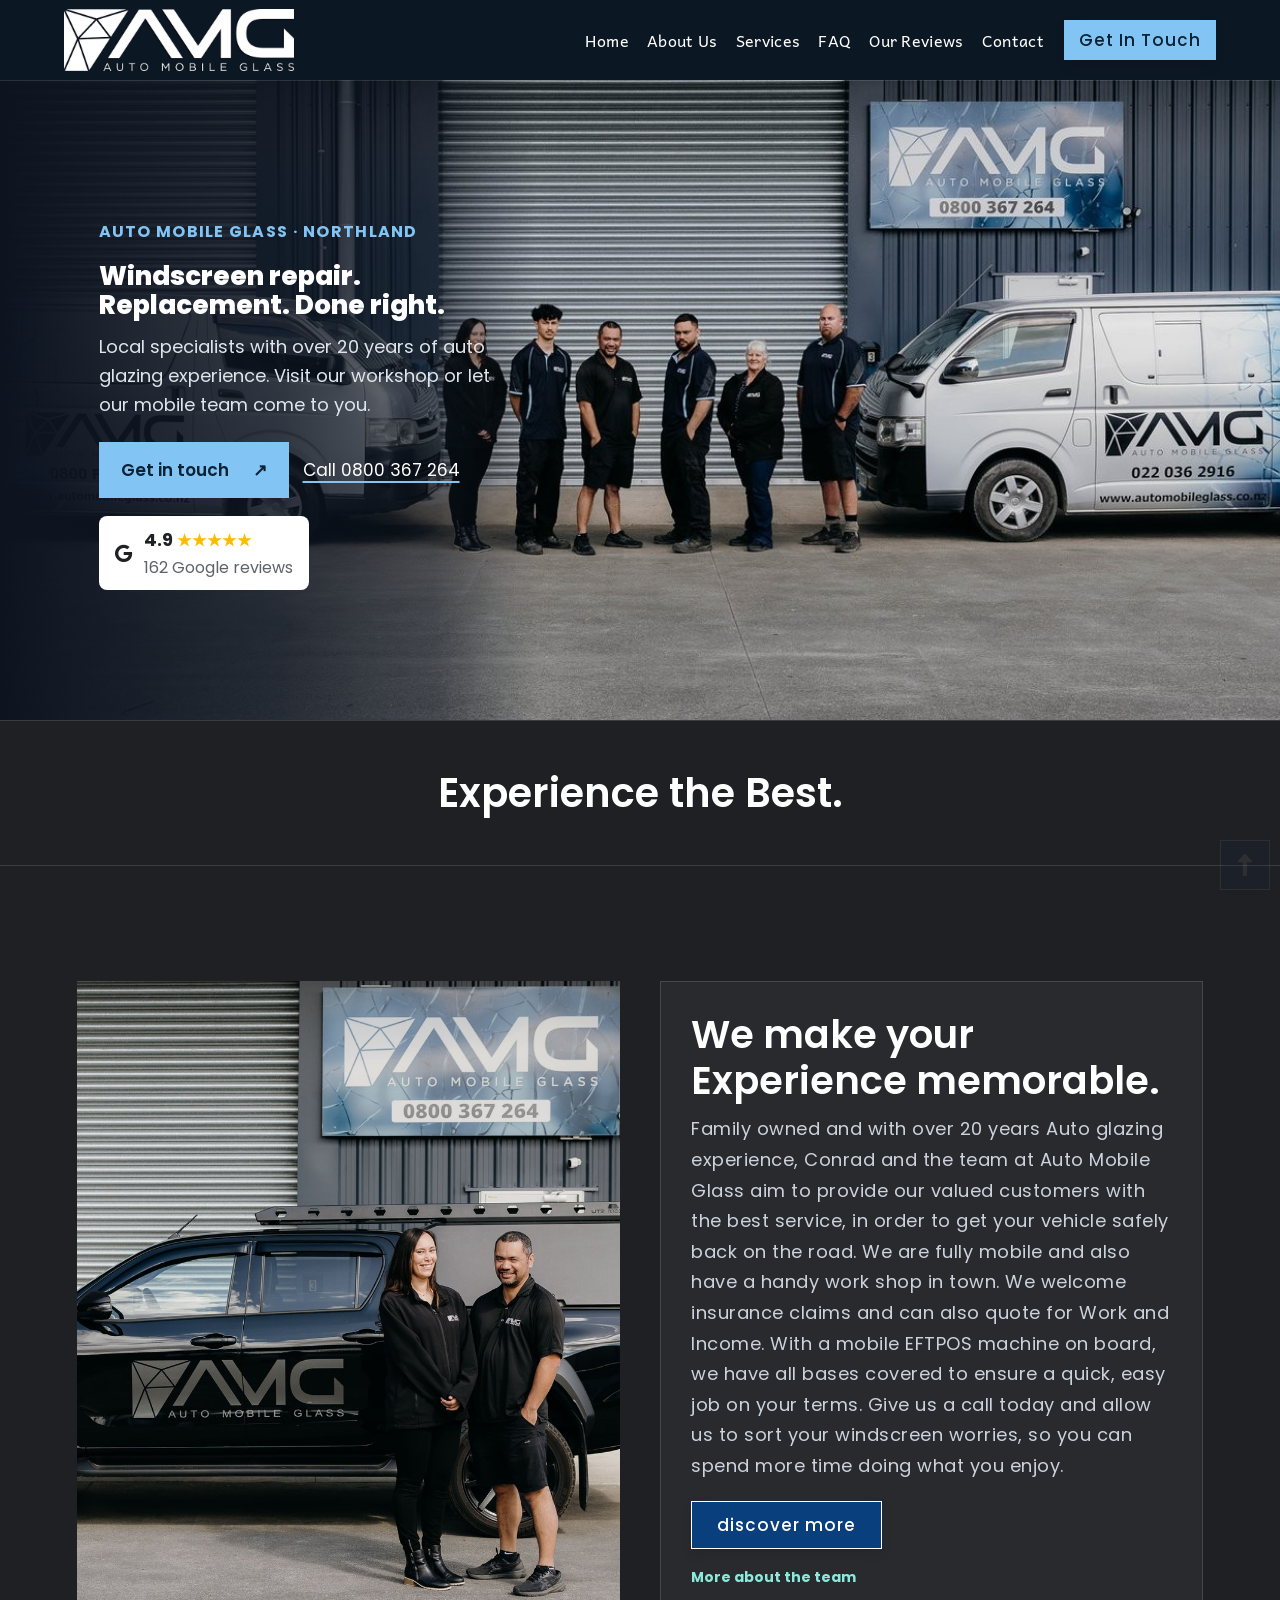
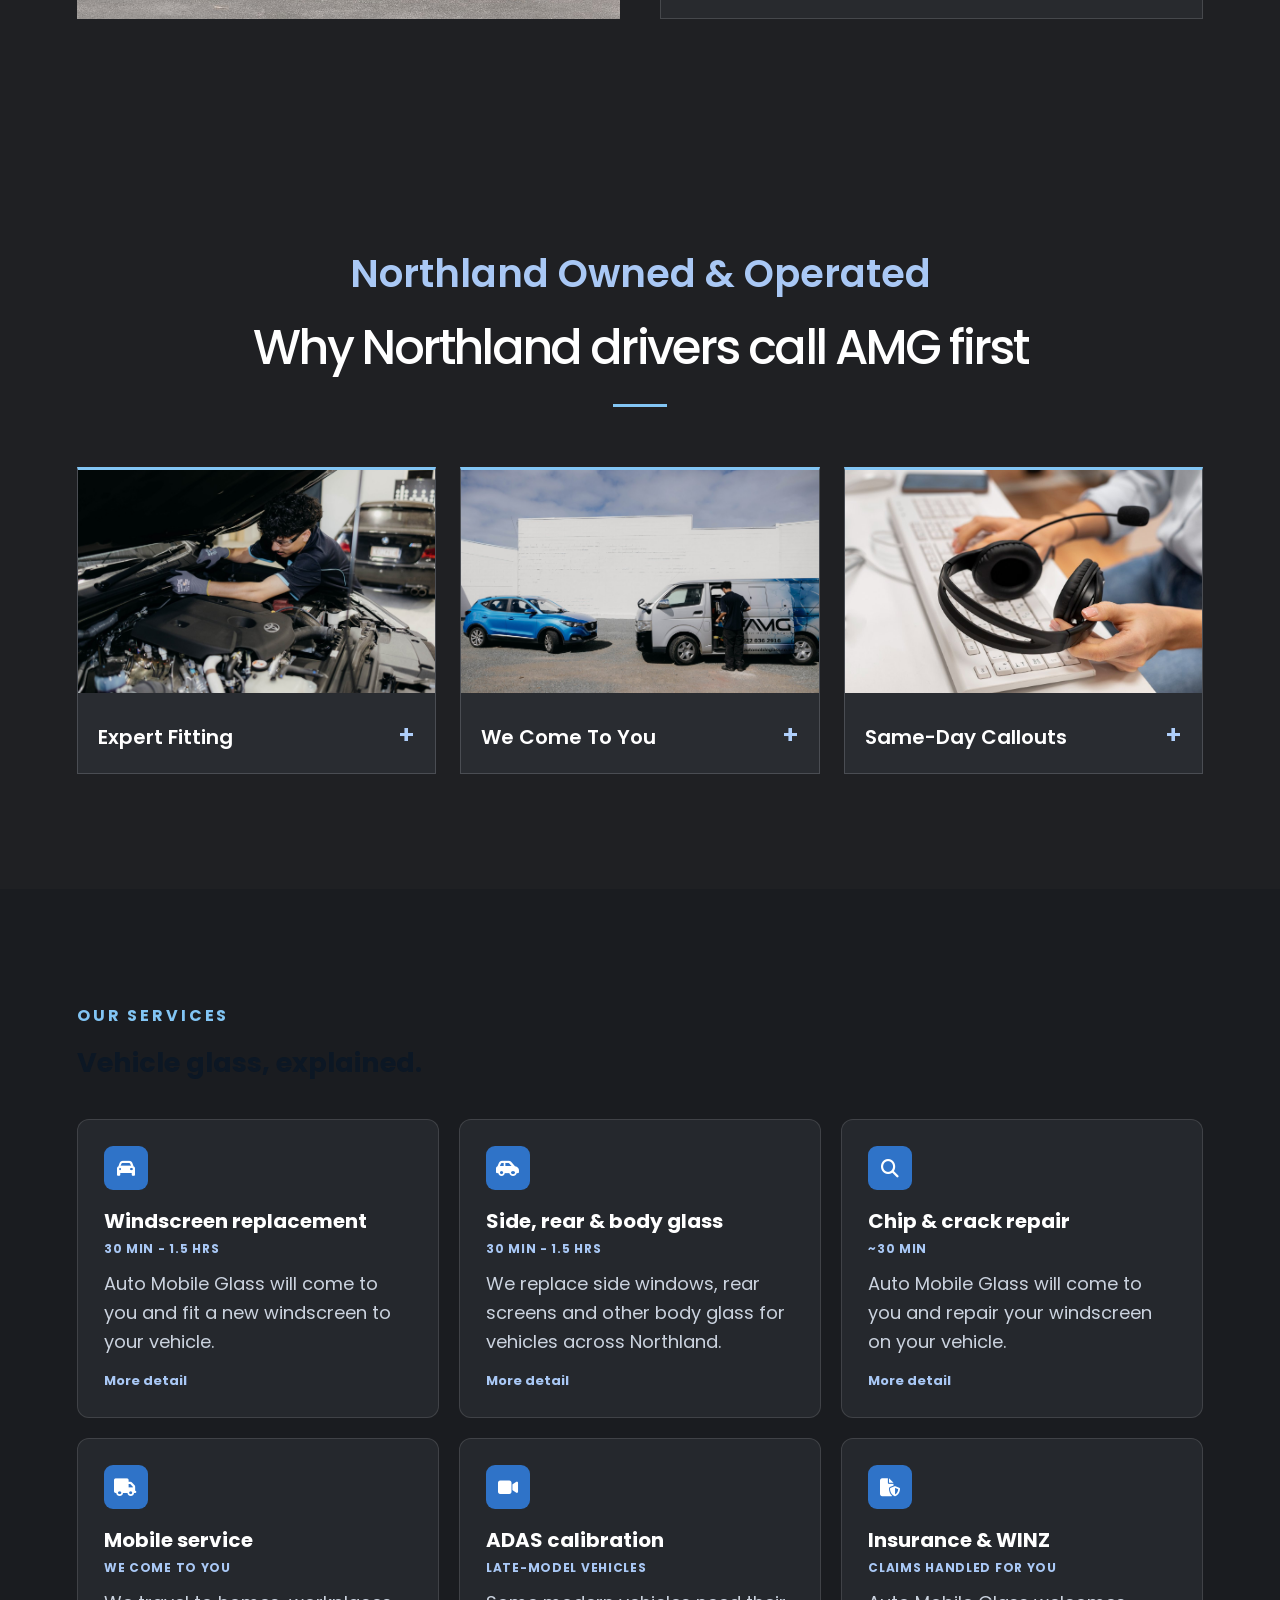
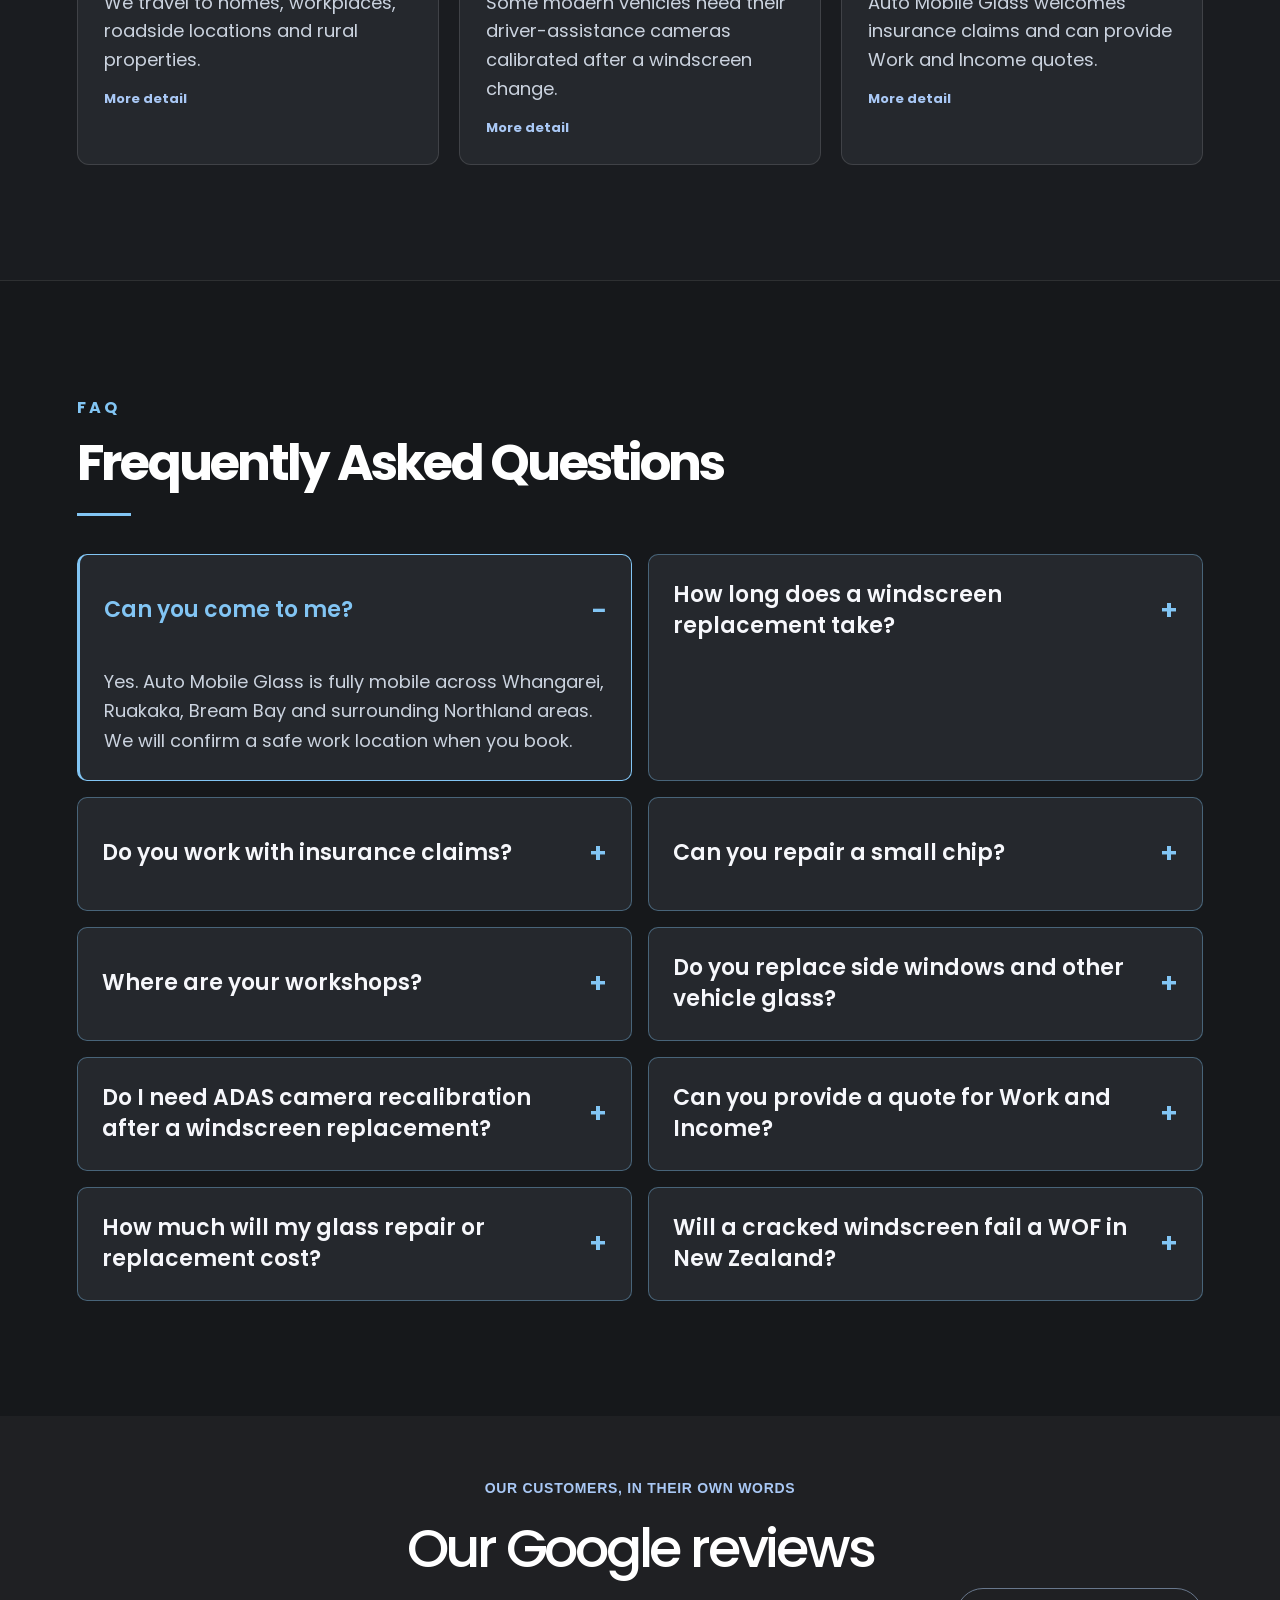
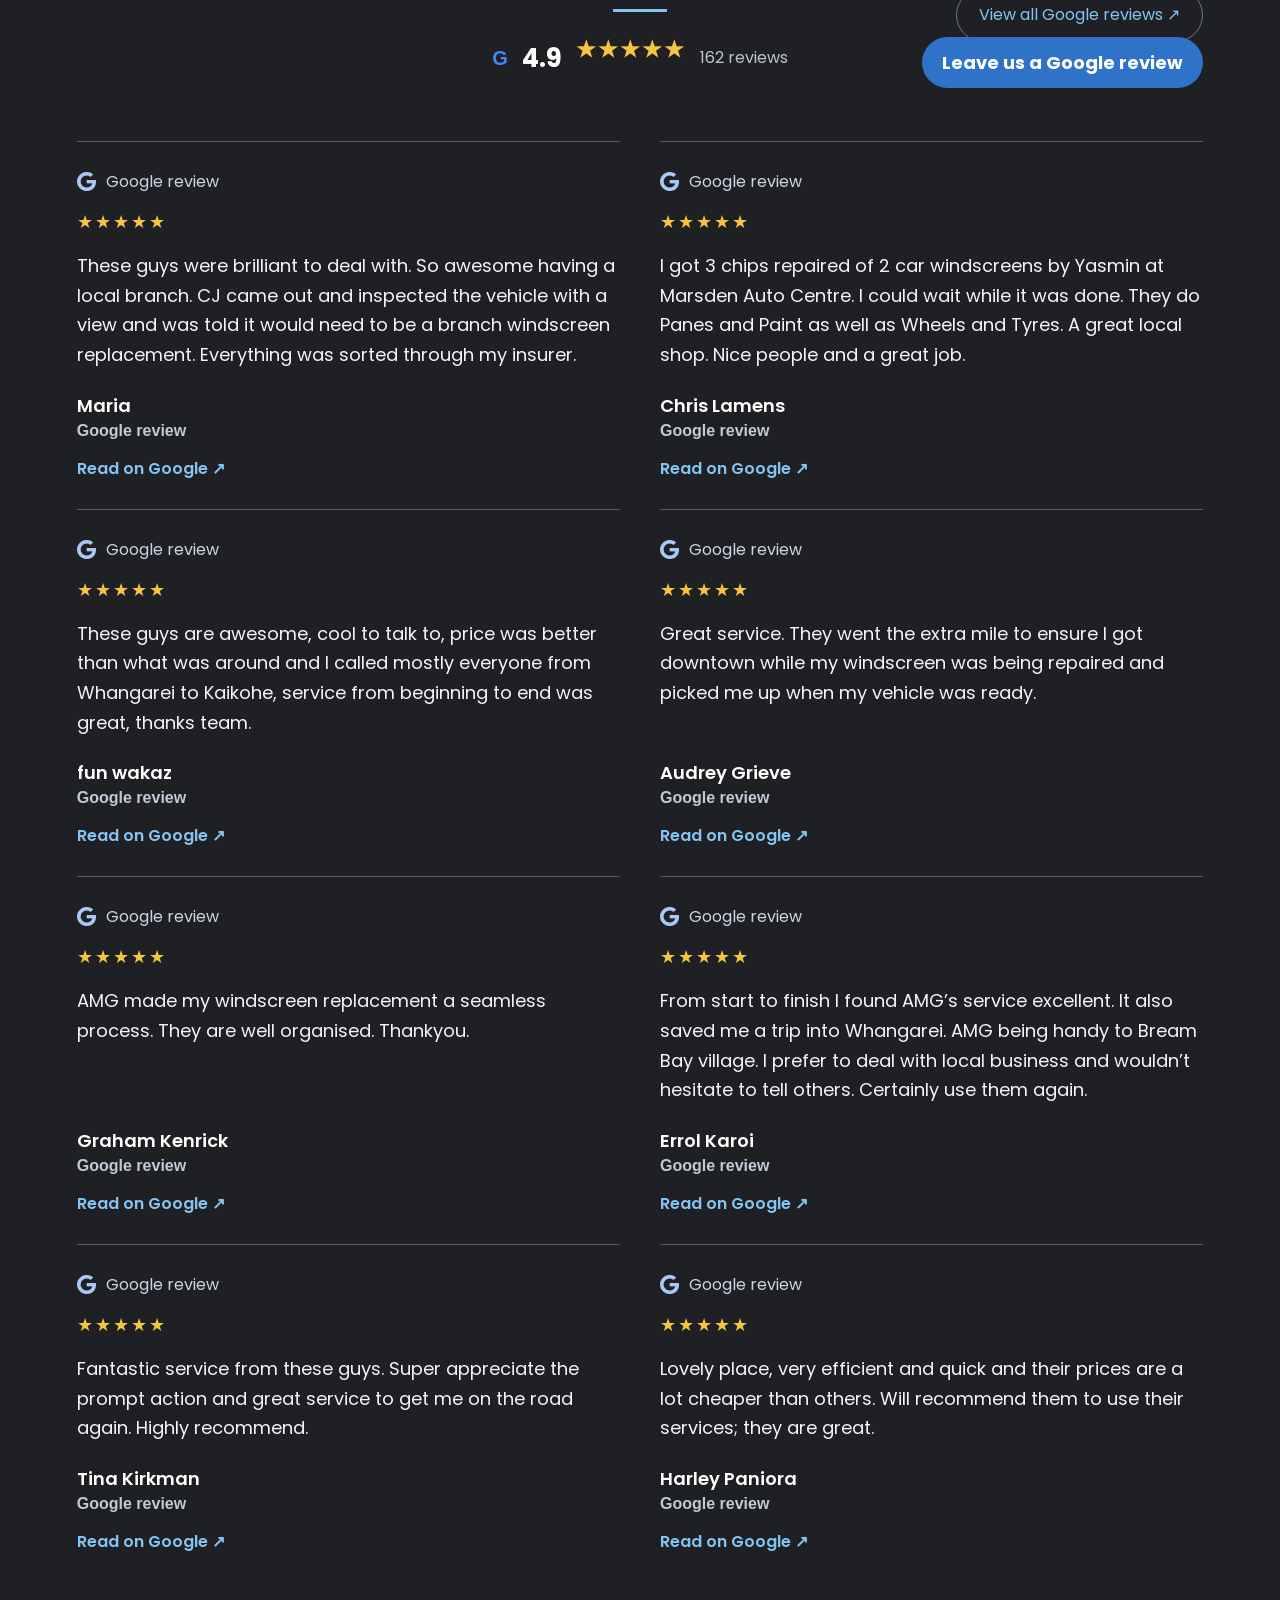
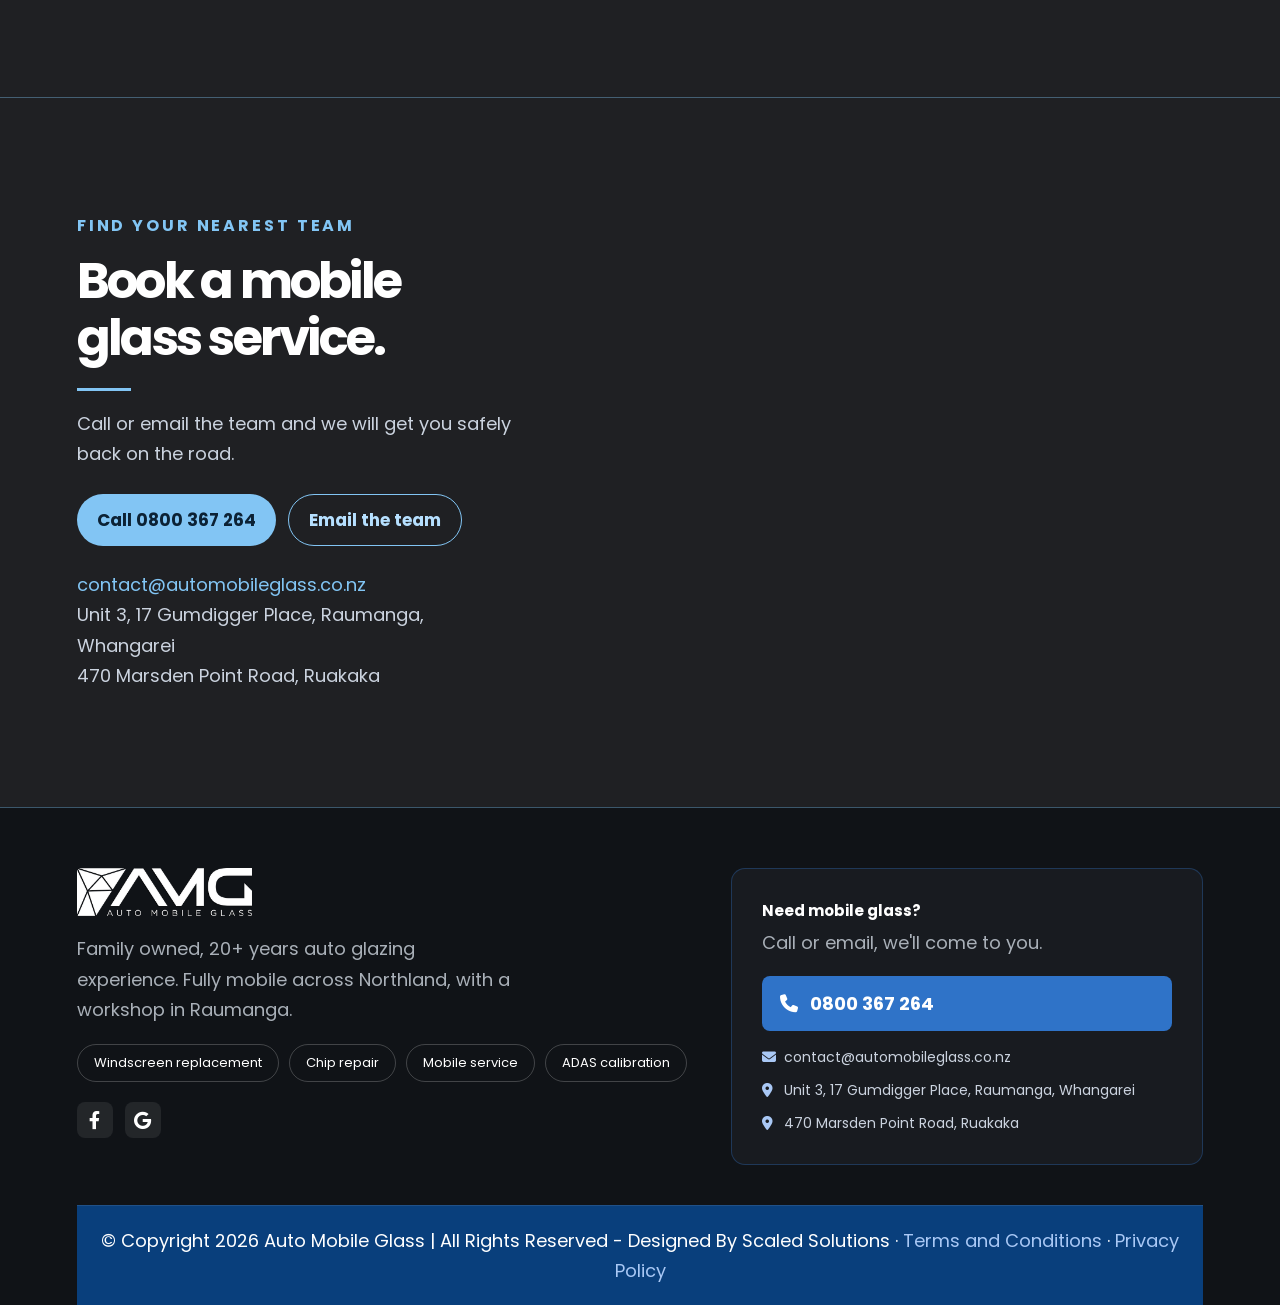
<file: index.html>
<!DOCTYPE html>

<html lang="en">
<head>
<meta charset="utf-8"/>
<meta content="IE=edge" http-equiv="X-UA-Compatible"/>
<meta content="width=device-width, initial-scale=1.0" name="viewport"/>
<!-- Title -->
<title>Auto Mobile Glass Repair| Northland</title>
<!-- Favicon -->
<link href="./assets/images/Logo/amg-fav-icon.png" rel="icon" type="image/x-icon"/>
<!-- Font-Awesome (CSS) -->
<link href="./assets/vendors/font-awesome/css/all.css" rel="stylesheet"/>
<!-- Magnific-Popup (CSS) -->
<link href="./assets/vendors/magnific-popup/magnific-popup.css" rel="stylesheet"/>
<!-- Swiper (CSS) -->
<link href="./assets/vendors/swiper/swiper.css" rel="stylesheet"/>
<!-- Custom Stylesheets -->
<link href="./assets/css/main.css" rel="stylesheet"/>
<link href="./assets/css/responsive.css" rel="stylesheet"/>
<style>
.home{position:relative}
.hero-review-rail{position:absolute;z-index:8;left:6%;bottom:7%;width:min(420px,calc(100% - 40px));padding:16px 20px;background:rgba(0,0,0,.68);border-left:4px solid #1d4f91;color:#fff;box-shadow:0 10px 28px rgba(0,0,0,.28)}
.hero-review-item{display:none}.hero-review-item.is-active{display:block}.hero-review-stars,.google-stars{color:#f5c542;letter-spacing:2px;font-size:1rem;margin-bottom:6px}.hero-review-item p{font-size:1rem;line-height:1.45;margin:0 0 7px}.hero-review-item strong{font-size:.78rem;letter-spacing:.04em;font-weight:600;color:#d7e4f5}.home-testimonial .heading span{color:#1d4f91}.home-testimonial .google-stars{margin-top:10px}
@media(max-width:700px){.hero-review-rail{left:18px;bottom:22px;width:calc(100% - 36px);padding:13px 15px}.hero-review-item p{font-size:.9rem}}
</style>
<style id="amg-refresh">
:root{--amg-blue:#24589b;--amg-ink:#0c1724;--amg-mist:#eef4fb}
body{background:#f7f9fc;color:var(--amg-ink)}
.header{box-shadow:0 1px 0 rgba(255,255,255,.12);position:relative;z-index:20;background:#0c1724!important}.header-1,.header-2{background:#0c1724!important}
.header-2{background:var(--amg-ink)}
.nav-btn{letter-spacing:.02em}
.page-title{position:relative;overflow:hidden;background:linear-gradient(115deg,#0b1724 0%,#18395f 58%,#2f73c8 100%);padding:84px 6% 58px}
.page-title:after{content:"";position:absolute;right:-10%;top:-65%;width:52%;height:210%;background:linear-gradient(120deg,transparent 0 45%,rgba(255,255,255,.09) 46% 48%,transparent 49%);transform:rotate(8deg);pointer-events:none}
.page-title .title,.page-title .link{position:relative;z-index:1}.page-title h2{font-size:clamp(2.6rem,6vw,5.4rem);letter-spacing:-.055em;margin:0 0 22px}.page-title .link{display:inline-flex;align-items:center;gap:12px;border:1px solid rgba(255,255,255,.36);background:rgba(255,255,255,.1);padding:12px 18px;border-radius:4px;backdrop-filter:blur(8px)}
.single-service{display:grid;grid-template-columns:minmax(230px,29%) 1fr;gap:clamp(28px,5vw,76px);max-width:1280px;margin:0 auto;padding:88px 6% 110px;align-items:start}.single-service .sidebar{position:sticky;top:28px}.single-service .category{border:1px solid #d8e2ef;box-shadow:0 16px 36px rgba(16,41,70,.08);background:#fff}.single-service .sidebar-heading{background:var(--amg-blue);padding:22px 24px}.single-service .sidebar-heading h2{margin:0;color:#fff;letter-spacing:.08em;font-size:1.05rem}.single-service .box-container a{display:block;padding:19px 22px;border-bottom:1px solid #e4ebf3;color:var(--amg-ink);transition:background .2s,color .2s}.single-service .box-container a:hover,.single-service .box-container a.active{background:var(--amg-mist);color:var(--amg-blue)}.single-service .box-container i{color:var(--amg-blue);margin-right:10px}.service-info{min-width:0}.service-info .image{height:clamp(250px,34vw,460px);overflow:hidden;margin-bottom:32px}.service-info .image img{width:100%;height:100%;object-fit:cover;display:block;filter:saturate(.9)}.service-info .content h2{font-size:clamp(2rem,4vw,3.5rem);letter-spacing:-.04em;color:var(--amg-ink);margin-bottom:16px}.service-gallery{display:grid;grid-template-columns:repeat(3,1fr);gap:14px;margin-top:28px}.service-gallery img{width:100%;height:180px;object-fit:cover;display:block}.home-review{background:var(--amg-mist)}
@media(max-width:800px){.single-service{grid-template-columns:1fr;padding-top:54px}.single-service .sidebar{position:static}.page-title{padding:64px 5% 44px}.service-gallery{grid-template-columns:1fr 1fr}}
@media(max-width:520px){.service-gallery{grid-template-columns:1fr}.service-gallery img{height:220px}}
</style>
<style id="amg-home-redesign">
/* Editorial service site refresh: hero remains untouched, content below becomes a dark Google-style review and service system. */
.search-car,.about,.blog.main,.services,.home-testimonial{background:#1f2023!important;color:#f6f7fb;padding:clamp(70px,9vw,130px) 6%!important}
.search-car>.box-container,.about>.box-container,.blog.main>.box-container,.services>.box-container,.home-testimonial>.heading,.home-testimonial>.testimonial-slider{max-width:1240px;margin-left:auto;margin-right:auto}
.search-car{padding-top:42px!important;padding-bottom:42px!important;border-top:1px solid rgba(255,255,255,.12);border-bottom:1px solid rgba(255,255,255,.12)}
.about .heading,.blog .heading,.services .heading,.home-testimonial .heading{text-align:left;margin-bottom:44px}.about .heading span,.blog .heading span,.services .heading span,.review-heading>span{color:#a9c8f5!important;letter-spacing:.17em;font-size:.74rem}.about .heading h2,.blog .heading h2,.services .heading h2{font-size:clamp(2.3rem,5vw,4.8rem);letter-spacing:-.055em;color:#fff;margin-top:14px}
.about .content,.blog .box,.services .box{background:#282a2e;border:1px solid rgba(255,255,255,.14);box-shadow:none}.about .content p,.blog .box p,.services .box p{color:#cdd3dd}.about .image img,.blog .box img,.services .box img{filter:saturate(.82);transition:transform .4s,filter .4s}.about .box:hover img,.blog .box:hover img,.services .box:hover img{transform:scale(1.035);filter:saturate(1)}
.services .box-container,.blog .box-container{gap:24px}.services .box h3,.blog .box h3{color:#fff}.services .box i{color:#f5c542}.services .box a,.blog .box a{color:#a9c8f5}
.home-testimonial{background:#1f2023!important}.home-testimonial .review-heading>span{color:#a9c8f5!important}.review-heading{position:relative}.review-heading h2{font-size:clamp(2.8rem,6vw,5.4rem);letter-spacing:-.06em;color:#fff;margin:12px 0 20px}.google-rating-line{display:flex;align-items:center;gap:14px}.google-mark,.review-google-mark{font-family:Arial,sans-serif;font-weight:800;color:#4285f4;font-size:2rem}.google-rating-line strong{font-size:2rem;color:#fff}.google-rating-line .google-stars{font-size:1.6rem;margin:0;color:#f5c542!important}.google-rating-line small{color:#bdc4cf;font-size:.9rem}.review-all-link{position:absolute;right:0;top:48%;color:#b8cef2;border:1px solid #68778c;border-radius:999px;padding:14px 22px}.testimonial-slider .swiper-wrapper{display:grid;grid-template-columns:repeat(3,minmax(0,1fr));gap:24px;transform:none!important}.testimonial-slider .swiper-slide{width:auto!important;height:auto!important}.home-testimonial .testi-item{min-height:420px;background:#292b2f;border:1px solid rgba(255,255,255,.14);border-radius:14px;padding:30px;display:flex;flex-direction:column}.home-testimonial .testi-item>i{display:none}.review-card-top{display:flex;align-items:center;gap:11px;margin-bottom:22px}.review-avatar{width:38px;height:38px;border-radius:50%;display:grid;place-items:center;background:#5366c9;color:white;font-weight:700}.review-source{color:#dce2ec;font-weight:600}.review-google-mark{font-size:1.55rem;margin-left:auto}.home-testimonial .google-stars{font-size:1.1rem;margin:0 0 18px;color:#f5c542!important;letter-spacing:2px}.google-rating-line .google-stars{color:#f5c542!important}.home-testimonial .testi-item p{color:#eef1f5;line-height:1.58;font-size:1rem}.home-testimonial .testi-item .text{margin-top:auto}.home-testimonial .testi-item h4{color:#fff;font-size:1.1rem}.home-testimonial .testi-item h6{color:#9ea8b6;line-height:1.45}.read-google{color:#a9c8f5;margin-top:24px;font-weight:600;font-size:.92rem}.home-testimonial .swiper-pagination{display:none}
@media(max-width:980px){.testimonial-slider .swiper-wrapper{grid-template-columns:repeat(2,minmax(0,1fr))}.review-all-link{position:static;display:inline-block;margin-top:24px}}
@media(max-width:640px){.testimonial-slider .swiper-wrapper{grid-template-columns:1fr}.home-testimonial .testi-item{min-height:0}.google-rating-line{flex-wrap:wrap;gap:9px}.google-rating-line .google-stars{width:100%}}
</style><link href="assets/css/usability.css" rel="stylesheet"/>
<style id="amg-faq-contact">
.amg-faq-section,.amg-contact-section{background:#16181b;color:#f6f7fb;padding:clamp(72px,9vw,128px) 6%;border-top:1px solid rgba(255,255,255,.1)}.amg-section-inner{max-width:1240px;margin:auto}.amg-section-kicker{color:#a9c8f5;font-size:.72rem;letter-spacing:.18em;font-weight:700;margin-bottom:15px}.amg-faq-section h2,.amg-contact-section h2{color:#fff;font-size:clamp(2.4rem,5vw,5rem);letter-spacing:-.055em;line-height:1.02;margin:0 0 38px}.amg-faq-grid{display:grid;grid-template-columns:repeat(2,minmax(0,1fr));gap:14px}.amg-faq-grid details{background:#25282d;border:1px solid rgba(255,255,255,.15);border-radius:10px;padding:0 24px}.amg-faq-grid summary{cursor:pointer;list-style:none;padding:24px 30px 24px 0;position:relative;font-size:1.05rem;font-weight:650}.amg-faq-grid summary::-webkit-details-marker{display:none}.amg-faq-grid summary:after{content:'+';position:absolute;right:0;color:#a9c8f5;font-size:1.5rem;top:18px}.amg-faq-grid details[open] summary:after{content:'−'}.amg-faq-grid p{color:#cbd3df;line-height:1.65;margin:0 0 24px;max-width:60ch}.amg-contact-section{background:#1f2023}.amg-contact-grid{display:grid;grid-template-columns:.82fr 1.18fr;gap:50px;align-items:start}.amg-contact-section h2{margin-bottom:18px}.amg-contact-section p{color:#cbd3df;line-height:1.6}.amg-contact-button{display:inline-block;margin:18px 0 22px;padding:14px 21px;background:#2f73c8;color:#fff;border-radius:999px;font-weight:700}.amg-contact-details a{color:#a9c8f5}.amg-map-grid{display:grid;grid-template-columns:repeat(2,1fr);gap:14px}.amg-map-grid iframe{width:100%;height:310px;border:0;border-radius:10px;filter:saturate(.8) contrast(1.02)}@media(max-width:760px){.amg-faq-grid,.amg-contact-grid,.amg-map-grid{grid-template-columns:1fr}.amg-map-grid iframe{height:260px}}

.amg-faq-section .amg-section-kicker{font-size:13px}
.amg-faq-grid summary{font-size:22px;line-height:1.4;font-weight:600;padding-right:36px}
.amg-faq-grid summary:after{font-size:28px;line-height:1.4;top:20px}
.amg-faq-grid p{font-size:18px;line-height:1.65;max-width:none}
@media(max-width:760px){.amg-faq-grid summary{font-size:20px}.amg-faq-grid details{padding:0 20px}}
</style><link href="assets/css/standard-hero.css" rel="stylesheet"/><link href="assets/css/readability.css" rel="stylesheet"/>
<style>
html{scroll-padding-top:110px}.amg-info-tab{background:#25282d;border:1px solid #ffffff26;border-radius:10px;margin:0 0 14px;color:#f6f7fb;scroll-margin-top:110px}.amg-info-tab>summary{cursor:pointer;list-style:none;font-size:22px;font-weight:600;padding:24px 60px 24px 24px;position:relative}.amg-info-tab>summary::-webkit-details-marker{display:none}.amg-info-tab>summary:after{content:'+';position:absolute;right:24px;color:#a9c8f5}.amg-info-tab[open]>summary:after{content:'−'}.amg-info-tab[open]>summary{color:#a9c8f5;border-bottom:1px solid #ffffff26}.amg-tab-body{padding:28px}.amg-tab-body p{font-size:18px;line-height:1.7;color:#cbd3df;margin:0 0 20px}.amg-tab-body h3{font-size:24px;color:#fff;margin:24px 0 14px}.amg-tab-body img{display:block;width:100%;max-width:640px;max-height:380px;object-fit:contain;margin:0 0 24px}.amg-tab-body blockquote{padding:20px 0;border-bottom:1px solid #ffffff26}.amg-tab-body cite{font-size:17px;color:#a9c8f5}.amg-faq-grid{align-items:start}#reviews>.amg-info-tab{max-width:1240px;margin:40px auto 0}@media(max-width:760px){.amg-info-tab>summary{font-size:20px;padding-left:20px}.amg-tab-body{padding:20px}}
</style><style id="amg-service-layout">
#services .amg-tab-body{padding:32px;display:grid;gap:32px}
.amg-service-row{display:grid;grid-template-columns:minmax(0,1.15fr) minmax(0,1fr);gap:36px;align-items:start}
.amg-service-row+.amg-service-row{border-top:1px solid #ffffff1a;padding-top:32px}
#services .amg-service-copy h3{font-size:clamp(21px,2vw,26px);line-height:1.3;margin:0 0 14px}
#services .amg-service-copy p{font-size:18px;line-height:1.65;margin:0 0 18px;max-width:65ch}
#services .amg-service-copy p+h3{margin-top:26px}
#services .amg-service-copy>:last-child{margin-bottom:0}
.amg-service-media{display:grid;gap:14px;min-width:0}
#services .amg-service-media img{width:100%;height:auto;aspect-ratio:16/10;object-fit:cover;max-width:none;max-height:300px;margin:0;border-radius:6px}
.amg-service-row-text{grid-template-columns:1fr}
#services .amg-service-row-text .amg-service-copy{max-width:850px}
@media(max-width:760px){#services .amg-tab-body{padding:22px 20px;gap:24px}.amg-service-row{grid-template-columns:1fr;gap:22px}.amg-service-row+.amg-service-row{padding-top:24px}#services .amg-service-media img{max-height:260px}#services .amg-service-copy p{font-size:17px}}

.amg-service-gallery{grid-template-columns:repeat(2,minmax(0,1fr))}#services .amg-service-gallery img{aspect-ratio:4/3}@media(max-width:420px){.amg-service-gallery{gap:10px}}
</style><link href="assets/css/blue-accents.css" rel="stylesheet"/>
<script type="application/ld+json">
{
  "@context": "https://schema.org",
  "@type": "AutoGlassShop",
  "name": "Auto Mobile Glass",
  "alternateName": "AMG",
  "description": "Mobile windscreen replacement, chip and crack repair, and ADAS camera calibration across Northland, New Zealand.",
  "url": "https://www.automobileglass.co.nz/",
  "telephone": "+64800367264",
  "email": "contact@automobileglass.co.nz",
  "address": [
    {
      "@type": "PostalAddress",
      "streetAddress": "Unit 3, 17 Gumdigger Place, Raumanga",
      "addressLocality": "Whangarei",
      "postalCode": "0110",
      "addressCountry": "NZ"
    },
    {
      "@type": "PostalAddress",
      "streetAddress": "470 Marsden Point Road",
      "addressLocality": "Ruakaka",
      "postalCode": "0171",
      "addressCountry": "NZ"
    }
  ],
  "areaServed": [
    "Whangarei",
    "Ruakaka",
    "Waipu",
    "Mangawhai",
    "Dargaville",
    "Kerikeri",
    "Northland"
  ],
  "sameAs": [
    "https://www.facebook.com/automobileglasswhangarei"
  ]
}
</script>
<script type="application/ld+json">
{
  "@context": "https://schema.org",
  "@type": "FAQPage",
  "mainEntity": [
    {
      "@type": "Question",
      "name": "Can you come to me?",
      "acceptedAnswer": {
        "@type": "Answer",
        "text": "Yes. Auto Mobile Glass is fully mobile across Whangarei, Ruakaka, Bream Bay and surrounding Northland areas. We will confirm a safe work location when you book."
      }
    },
    {
      "@type": "Question",
      "name": "How long does a windscreen replacement take?",
      "acceptedAnswer": {
        "@type": "Answer",
        "text": "Most replacements take around 30 minutes to 1.5 hours, depending on the vehicle and the glass required. We will give you a clear time estimate before starting."
      }
    },
    {
      "@type": "Question",
      "name": "Do you work with insurance claims?",
      "acceptedAnswer": {
        "@type": "Answer",
        "text": "Yes. We welcome insurance work and can help you through the claim details. Have your policy information ready when you call."
      }
    },
    {
      "@type": "Question",
      "name": "Can you repair a small chip?",
      "acceptedAnswer": {
        "@type": "Answer",
        "text": "Often, yes. A chip should be checked early before it spreads. Send us a photo or call 0800 367 264 and we will advise the best next step."
      }
    },
    {
      "@type": "Question",
      "name": "Where are your workshops?",
      "acceptedAnswer": {
        "@type": "Answer",
        "text": "You can find us at Unit 3, 17 Gumdigger Place, Raumanga, Whangarei, and 470 Marsden Point Road, Ruakaka. Call ahead to arrange an appointment at the location that suits you."
      }
    },
    {
      "@type": "Question",
      "name": "Do you replace side windows and other vehicle glass?",
      "acceptedAnswer": {
        "@type": "Answer",
        "text": "Yes. Alongside windscreens, we offer vehicle body glass replacement. Tell us which window is damaged and your vehicle details so we can check the glass required and arrange the work."
      }
    },
    {
      "@type": "Question",
      "name": "Do I need ADAS camera recalibration after a windscreen replacement?",
      "acceptedAnswer": {
        "@type": "Answer",
        "text": "Many modern vehicles need their ADAS cameras recalibrated after a windscreen replacement, because even a few millimetres of difference in the new glass position can affect lane-keeping, forward collision and other camera-based safety systems. Auto Mobile Glass checks whether your vehicle needs calibration as part of the job and can carry it out for late-model vehicles, something not every Northland glass company offers."
      }
    },
    {
      "@type": "Question",
      "name": "Can you provide a quote for Work and Income?",
      "acceptedAnswer": {
        "@type": "Answer",
        "text": "Yes. We can provide quotes for Work and Income. Contact our team with your vehicle details and the work needed, and let us know you require a Work and Income quote."
      }
    },
    {
      "@type": "Question",
      "name": "How much will my glass repair or replacement cost?",
      "acceptedAnswer": {
        "@type": "Answer",
        "text": "Contact us for a quote for your vehicle and the glass work required. Let us know whether you need a repair or replacement and whether you plan to make an insurance claim."
      }
    },
    {
      "@type": "Question",
      "name": "Will a cracked windscreen fail a WOF in New Zealand?",
      "acceptedAnswer": {
        "@type": "Answer",
        "text": "Often, yes. A crack anywhere inside the critical vision area directly ahead of the driver will fail a WOF, and cracks elsewhere on the windscreen fail once they pass about 150mm or the glass is otherwise too damaged to see through safely. If you are not sure whether your damage will pass, Auto Mobile Glass can check it and advise whether a repair or full replacement is the safer option."
      }
    }
  ]
}
</script>
<style>
.amg-services-section{background:#1a1c20;padding:clamp(72px,9vw,128px) 6%}
.amg-service-grid{display:grid;grid-template-columns:repeat(3,minmax(0,1fr));gap:20px;margin-top:36px}
.amg-service-card{background:#25282d;border:1px solid #ffffff1f;border-radius:12px;padding:26px}
.amg-service-card-icon{width:44px;height:44px;border-radius:9px;background:#2f73c8;color:#fff;display:flex;align-items:center;justify-content:center;font-size:18px;margin-bottom:16px}
.amg-service-card h3{font-size:20px;color:#fff;margin:0 0 4px}
.amg-service-card-meta{color:#a9c8f5;font-size:12px;font-weight:700;text-transform:uppercase;letter-spacing:.06em;margin-bottom:12px}
.amg-service-card-teaser{color:#cbd3df;font-size:15px;line-height:1.6;margin:0 0 14px}
.amg-service-more summary{cursor:pointer;list-style:none;color:#a9c8f5;font-size:13px;font-weight:700}
.amg-service-more summary::-webkit-details-marker{display:none}
.amg-service-more-body{padding-top:14px;border-top:1px solid #ffffff1a;margin-top:14px}
.amg-service-more-body p{color:#cbd3df;font-size:15px;line-height:1.7;margin:0 0 14px}
.amg-service-more-body h3{font-size:17px;color:#fff;margin:16px 0 8px}
.amg-service-more-body img{display:block;width:100%;max-width:480px;max-height:280px;object-fit:contain;margin:0 0 14px}
@media(max-width:900px){.amg-service-grid{grid-template-columns:1fr}}
.amg-about-more{margin-top:18px}
.amg-about-more summary{cursor:pointer;list-style:none;color:#8ce9dc;font-weight:700;font-size:14px}
.amg-about-more summary::-webkit-details-marker{display:none}
.amg-about-more-body{padding-top:16px}
</style><style>
.amg-about-more{margin-top:18px}
.amg-about-more summary{cursor:pointer;list-style:none;color:#8ce9dc;font-weight:700;font-size:14px}
.amg-about-more summary::-webkit-details-marker{display:none}
.amg-about-more-body{padding-top:16px;display:flex;flex-direction:column;gap:24px}
.amg-about-more-body .amg-service-row{display:flex;flex-wrap:wrap;gap:24px;align-items:flex-start}
.amg-about-more-body .amg-service-copy{flex:1 1 280px;min-width:0}
.amg-about-more-body .amg-service-copy h3{font-size:1.1rem;margin:0 0 8px;color:#fff}
.amg-about-more-body .amg-service-copy p{margin:0 0 10px;color:#cbd3df;line-height:1.6}
.amg-about-more-body .amg-service-media{flex:0 0 260px;max-width:260px}
.amg-about-more-body .amg-service-media img{display:block;width:100%;height:auto;max-height:220px;object-fit:cover;border-radius:8px}
.amg-about-more-body .amg-service-gallery{display:flex;gap:10px;flex-wrap:wrap;max-width:none;flex:1 1 100%}
.amg-about-more-body .amg-service-gallery img{width:110px;height:110px;object-fit:cover;border-radius:8px;flex:0 0 auto}
</style></head>
<body class="amg-home" id="top">
<div aria-label="Loading Auto Mobile Glass" class="site-loader" hidden="" id="site-loader" role="status">
<img alt="Auto Mobile Glass" fetchpriority="high" src="assets/images/Logo/amglogo_white.webp" width="320"/>
<span aria-hidden="true" class="site-loader-track"></span>
</div>
<script>
  (() => {
    const loader = document.getElementById('site-loader');
    const started = performance.now();
    let closing = false;
    loader.hidden = false;
    function dismiss() {
      if (closing) return;
      closing = true;
      setTimeout(() => {
        loader.classList.add('is-loaded');
        setTimeout(() => loader.remove(), 350);
      }, Math.max(0, 500 - (performance.now() - started)));
    }
    window.addEventListener('load', dismiss, {once: true});
    window.addEventListener('pageshow', event => { if (event.persisted) dismiss(); });
    setTimeout(dismiss, 4000);
  })();
  </script>
<!-- ==================== Scroll-Top Area (Start) ==================== -->
<a class="scroll-top" href="#">
<i class="fas fa-long-arrow-alt-up"></i>
</a>
<!-- ==================== Scroll-Top Area (End) ==================== -->
<!-- ==================== Header Area (Start) ==================== -->
<header>
<!-- ===== Header Area (Start) ===== -->
<div class="header">
<div class="header-1">
<ul class="header-contacts">
<li><i class="fas fa-phone"></i><span>0800 367 264</span></li>
<li><i class="fas fa-envelope"></i><span class="gmail">contact@automobileglass.co.nz</span></li>
</ul>
<!-- Contacts -->
<ul class="social-contacts">
<li><a class="fab fa-facebook-f" href="https://www.facebook.com/automobileglasswhangarei/" target="_blank"></a></li>
<li><a class="fab fa-google" href="https://maps.app.goo.gl/eV6AyjWXwF5srSbz9" target="_blank"></a></li>
<!-- <li><a href="#" class="fab fa-instagram"></a></li><li><a href="#" class="fab fa-linkedin"></a></li> -->
</ul>
</div>
<div class="header-2">
<div class="icon fa-solid fa-bars-staggered" id="menu-btn"></div>
<!-- Logo -->
<a class="logo" href="#top">
<img alt="logo" src="./assets/images/Logo/amglogo_white.webp" width="200"/>
<!-- <div class="logo-name">
            <h3><span>Elite</span>Cars</h3>
            <p>car rental service</p>
          </div> -->
</a>
<div class="container">
<!-- Navbar -->
<nav class="navbar">
<a class="nav-btn" href="#top">home</a>
<a class="nav-btn" href="#about-more">About Us</a>
<a class="nav-btn" href="#services">Services</a>
<a class="nav-btn" href="#faq">FAQ</a>
<a class="nav-btn" href="#reviews">Our Reviews</a>
<!--  <div class="dropdown-menu">
              <button class="nav-btn">about <i class="fas fa-angle-down"></i> </button>
              <div class="dropdown-content">
                <a href="About.html">about us</a>
                <a href="About.html">team</a>
                <a href="Testimonials.html">testimonials</a>
                <a href="contact.html">faqs</a>
              </div>
            </div>
 
            <div class="dropdown-menu">
              <button class="nav-btn">Pages <i class="fas fa-angle-down"></i> </button>
              <div class="dropdown-content">
                <a href="Service.html">Services</a>
                <a href="Service.html">Single Service</a>
                <a href="index.html">Gallery</a>
                <a href="contact.html">login</a>
                <a href="contact.html">register</a>
                <a href="contact.html">forgotPwd</a>
              </div>
            </div>

            <div class="dropdown-menu">
              <button class="nav-btn">cars <i class="fas fa-angle-down"></i> </button>
              <div class="dropdown-content">
                <a href="Service.html">car grid</a>
                <a href="Service.html">car list</a>
                <a href="Service.html">single car</a>
                <a href="contact.html">cart</a>
                <a href="contact.html">checkout</a>
              </div>
            </div>

            <div class="dropdown-menu">
              <button class="nav-btn">blog <i class="fas fa-angle-down"></i> </button>
              <div class="dropdown-content">
                <a href="index.html">blogs grid</a>
                <a href="index.html">blogs list</a>
                <a href="index.html">single blog</a>
              </div>
            </div> -->
<a class="nav-btn" href="#contact-section">contact</a>
</nav>
<a class="btn" href="#contact-section">Get In Touch</a>
</div>
</div>
</div>
<!-- ===== Header Area (Ends) ===== -->
<!-- ===== Mobile Menu Area (Start) ===== -->
<div class="mobile-menu">
<div class="fa-solid fa-angles-left" id="close-side-bar"></div>
<nav class="mobile-navbar">
<div class="nav-link">
<div class="main-nav-link"> <a class="nav-btn" href="#top">home</a> </div>
</div>
<div class="nav-link">
<div class="main-nav-link"> <a class="nav-btn" href="#about-more">about us</a> </div>
</div>
<div class="nav-link">
<div class="main-nav-link"> <a class="nav-btn" href="#services">services</a> </div>
</div>
<div class="nav-link">
<div class="main-nav-link"> <a class="nav-btn" href="#faq">FAQ</a> </div>
</div>
<div class="nav-link">
<div class="main-nav-link"> <a class="nav-btn" href="#reviews">Our Reviews</a> </div>
</div>
<div class="nav-link">
<div class="main-nav-link"> <a class="nav-btn" href="#contact-section">contact</a> </div>
</div>
</nav>
</div>
<!-- ===== Mobile Menu Area (Ends) ===== -->
</header>
<!-- ==================== Header Area (End) ==================== -->
<!-- ==================== Home-Slider Area (Start) ==================== -->
<section aria-labelledby="hero-title" id="amg-new-hero">
<div id="amg-new-hero-bg"><img alt="The Auto Mobile Glass team alongside their service vans" fetchpriority="high" height="619" src="assets/images/Home/amg-team-banner.jpg" width="1600"/></div>
<div id="amg-new-hero-copy">
<p class="amg-hero-eyebrow">Auto Mobile Glass · Northland</p>
<h1 id="hero-title">Windscreen repair. Replacement. Done right.</h1>
<p class="amg-hero-description">Local specialists with over 20 years of auto glazing experience. Visit our workshop or let our mobile team come to you.</p>
<div id="amg-new-hero-actions">
<a class="amg-hero-primary" href="#contact-section">Get in touch <span aria-hidden="true">↗</span></a>
<a class="amg-hero-phone" href="tel:0800367264">Call 0800 367 264</a>
</div>
<a aria-label="Read our Google reviews: rated 4.9 from 162 reviews" id="amg-new-hero-rating" href="#reviews">
<i aria-hidden="true" class="fab fa-google"></i><span><strong>4.9 <span aria-hidden="true" class="amg-hero-stars">★★★★★</span></strong><span class="amg-hero-rating-caption">162 Google reviews</span></span>
</a>
</div>
</section>
<style>
#amg-new-hero{position:relative;isolation:isolate;min-height:640px;overflow:hidden;background:#0d1420}
#amg-new-hero-bg{position:absolute;inset:0;z-index:-2}
#amg-new-hero-bg img{width:100%;height:100%;object-fit:cover;object-position:center center}
#amg-new-hero:after{content:'';position:absolute;inset:0;z-index:-1;background:linear-gradient(90deg,#0d1420 0%,#0d1420cc 22%,#0d142088 34%,#0d142000 42%)}
#amg-new-hero-copy{position:relative;max-width:38%;padding:110px 0 48px 3%}
#amg-new-hero-copy .amg-hero-eyebrow{color:#8ce9dc;text-transform:uppercase;letter-spacing:.08em;font-weight:700;font-size:.8rem}
#amg-new-hero-copy h1{font-size:clamp(1.9rem,3vw,2.6rem);color:#fff;margin:10px 0 14px;line-height:1.1;font-weight:800}
#amg-new-hero-copy .amg-hero-description{color:#dfe5ea;font-size:1rem;margin:0 0 22px;line-height:1.6}
#amg-new-hero-actions{display:flex;align-items:center;flex-wrap:wrap;gap:14px;margin-bottom:18px}
#amg-new-hero-rating{display:inline-flex;align-items:center;gap:12px;background:#fff;color:#202124;border-radius:8px;padding:10px 16px;text-decoration:none}
#amg-new-hero-rating .amg-hero-stars{color:#fbbc04;letter-spacing:1px}
#amg-new-hero-rating .amg-hero-rating-caption{display:block;font-size:12px;color:#5f6368}
@media(max-width:900px){#amg-new-hero-copy{max-width:100%;padding:90px 6% 40px}#amg-new-hero:after{background:linear-gradient(180deg,#0d1420 0%,#0d1420cc 30%,#0d142000 65%)}#amg-new-hero{min-height:520px}}
</style>
<!-- ==================== Home-Slider Area (End) ==================== -->
<!-- ==================== Search-Car Area (Start) ==================== -->
<section class="search-car">
<h4>Experience the Best.</h4>
</section>
<!-- ==================== Search-Car Area (End) ==================== -->
<!-- ==================== About Area (Start) ==================== -->
<section class="about" id="about">
<div class="box-container">
<div class="about-photo"><img alt="Two Auto Mobile Glass team members beside the company ute" height="1067" loading="lazy" src="./assets/images/About/about-page.jpeg" width="1600"/></div>
<div class="content">
<div class="text">
<div class="heading">
<!--<span>know about us</span> -->
</div>
<h3>We make your Experience memorable.</h3>
<p>Family owned and with over 20 years Auto glazing experience, Conrad and the team at Auto Mobile Glass aim to provide our valued customers with the best service, in order to get your vehicle safely back on the road. We are fully mobile and also have a handy work shop in town. We welcome insurance claims and can also quote for Work and Income. With a mobile EFTPOS machine on board, we have all bases covered to ensure a quick, easy job on your terms. Give us a call today and allow us to sort your windscreen worries, so you can spend more time doing what you enjoy.</p>
<a class="btn" href="#about-more">discover more</a><details id="about-more" class="amg-about-more"><summary>More about the team</summary><div class="amg-about-more-body"><div class="amg-service-row"><div class="amg-service-copy"><h3>We make your experience memorable.</h3><p>Family owned and with over 20 years Auto glazing experience, Conrad and the team at Auto Mobile Glass aim to provide our valued customers with the best service, in order to get your vehicle safely back on the road. We are fully mobile and also have a handy work shop in town. We welcome insurance claims and can also quote for Work and Income. With a mobile EFTPOS machine on board, we have all bases covered to ensure a quick, easy job on your terms. Give us a call today and allow us to sort your windscreen worries, so you can spend more time doing what you enjoy.</p></div><div class="amg-service-media"><img alt="" loading="lazy" src="./assets/images/About/About.png"/></div></div><div class="amg-service-row"><div class="amg-service-copy"><h3>Support for break-ins and emergencies</h3><h3>Professional Installation</h3><h3>24hr support for emergencies</h3><h3>Repair or Replace</h3></div><div class="amg-service-media amg-service-gallery"><img alt="" loading="lazy" src="./assets/images/Team/team1.jpg"/><img alt="" loading="lazy" src="./assets/images/Team/team2.jpg"/><img alt="" loading="lazy" src="./assets/images/Team/team3.jpg"/></div></div></div></details>
</div>
</div>
</div>
</section>
<!-- ==================== About Area (End) ==================== -->
<!-- ==================== Blogs Area (Start) ==================== -->
<section class="blog main">
<div class="heading">
<span>Northland owned &amp; operated</span>
<h2>Why Northland drivers call AMG first</h2>
</div>
<div class="box-container">
<details class="blog-item feature-disclosure"><summary><div class="image"><img alt="" loading="lazy" src="./assets/images/Blog/Blogs/bonnet.jpeg"/></div><span class="feature-title">Expert Fitting<span aria-hidden="true" class="feature-toggle">+</span></span></summary><div class="feature-body"><p>Our team uses the latest windscreen tooling and installation methods for professional glass repairs and replacements.</p><a href="#windscreen-replacement">Explore our services <span aria-hidden="true">↗</span></a></div></details>
<details class="blog-item feature-disclosure"><summary><div class="image"><img alt="" loading="lazy" src="./assets/images/Blog/Blogs/bonner2.jpeg"/></div><span class="feature-title">We Come To You<span aria-hidden="true" class="feature-toggle">+</span></span></summary><div class="feature-body"><p>We can come to your home or workplace. The location needs to be suitable for safe glass repair or replacement.</p><a href="#mobile-service">About our mobile service <span aria-hidden="true">↗</span></a></div></details>
<details class="blog-item feature-disclosure"><summary><div class="image"><img alt="" loading="lazy" src="./assets/images/Blog/Blogs/auto4.jpg"/></div><span class="feature-title">Same-Day Callouts<span aria-hidden="true" class="feature-toggle">+</span></span></summary><div class="feature-body"><p>Need help with damaged vehicle glass? Call our team to discuss the damage and arrange the next available appointment.</p><a href="tel:0800367264">Call 0800 367 264 <span aria-hidden="true">↗</span></a></div></details>
</div>
</section>
<!-- ==================== Blogs Area (End) ==================== -->
<!-- ==================== Services Area (Start) ==================== -->
<section class="amg-services-section" id="services"><div class="amg-section-inner"><div class="amg-section-kicker">OUR SERVICES</div><h2>Vehicle glass, explained.</h2><div class="amg-service-grid">
<div class="amg-service-card">
<div class="amg-service-card-icon"><i class="fas fa-car"></i></div>
<h3>Windscreen replacement</h3>
<div class="amg-service-card-meta">30 min - 1.5 hrs</div>
<p class="amg-service-card-teaser">Auto Mobile Glass will come to you and fit a new windscreen to your vehicle.</p>
<details class="amg-service-more">
<summary>More detail</summary>
<div class="amg-service-more-body"><div class="amg-service-row"><div class="amg-service-copy"><h3>Windscreen Replacement</h3><p>Auto Mobile Glass will come to you and fit a new windscreen to your vehicle. Please note that some car parks or locations will not be suitable under health and safety regulations.</p></div><div class="amg-service-media"><img alt="Auto Mobile Glass service" loading="lazy" src="./assets/images/Service/Services/windscreen-replacement.jpg"/></div></div><div class="amg-service-row"><div class="amg-service-copy"><h3>Laminated Windscreen</h3><p>By law, all modern vehicles are fitted with laminated glass. The windscreen for a vehicle is structural, so must be replaced correctly to ensure occupant safety. By law all glass fitted to any vehicle must meet all safety glass regulations. On average it may take 30mins to 1hrs to fit a windscreen correctly depending on the vehicle</p></div><div class="amg-service-media amg-service-gallery"><img alt="" loading="lazy" src="./assets/images/Service/Services/laminated-screen1.jpg"/><img alt="" loading="lazy" src="./assets/images/Service/Services/laminated-screen2.png"/></div></div><div class="amg-service-row amg-service-row-text"><div class="amg-service-copy"><h3>Extra attachments  on your windscreen</h3><p>Some newer/more modern cars can have special features attached to the windscreen. These can include rain sensors, cameras(ADAS) and other types of sensors. Please let us know if you are aware of any attachments you may have, as this can increase the time required to get your vehicle safely back on the road. Please contact for help.</p><h3>Mobile windscreen replacement</h3><p>Auto Mobile Glass replaces windscreens at homes, workplaces, roadside locations and rural properties across Northland. Typical replacement time is 30 minutes to 1.5 hours, depending on the vehicle.</p><p>Ask about insurance, adhesive drive-away time and ADAS calibration for your vehicle.</p></div></div></div>
</details>
</div>
<div class="amg-service-card">
<div class="amg-service-card-icon"><i class="fas fa-car-side"></i></div>
<h3>Side, rear & body glass</h3>
<div class="amg-service-card-meta">30 min - 1.5 hrs</div>
<p class="amg-service-card-teaser">We replace side windows, rear screens and other body glass for vehicles across Northland.</p>
<details class="amg-service-more">
<summary>More detail</summary>
<div class="amg-service-more-body"><div class="amg-service-row"><div class="amg-service-copy"><h3>Side and rear vehicle glass</h3><p>We replace side windows, rear screens and other body glass for vehicles across Northland. Call with the make, model and glass required so availability can be checked.</p><h3>Body glass Replacement</h3><p>Auto Mobile Glass will come to you and fit new body glass to your vehicle. Please note that some car parks or locations will not be suitable under health and safety regulations.</p></div><div class="amg-service-media"><img alt="Auto Mobile Glass service" loading="lazy" src="./assets/images/Service/Services/Service-1.png"/></div></div></div>
</details>
</div>
<div class="amg-service-card">
<div class="amg-service-card-icon"><i class="fas fa-magnifying-glass"></i></div>
<h3>Chip & crack repair</h3>
<div class="amg-service-card-meta">~30 min</div>
<p class="amg-service-card-teaser">Auto Mobile Glass will come to you and repair your windscreen on your vehicle.</p>
<details class="amg-service-more">
<summary>More detail</summary>
<div class="amg-service-more-body"><div class="amg-service-row"><div class="amg-service-copy"><h3>Windscreen Repair</h3><p>Auto Mobile Glass will come to you and repair your windscreen on your vehicle. Please note that some car parks or locations will not be suitable under health and safety regulations.</p></div><div class="amg-service-media"><img alt="Auto Mobile Glass service" loading="lazy" src="./assets/images/Service/Services/windscreen-repair.jpg"/></div></div><div class="amg-service-row"><div class="amg-service-copy"><h3>Repair Information</h3><p>Repairing a windscreen before replacemant is always preferred, as it will save time and money. There are different types of breaks in the glass that can be repaired before replacement is needed. Please contact us to see if your glass can be repaired. * All repairs must be completed under the standard AS/NZ 2366.1:1999*</p></div><div class="amg-service-media amg-service-gallery"><img alt="" loading="lazy" src="./assets/images/Service/Services/windshield-crack-repair.webp"/><img alt="" loading="lazy" src="./assets/images/Service/Services/windscreen-repair1.png"/></div></div><div class="amg-service-row amg-service-row-text"><div class="amg-service-copy"><h3>Extra attachments  on your windscreen</h3><p>Some newer/more modern cars can have special features attached to the windscreen. These can include rain sensors, cameras(ADAS) and other types of sensors. Please let us know if you are aware of any attachments you may have, as this can increase the time required to get your vehicle safely back on the road. Please contact for help.</p><h3>Windscreen chip and crack repair</h3><p>Some small chips and cracks can be repaired in around 30 minutes. Auto Mobile Glass inspects the damage first and explains whether repair or replacement is the safer option.</p></div></div></div>
</details>
</div>
<div class="amg-service-card">
<div class="amg-service-card-icon"><i class="fas fa-truck"></i></div>
<h3>Mobile service</h3>
<div class="amg-service-card-meta">We come to you</div>
<p class="amg-service-card-teaser">We travel to homes, workplaces, roadside locations and rural properties.</p>
<details class="amg-service-more">
<summary>More detail</summary>
<div class="amg-service-more-body"><div class="amg-service-row amg-service-row-text"><div class="amg-service-copy"><h3>Mobile auto glass across Northland</h3><p>We travel to homes, workplaces, roadside locations and rural properties. Describe where the vehicle is parked when you call so we can check whether a mobile fit is suitable.</p></div></div><p>If a side window is smashed or a windscreen is badly damaged, a 24hr callout service is available (a fee applies, plus travel cost depending on your area).</p></div>
</details>
</div>
<div class="amg-service-card">
<div class="amg-service-card-icon"><i class="fas fa-video"></i></div>
<h3>ADAS calibration</h3>
<div class="amg-service-card-meta">Late-model vehicles</div>
<p class="amg-service-card-teaser">Some modern vehicles need their driver-assistance cameras calibrated after a windscreen change.</p>
<details class="amg-service-more">
<summary>More detail</summary>
<div class="amg-service-more-body"><div class="amg-service-row amg-service-row-text"><div class="amg-service-copy"><h3>ADAS camera calibration after windscreen replacement</h3><p>Some modern vehicles need their driver-assistance cameras calibrated after a windscreen change. Auto Mobile Glass can confirm what your vehicle requires and discuss the next step.</p><h3>Why does calibration matter?</h3><p>ADAS cameras support features such as lane keeping and emergency braking. Calibration requirements vary by make and model, so call with your vehicle details before relying on these systems after glass work.</p></div></div></div>
</details>
</div>
<div class="amg-service-card">
<div class="amg-service-card-icon"><i class="fas fa-file-shield"></i></div>
<h3>Insurance & WINZ</h3>
<div class="amg-service-card-meta">Claims handled for you</div>
<p class="amg-service-card-teaser">Auto Mobile Glass welcomes insurance claims and can provide Work and Income quotes.</p>
<details class="amg-service-more">
<summary>More detail</summary>
<div class="amg-service-more-body"><div class="amg-service-row amg-service-row-text"><div class="amg-service-copy"><h3>Insurance claims and Work and Income quotes</h3><p>Auto Mobile Glass welcomes insurance claims and can provide Work and Income quotes. Confirm your policy, eligibility, excess and paperwork with the team before booking.</p></div></div></div>
</details>
</div>
</div></div></section>
<!-- ==================== Services Area (End) ==================== -->
<!-- ==================== Count Area (Start) ==================== -->
<!--<div class="counting">-->
<!--  <div class="box">-->
<!--    <i class="fa-solid fa-briefcase"></i>-->
<!--    <div class="text">-->
<!--      <div class="count" data-count="15">15+</div>-->
<!--      <h3>experience</h3>-->
<!--    </div>-->
<!--  </div>-->
<!--  <div class="box">-->
<!--    <i class="fa-solid fa-car"></i>-->
<!--    <div class="text">-->
<!--      <div class="count" data-count="500">500+</div>-->
<!--      <h3>Services</h3>-->
<!--    </div>-->
<!--  </div>-->
<!--  <div class="box">-->
<!--    <i class="fa-solid fa-people-group"></i>-->
<!--    <div class="text">-->
<!--      <div class="count" data-count="1000">1000+</div>-->
<!--      <h3>customers</h3>-->
<!--    </div>-->
<!--  </div>-->
<!--  <div class="box">-->
<!--    <i class="fa-regular fa-comments"></i>-->
<!--    <div class="text">-->
<!--      <div class="count" data-count="500">500+</div>-->
<!--      <h3>reviews</h3>-->
<!--    </div>-->
<!--  </div>-->
<!--</div>-->
<!-- ==================== Count Area (End) ==================== -->
<!-- ==================== Testimonials Area (Start) ==================== -->
<section aria-labelledby="amg-faq-title" class="amg-faq-section" id="faq">
<div class="amg-section-inner">
<div class="amg-section-kicker">FAQ</div><h2 id="amg-faq-title">Frequently Asked Questions</h2>
<div class="amg-faq-grid">
<details open=""><summary>Can you come to me?</summary><p>Yes. Auto Mobile Glass is fully mobile across Whangarei, Ruakaka, Bream Bay and surrounding Northland areas. We will confirm a safe work location when you book.</p></details>
<details><summary>How long does a windscreen replacement take?</summary><p>Most replacements take around 30 minutes to 1.5 hours, depending on the vehicle and the glass required. We will give you a clear time estimate before starting.</p></details>
<details><summary>Do you work with insurance claims?</summary><p>Yes. We welcome insurance work and can help you through the claim details. Have your policy information ready when you call.</p></details>
<details><summary>Can you repair a small chip?</summary><p>Often, yes. A chip should be checked early before it spreads. Send us a photo or call 0800 367 264 and we will advise the best next step.</p></details>
<details><summary>Where are your workshops?</summary><p>You can find us at Unit 3, 17 Gumdigger Place, Raumanga, Whangarei, and 470 Marsden Point Road, Ruakaka. Call ahead to arrange an appointment at the location that suits you.</p></details>
<details><summary>Do you replace side windows and other vehicle glass?</summary><p>Yes. Alongside windscreens, we offer vehicle body glass replacement. Tell us which window is damaged and your vehicle details so we can check the glass required and arrange the work.</p></details>
<details><summary>Do I need ADAS camera recalibration after a windscreen replacement?</summary><p>Many modern vehicles need their ADAS cameras recalibrated after a windscreen replacement, because even a few millimetres of difference in the new glass position can affect lane-keeping, forward collision and other camera-based safety systems. Auto Mobile Glass checks whether your vehicle needs calibration as part of the job and can carry it out for late-model vehicles, something not every Northland glass company offers.</p></details>
<details><summary>Can you provide a quote for Work and Income?</summary><p>Yes. We can provide quotes for Work and Income. Contact our team with your vehicle details and the work needed, and let us know you require a Work and Income quote.</p></details>
<details><summary>How much will my glass repair or replacement cost?</summary><p>Contact us for a quote for your vehicle and the glass work required. Let us know whether you need a repair or replacement and whether you plan to make an insurance claim.</p></details>
<details><summary>Will a cracked windscreen fail a WOF in New Zealand?</summary><p>Often, yes. A crack anywhere inside the critical vision area directly ahead of the driver will fail a WOF, and cracks elsewhere on the windscreen fail once they pass about 150mm or the glass is otherwise too damaged to see through safely. If you are not sure whether your damage will pass, Auto Mobile Glass can check it and advise whether a repair or full replacement is the safer option.</p></details>
</div>
</div>
</section>
<section class="home-testimonial linear-bg" id="reviews">
<div class="heading review-heading"><span>OUR CUSTOMERS, IN THEIR OWN WORDS</span><h2>Our Google reviews</h2><div class="google-rating-line"><b class="google-mark">G</b><strong>4.9</strong><span aria-label="5 out of 5 stars" class="google-stars">★★★★★</span><small>162 reviews</small></div><a class="review-all-link" href="https://www.google.com/maps?cid=4672130975368013892" rel="noopener" target="_blank">View all Google reviews ↗</a><a href="https://search.google.com/local/writereview?placeid=ChIJB8FDYgR_C20RROjoOl6-1kA" rel="noopener" target="_blank" style="position:absolute;right:0;top:70%;background:#2f73c8;color:#fff;padding:12px 20px;border-radius:999px;text-decoration:none;font-weight:700;white-space:nowrap">Leave us a Google review</a></div>
<div class="reviews-list">
<div class="reviews-grid">
<article class="review-panel">
<div class="review-card-top"><i aria-hidden="true" class="fab fa-google"></i><span>Google review</span></div>
<i class="fas fa-quote-left"></i>
<div aria-label="5 out of 5 stars" class="google-stars">★★★★★</div>
<p>These guys were brilliant to deal with. So awesome having a local branch. CJ came out and inspected the vehicle with a view and was told it would need to be a branch windscreen replacement. Everything was sorted through my insurer.</p>
<div class="text"><h4>Maria</h4><h6>Google review</h6></div><a class="read-google" href="https://www.google.com/maps?cid=4672130975368013892" rel="noopener" target="_blank">Read on Google ↗</a>
</article>
<article class="review-panel">
<div class="review-card-top"><i aria-hidden="true" class="fab fa-google"></i><span>Google review</span></div>
<i class="fas fa-quote-left"></i>
<div aria-label="5 out of 5 stars" class="google-stars">★★★★★</div>
<p>I got 3 chips repaired of 2 car windscreens by Yasmin at Marsden Auto Centre. I could wait while it was done. They do Panes and Paint as well as Wheels and Tyres. A great local shop. Nice people and a great job.</p>
<div class="text"><h4>Chris Lamens</h4><h6>Google review</h6></div><a class="read-google" href="https://www.google.com/maps?cid=4672130975368013892" rel="noopener" target="_blank">Read on Google ↗</a>
</article>
<article class="review-panel">
<div class="review-card-top"><i aria-hidden="true" class="fab fa-google"></i><span>Google review</span></div>
<i class="fas fa-quote-left"></i>
<div aria-label="5 out of 5 stars" class="google-stars">★★★★★</div>
<p>These guys are awesome, cool to talk to, price was better than what was around and I called mostly everyone from Whangarei to Kaikohe, service from beginning to end was great, thanks team.</p>
<div class="text"><h4>fun wakaz</h4><h6>Google review</h6></div><a class="read-google" href="https://www.google.com/maps?cid=4672130975368013892" rel="noopener" target="_blank">Read on Google ↗</a>
</article>
<article class="review-panel">
<div class="review-card-top"><i aria-hidden="true" class="fab fa-google"></i><span>Google review</span></div>
<i class="fas fa-quote-left"></i>
<div aria-label="5 out of 5 stars" class="google-stars">★★★★★</div>
<p>Great service. They went the extra mile to ensure I got downtown while my windscreen was being repaired and picked me up when my vehicle was ready.</p>
<div class="text"><h4>Audrey Grieve</h4><h6>Google review</h6></div><a class="read-google" href="https://www.google.com/maps?cid=4672130975368013892" rel="noopener" target="_blank">Read on Google ↗</a>
</article>
<article class="review-panel">
<div class="review-card-top"><i aria-hidden="true" class="fab fa-google"></i><span>Google review</span></div>
<i class="fas fa-quote-left"></i>
<div aria-label="5 out of 5 stars" class="google-stars">★★★★★</div>
<p>AMG made my windscreen replacement a seamless process. They are well organised. Thankyou.</p>
<div class="text"><h4>Graham Kenrick</h4><h6>Google review</h6></div><a class="read-google" href="https://www.google.com/maps?cid=4672130975368013892" rel="noopener" target="_blank">Read on Google ↗</a>
</article>
<article class="review-panel">
<div class="review-card-top"><i aria-hidden="true" class="fab fa-google"></i><span>Google review</span></div>
<i class="fas fa-quote-left"></i>
<div aria-label="5 out of 5 stars" class="google-stars">★★★★★</div>
<p>From start to finish I found AMG’s service excellent. It also saved me a trip into Whangarei. AMG being handy to Bream Bay village. I prefer to deal with local business and wouldn’t hesitate to tell others. Certainly use them again.</p>
<div class="text"><h4>Errol Karoi</h4><h6>Google review</h6></div><a class="read-google" href="https://www.google.com/maps?cid=4672130975368013892" rel="noopener" target="_blank">Read on Google ↗</a>
</article>
<article class="review-panel">
<div class="review-card-top"><i aria-hidden="true" class="fab fa-google"></i><span>Google review</span></div>
<i class="fas fa-quote-left"></i>
<div aria-label="5 out of 5 stars" class="google-stars">★★★★★</div>
<p>Fantastic service from these guys. Super appreciate the prompt action and great service to get me on the road again. Highly recommend.</p>
<div class="text"><h4>Tina Kirkman</h4><h6>Google review</h6></div><a class="read-google" href="https://www.google.com/maps?cid=4672130975368013892" rel="noopener" target="_blank">Read on Google ↗</a>
</article>
<article class="review-panel">
<div class="review-card-top"><i aria-hidden="true" class="fab fa-google"></i><span>Google review</span></div>
<i class="fas fa-quote-left"></i>
<div aria-label="5 out of 5 stars" class="google-stars">★★★★★</div>
<p>Lovely place, very efficient and quick and their prices are a lot cheaper than others. Will recommend them to use their services; they are great.</p>
<div class="text"><h4>Harley Paniora</h4><h6>Google review</h6></div><a class="read-google" href="https://www.google.com/maps?cid=4672130975368013892" rel="noopener" target="_blank">Read on Google ↗</a>
</article>
</div>
</div>
</section>
<section aria-labelledby="amg-contact-title" class="amg-contact-section" id="contact-section">
<div class="amg-section-inner"><div class="amg-contact-grid"><div><div class="amg-section-kicker">FIND YOUR NEAREST TEAM</div><h2 id="amg-contact-title">Book a mobile glass service.</h2><p>Call or email the team and we will get you safely back on the road.</p><div class="amg-contact-actions"><a class="amg-contact-button" href="tel:0800367264">Call 0800 367 264</a><a class="amg-contact-button amg-contact-email" href="mailto:contact@automobileglass.co.nz">Email the team</a></div><p class="amg-contact-details"><a href="mailto:contact@automobileglass.co.nz">contact@automobileglass.co.nz</a><br/>Unit 3, 17 Gumdigger Place, Raumanga, Whangarei<br/>470 Marsden Point Road, Ruakaka</p></div><div class="amg-map-grid"><iframe loading="lazy" referrerpolicy="no-referrer-when-downgrade" src="https://www.google.com/maps?q=Unit+3,+17+Gumdigger+Place,+Raumanga,+Whangarei&amp;output=embed" title="Auto Mobile Glass Whangarei location"></iframe><iframe loading="lazy" referrerpolicy="no-referrer-when-downgrade" src="https://www.google.com/maps?q=470+Marsden+Point+Road,+Ruakaka,+New+Zealand&amp;output=embed" title="Auto Mobile Glass Ruakaka location"></iframe></div></div></div>
</section>
<!-- ==================== Footer Area (Start) ==================== -->
<footer class="footer" style="background:#101317;padding:60px 6% 0">
<div style="display:grid;grid-template-columns:1.3fr 1fr;gap:40px;max-width:1240px;margin:0 auto">
<div>
<a class="logo" href="#top"><img alt="Auto Mobile Glass logo" src="./assets/images/Logo/amglogo_white.webp" style="height:48px;width:auto"/></a>
<p style="color:#a9b0b8;font-size:15px;line-height:1.7;margin:18px 0;max-width:440px">Family owned, 20+ years auto glazing experience. Fully mobile across Northland, with a workshop in Raumanga.</p>
<div style="display:flex;flex-wrap:wrap;gap:10px;margin-bottom:20px">
<a href="#services" style="border:1px solid #ffffff35;color:#fff;padding:8px 16px;border-radius:999px;font-size:13px;text-decoration:none">Windscreen replacement</a>
<a href="#services" style="border:1px solid #ffffff35;color:#fff;padding:8px 16px;border-radius:999px;font-size:13px;text-decoration:none">Chip repair</a>
<a href="#services" style="border:1px solid #ffffff35;color:#fff;padding:8px 16px;border-radius:999px;font-size:13px;text-decoration:none">Mobile service</a>
<a href="#services" style="border:1px solid #ffffff35;color:#fff;padding:8px 16px;border-radius:999px;font-size:13px;text-decoration:none">ADAS calibration</a>
</div>
<div class="social" style="display:flex;gap:12px">
<a href="https://www.facebook.com/automobileglasswhangarei/" target="_blank" style="width:36px;height:36px;display:flex;align-items:center;justify-content:center;background:#ffffff14;border-radius:8px;color:#fff"><i class="fab fa-facebook-f"></i></a>
<a href="https://maps.app.goo.gl/eV6AyjWXwF5srSbz9" target="_blank" style="width:36px;height:36px;display:flex;align-items:center;justify-content:center;background:#ffffff14;border-radius:8px;color:#fff"><i class="fab fa-google"></i></a>
</div>
</div>
<div style="background:#181b20;border:1px solid #2f73c855;border-radius:14px;padding:30px">
<h2 style="margin:0 0 6px;font-size:1.5rem;color:#fff">Need mobile glass?</h2>
<p style="color:#a9b0b8;margin:0 0 18px;font-size:14px">Call or email, we'll come to you.</p>
<a href="tel:0800367264" style="display:flex;align-items:center;gap:12px;background:#2f73c8;color:#fff;text-decoration:none;padding:14px 18px;border-radius:8px;font-weight:700;margin-bottom:16px">
<i class="fas fa-phone"></i> 0800 367 264
</a>
<div style="display:grid;gap:12px;font-size:14px;color:#cbd3df">
<div><i class="fas fa-envelope" style="width:18px;color:#a9c8f5"></i> <span class="gmail">contact@automobileglass.co.nz</span></div>
<div><i class="fas fa-location-dot" style="width:18px;color:#a9c8f5"></i> Unit 3, 17 Gumdigger Place, Raumanga, Whangarei</div>
<div><i class="fas fa-location-dot" style="width:18px;color:#a9c8f5"></i> 470 Marsden Point Road, Ruakaka</div>
</div>
</div>
</div>
<div class="content" style="margin-top:40px;border-top:1px solid #ffffff18;padding:20px 0">
<p>© Copyright 2026 Auto Mobile Glass | all rights reserved - designed by <span>Scaled Solutions</span> · <a href="terms.html" style="color:#a9c8f5">Terms and Conditions</a> · <a href="privacy.html" style="color:#a9c8f5">Privacy Policy</a></p>
</div>
</footer>
<!-- ==================== Footer Area (End) ==================== -->
<!-- Jquery -->
<script src="./assets/vendors/jquery/jquery-3.6.0.js"></script>
<!-- Magnific-Popup JS -->
<script src="./assets/vendors/magnific-popup/jquery.magnific-popup.js"></script>
<!-- Swiper (JS) -->
<script src="assets/vendors/swiper/swiper.js"></script>
<!-- Custom Script Files -->
<script src="assets/js/script.js"></script>
<script src="assets/js/nav-link-toggler.js"></script>
<script src="assets/js/counter-up.js"></script>
<script src="assets/js/gallery.js"></script>
<script src="assets/js/car-slider.js"></script>
<script src="assets/js/usability.js"></script>
<script>
function openLinkedPanel(){const id=decodeURIComponent(location.hash.slice(1));const panel=document.getElementById(id);if(panel&&panel.tagName==='DETAILS'){panel.open=true;requestAnimationFrame(()=>panel.scrollIntoView({block:'start'}));}}
window.addEventListener('hashchange',openLinkedPanel);document.addEventListener('click',event=>{const link=event.target.closest('a[href^="#"]');if(link){const panel=document.getElementById(link.getAttribute('href').slice(1));if(panel&&panel.tagName==='DETAILS')panel.open=true;}});openLinkedPanel();
</script></body>
</html>
</file>
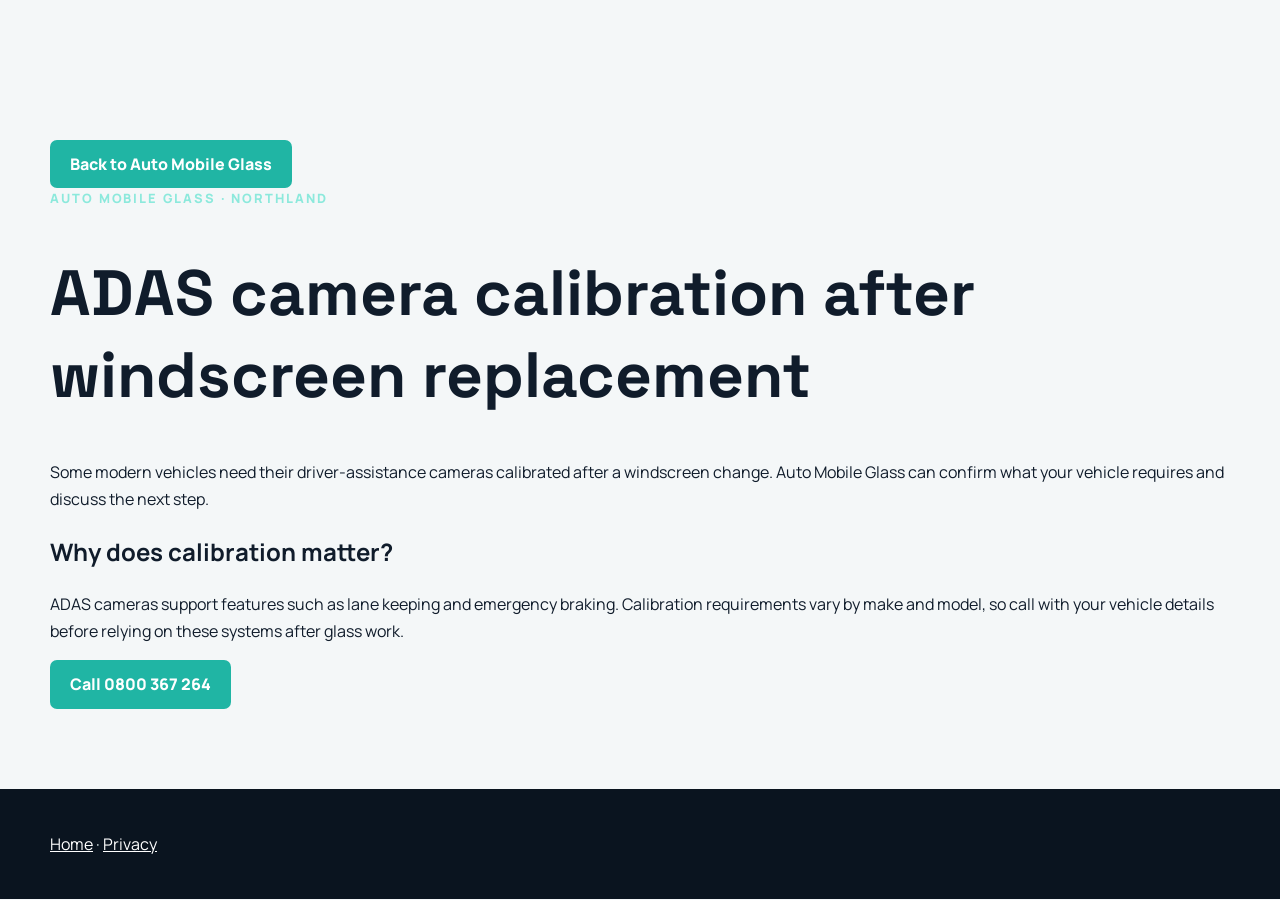
<file: adas-calibration.html>
<!doctype html><html lang="en-NZ"><head><meta charset="utf-8"><meta name="viewport" content="width=device-width,initial-scale=1"><title>ADAS camera calibration | Auto Mobile Glass</title><link rel="stylesheet" href="styles.css"><script type="application/ld+json">{"@context":"https://schema.org","@type":"Service","name":"ADAS camera calibration","provider":{"@type":"AutoGlassShop","name":"Auto Mobile Glass"},"areaServed":"Northland"}</script></head><body><main class="legal wrap"><a class="btn primary" href="index.html">Back to Auto Mobile Glass</a><div class="eyebrow">Auto Mobile Glass · Northland</div><h1>ADAS camera calibration after windscreen replacement</h1><p>Some modern vehicles need their driver-assistance cameras calibrated after a windscreen change. Auto Mobile Glass can confirm what your vehicle requires and discuss the next step.</p><h2>Why does calibration matter?</h2><p>ADAS cameras support features such as lane keeping and emergency braking. Calibration requirements vary by make and model, so call with your vehicle details before relying on these systems after glass work.</p><a class="btn primary" href="tel:+64800367264">Call 0800 367 264</a></main><footer class="footer"><div class="wrap"><a href="index.html">Home</a> · <a href="privacy.html">Privacy</a></div></footer></body></html>
</file>
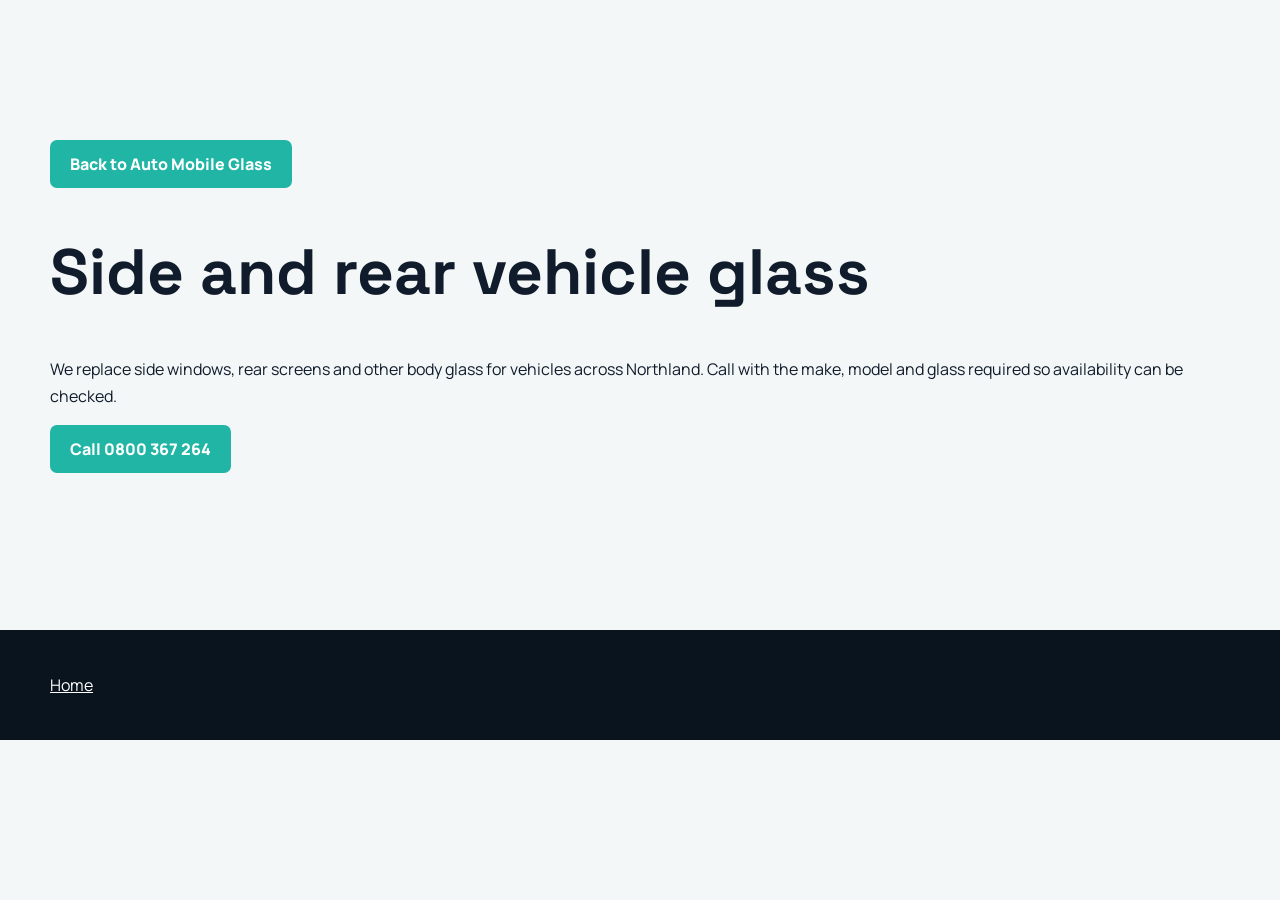
<file: body-glass.html>
<!doctype html><html lang="en-NZ"><head><meta charset="utf-8"><meta name="viewport" content="width=device-width,initial-scale=1"><title>Side and rear glass | Auto Mobile Glass</title><link rel="stylesheet" href="styles.css"></head><body><main class="legal wrap"><a class="btn primary" href="index.html">Back to Auto Mobile Glass</a><h1>Side and rear vehicle glass</h1><p>We replace side windows, rear screens and other body glass for vehicles across Northland. Call with the make, model and glass required so availability can be checked.</p><a class="btn primary" href="tel:+64800367264">Call 0800 367 264</a></main><footer class="footer"><div class="wrap"><a href="index.html">Home</a></div></footer></body></html>
</file>
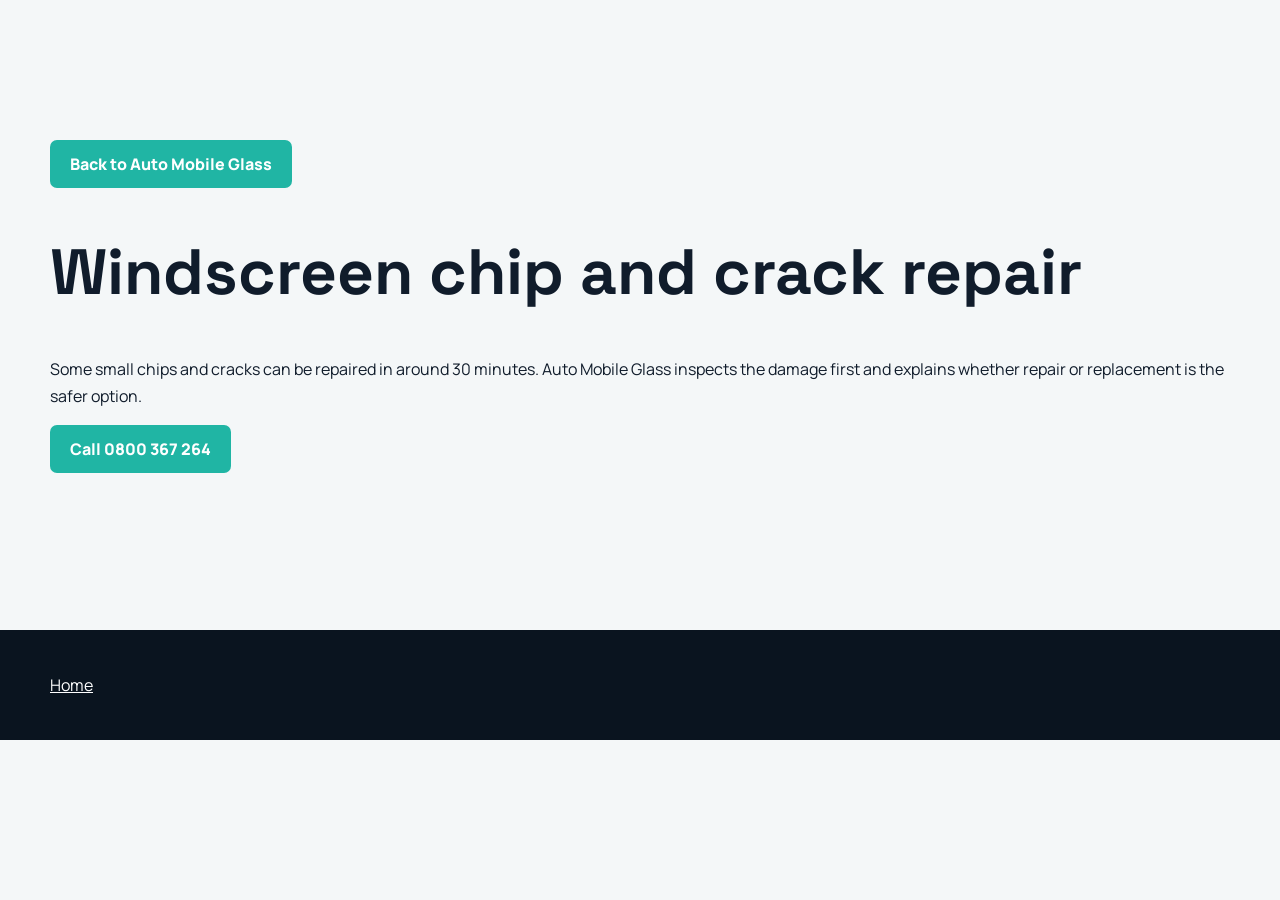
<file: chip-repair.html>
<!doctype html><html lang="en-NZ"><head><meta charset="utf-8"><meta name="viewport" content="width=device-width,initial-scale=1"><title>Chip and crack repair | Auto Mobile Glass</title><link rel="stylesheet" href="styles.css"></head><body><main class="legal wrap"><a class="btn primary" href="index.html">Back to Auto Mobile Glass</a><h1>Windscreen chip and crack repair</h1><p>Some small chips and cracks can be repaired in around 30 minutes. Auto Mobile Glass inspects the damage first and explains whether repair or replacement is the safer option.</p><a class="btn primary" href="tel:+64800367264">Call 0800 367 264</a></main><footer class="footer"><div class="wrap"><a href="index.html">Home</a></div></footer></body></html>
</file>
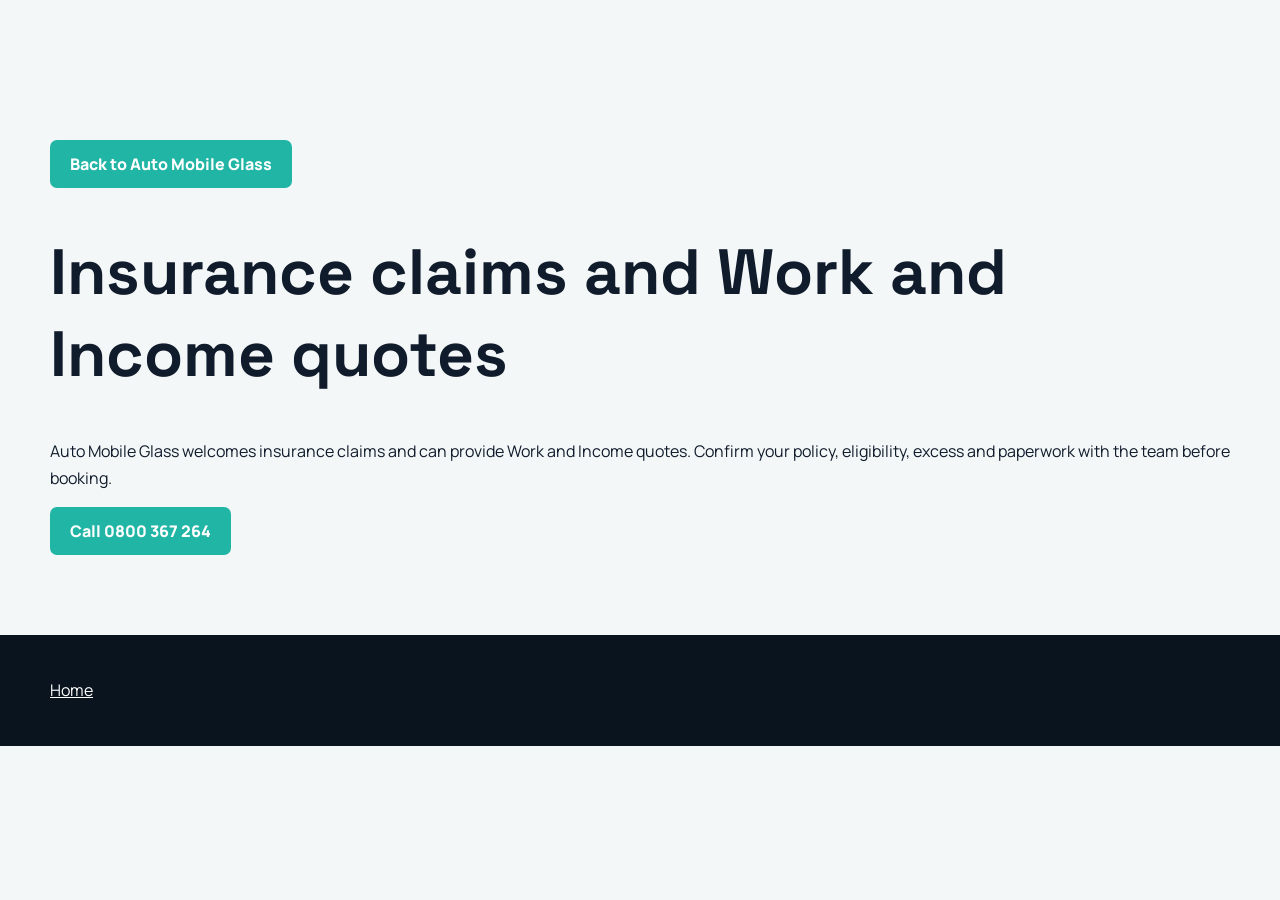
<file: insurance-winz.html>
<!doctype html><html lang="en-NZ"><head><meta charset="utf-8"><meta name="viewport" content="width=device-width,initial-scale=1"><title>Insurance and Work and Income | Auto Mobile Glass</title><link rel="stylesheet" href="styles.css"></head><body><main class="legal wrap"><a class="btn primary" href="index.html">Back to Auto Mobile Glass</a><h1>Insurance claims and Work and Income quotes</h1><p>Auto Mobile Glass welcomes insurance claims and can provide Work and Income quotes. Confirm your policy, eligibility, excess and paperwork with the team before booking.</p><a class="btn primary" href="tel:+64800367264">Call 0800 367 264</a></main><footer class="footer"><div class="wrap"><a href="index.html">Home</a></div></footer></body></html>
</file>
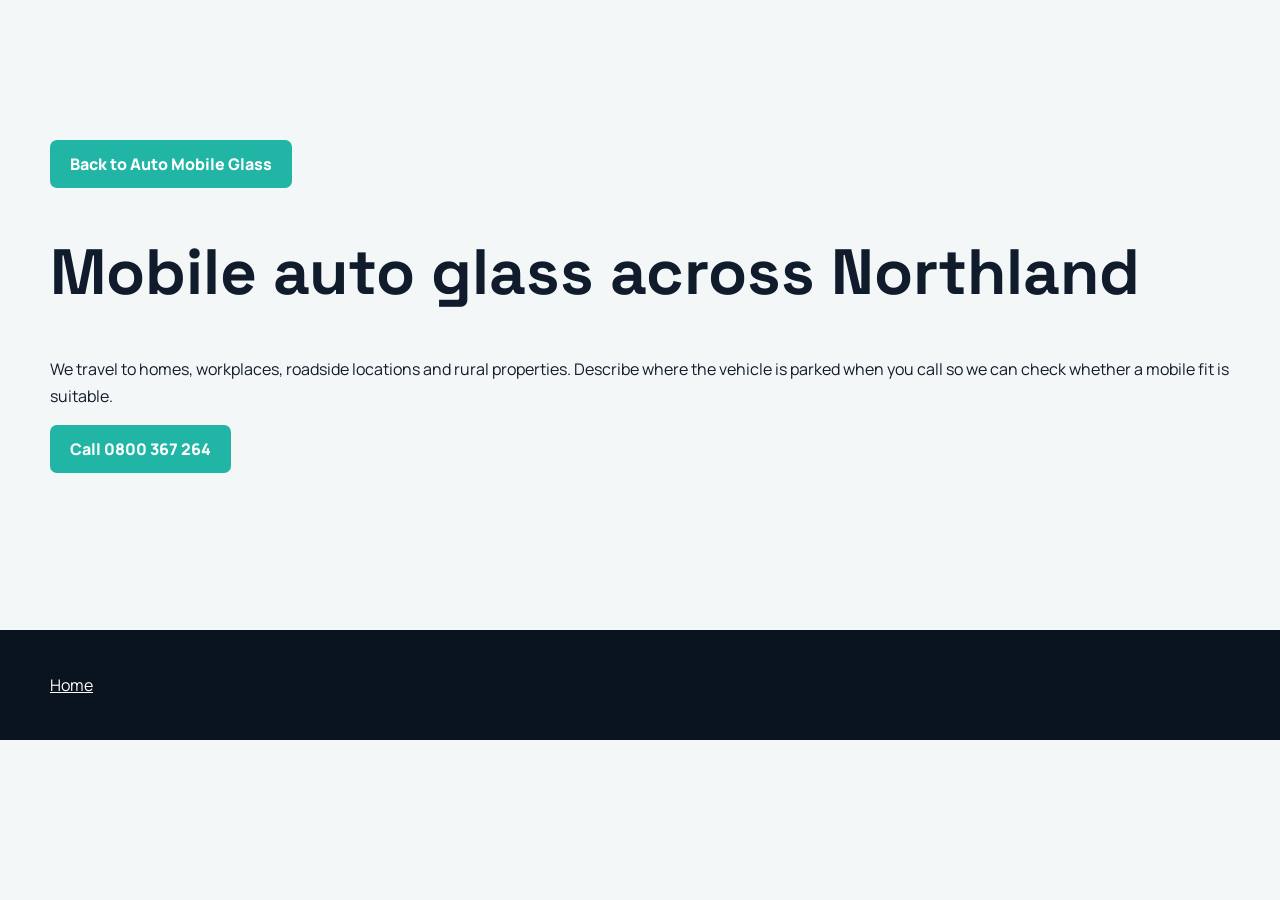
<file: mobile-service.html>
<!doctype html><html lang="en-NZ"><head><meta charset="utf-8"><meta name="viewport" content="width=device-width,initial-scale=1"><title>Mobile auto glass service | Auto Mobile Glass</title><link rel="stylesheet" href="styles.css"></head><body><main class="legal wrap"><a class="btn primary" href="index.html">Back to Auto Mobile Glass</a><h1>Mobile auto glass across Northland</h1><p>We travel to homes, workplaces, roadside locations and rural properties. Describe where the vehicle is parked when you call so we can check whether a mobile fit is suitable.</p><a class="btn primary" href="tel:+64800367264">Call 0800 367 264</a></main><footer class="footer"><div class="wrap"><a href="index.html">Home</a></div></footer></body></html>
</file>
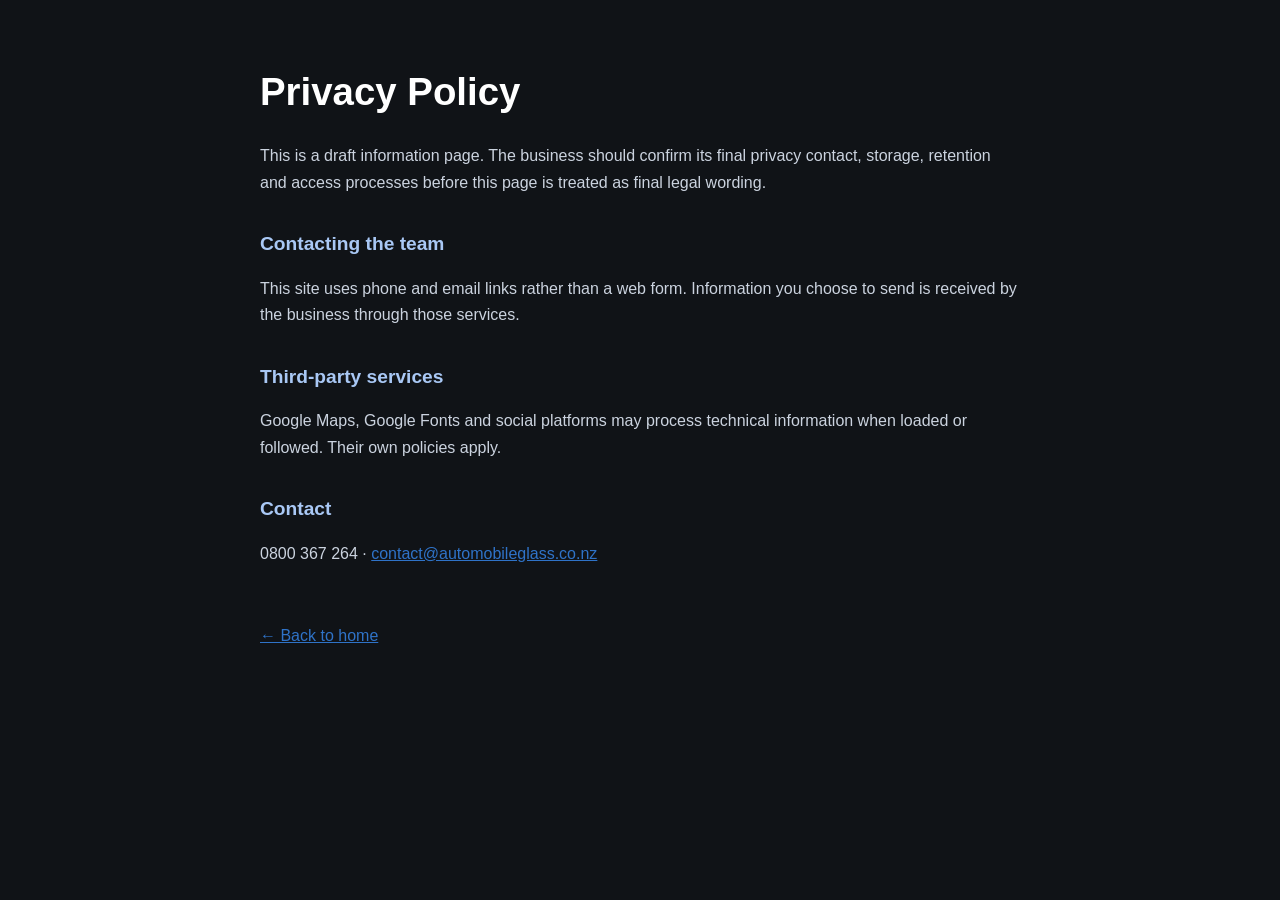
<file: privacy.html>
<!DOCTYPE html>
<html lang="en">
<head>
<meta charset="utf-8"/>
<meta name="viewport" content="width=device-width, initial-scale=1"/>
<title>Privacy Policy | Auto Mobile Glass</title>
<style>
body{margin:0;background:#101317;color:#f3f5f7;font:16px/1.65 Arial,sans-serif;padding:0 6% 100px}
.wrap{max-width:760px;margin:0 auto}
h1{font-size:2.4rem;margin:60px 0 20px;color:#fff}
h2{font-size:1.2rem;margin-top:32px;color:#a9c8f5}
p{color:#cbd3df}
a{color:#2f73c8}
.back{display:inline-block;margin:40px 0 0}
</style>
</head>
<body>
<div class="wrap">
<h1>Privacy Policy</h1>
<p>This is a draft information page. The business should confirm its final privacy contact, storage, retention and access processes before this page is treated as final legal wording.</p>
<h2>Contacting the team</h2>
<p>This site uses phone and email links rather than a web form. Information you choose to send is received by the business through those services.</p>
<h2>Third-party services</h2>
<p>Google Maps, Google Fonts and social platforms may process technical information when loaded or followed. Their own policies apply.</p>
<h2>Contact</h2>
<p>0800 367 264 &middot; <a href="mailto:contact@automobileglass.co.nz">contact@automobileglass.co.nz</a></p>
<a class="back" href="/">&larr; Back to home</a>
</div>
</body>
</html>
</file>
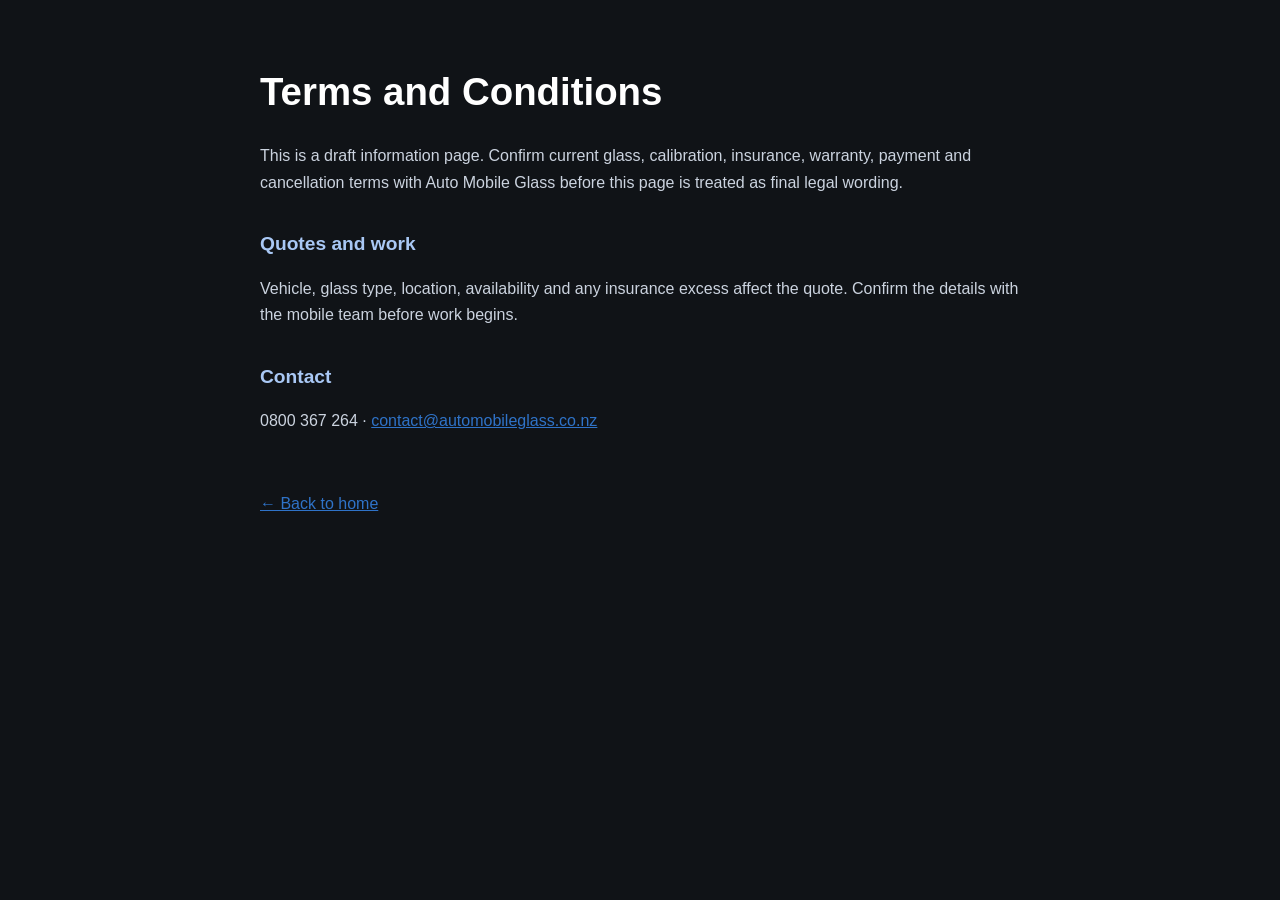
<file: terms.html>
<!DOCTYPE html>
<html lang="en">
<head>
<meta charset="utf-8"/>
<meta name="viewport" content="width=device-width, initial-scale=1"/>
<title>Terms and Conditions | Auto Mobile Glass</title>
<style>
body{margin:0;background:#101317;color:#f3f5f7;font:16px/1.65 Arial,sans-serif;padding:0 6% 100px}
.wrap{max-width:760px;margin:0 auto}
h1{font-size:2.4rem;margin:60px 0 20px;color:#fff}
h2{font-size:1.2rem;margin-top:32px;color:#a9c8f5}
p{color:#cbd3df}
a{color:#2f73c8}
.back{display:inline-block;margin:40px 0 0}
</style>
</head>
<body>
<div class="wrap">
<h1>Terms and Conditions</h1>
<p>This is a draft information page. Confirm current glass, calibration, insurance, warranty, payment and cancellation terms with Auto Mobile Glass before this page is treated as final legal wording.</p>
<h2>Quotes and work</h2>
<p>Vehicle, glass type, location, availability and any insurance excess affect the quote. Confirm the details with the mobile team before work begins.</p>
<h2>Contact</h2>
<p>0800 367 264 &middot; <a href="mailto:contact@automobileglass.co.nz">contact@automobileglass.co.nz</a></p>
<a class="back" href="/">&larr; Back to home</a>
</div>
</body>
</html>
</file>
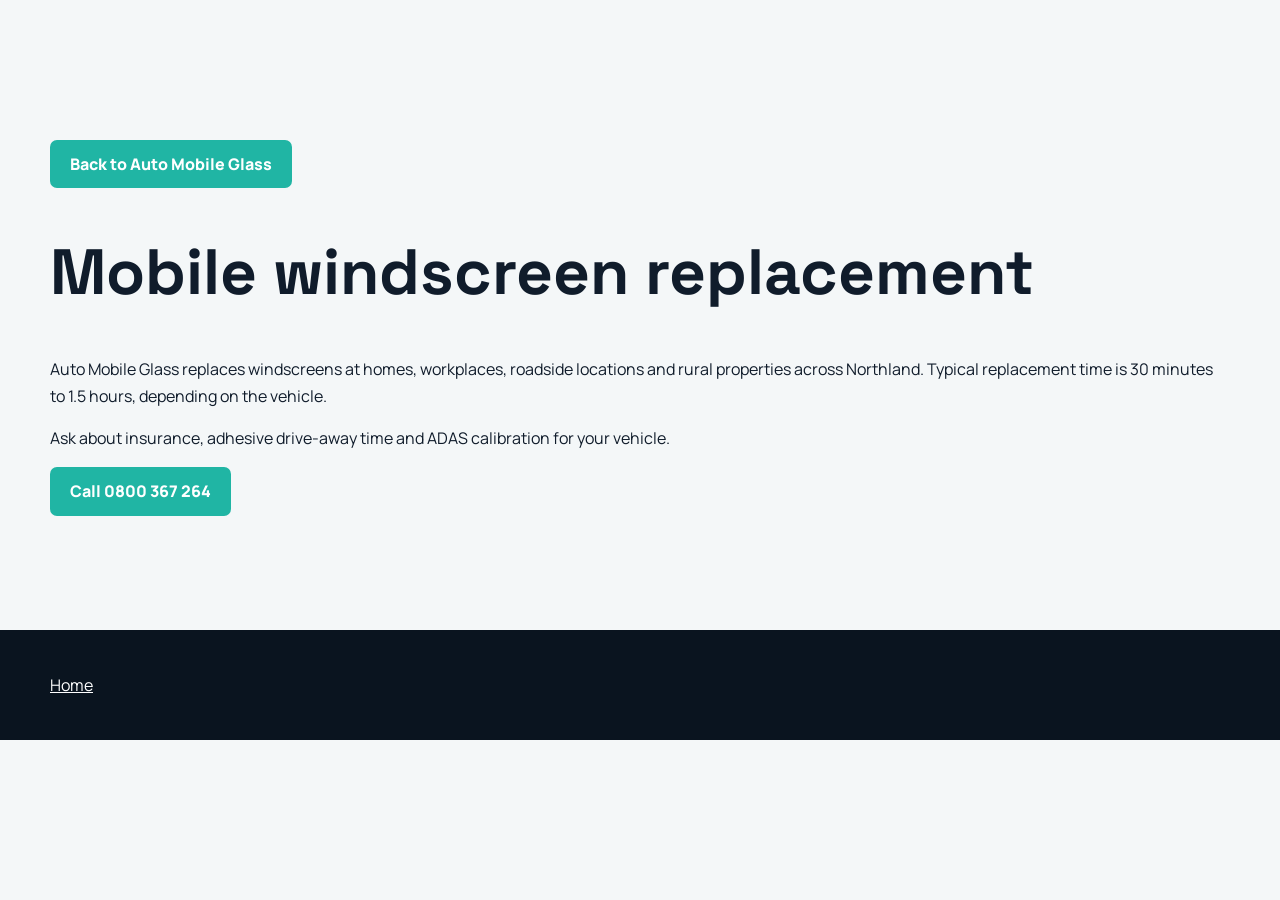
<file: windscreen-replacement.html>
<!doctype html><html lang="en-NZ"><head><meta charset="utf-8"><meta name="viewport" content="width=device-width,initial-scale=1"><title>Windscreen replacement | Auto Mobile Glass</title><link rel="stylesheet" href="styles.css"></head><body><main class="legal wrap"><a class="btn primary" href="index.html">Back to Auto Mobile Glass</a><h1>Mobile windscreen replacement</h1><p>Auto Mobile Glass replaces windscreens at homes, workplaces, roadside locations and rural properties across Northland. Typical replacement time is 30 minutes to 1.5 hours, depending on the vehicle.</p><p>Ask about insurance, adhesive drive-away time and ADAS calibration for your vehicle.</p><a class="btn primary" href="tel:+64800367264">Call 0800 367 264</a></main><footer class="footer"><div class="wrap"><a href="index.html">Home</a></div></footer></body></html>
</file>
<file: assets/css/main.css>
/* Table of Contents
----------------------------------


/*------------------------------ (00)-Global CSS ------------------------------*/
/*
0- Global CSS
1- Heading CSS   
2- Button CSS
3- Logo Area CSS
4- Page Title CSS
5- Header Area CSS 
6- Footer Area CSS
7- Scroll-Top Area CSS
8- Form CSS
9- Swiper Pagination
10- Sidebar Heading CSS
11- Sidebar CSS
*/



/*------------------------------ (01)-Home ------------------------------*/
/*
1- Home Slider
2- Home Search Car
3- Category
4- Counter
5- Testimonials
6- Cars
7- Blogs
*/



/*------------------------------ (02)-About ------------------------------*/
/*
1- About Us
2- Team
3- Testimonials
4- Faqs
*/



/*------------------------------ (03)-Pages ------------------------------*/

/*--------------- COMPONENTS ---------------*/
/* 
01- Account-Form
*/

/*--------------- PAGES ---------------*/
/*
1- Services
2- Single Service
3- Gallery
4- Login
5- Register
6- Forgot Password
*/



/*------------------------------ (04)-Cars ------------------------------*/

/*--------------- COMPONENTS ---------------*/
/* 
01- Search Car
02- Shop Header
03- car-item
04- Cart-Title
05- Cart-Summary
*/

/*--------------- PAGES ---------------*/
/*
1- Car Grid 
2- Car Standard
3- Single Car
4- Cart
5- Checkout
*/



/*------------------------------ (05)-Blog ------------------------------*/

/*--------------- COMPONENTS ---------------*/
/* 
01- Blog-Item 
02- Pages-No
*/

/*--------------- PAGES ---------------*/
/*
1- Blog Grid
2- Blog List
3- Single Blog 
*/



/*------------------------------ (06)-Contact ------------------------------*/







/*------------------------------ (00)- Global CSS (Start) ------------------------------*/

/*----- 0- Global CSS -----*/
@import url('https://fonts.googleapis.com/css2?family=Poppins:wght@100;200;300;400;500;600;700;800&display=swap');
@import url('https://fonts.googleapis.com/css2?family=Andika&display=swap');
@import url('https://fonts.googleapis.com/css2?family=Sofia&display=swap');

:root{
    --main-color: #FFDE00; 
    --main-color: #093F7C;
    --secondary-color: #000B49; 
    --black: #000;
    --white: #fff;
    --grey: #666; 
    --border-radius: 1rem;
    --border: 0.1rem solid rgba(0, 0, 0, 0.1);
    --box-shadow: 0 0.5rem 1rem rgba(0, 0, 0, 0.1);
}

*{
    font-family: 'Poppins', sans-serif;
    -webkit-box-sizing: border-box;
    box-sizing: border-box;
    margin: 0;
    padding: 0;
    text-decoration: none;
    text-transform: none;
    border: none;
    outline: none;
    -webkit-transition: all 0.2s linear;
    -moz-transition: all 0.2s linear;
    -o-transition: all 0.2s linear;
    transition: all 0.2s linear;
}

*::selection{
    color: var(--white);
    background-color: var(--main-color);
}

body{
    background-color: var(--white);
    overflow-x: hidden;
}

html{
    font-size: 62.5%;
    overflow-x: hidden;
    scroll-behavior: smooth;
}

section{
    padding: 3rem 5%;
}

::-webkit-scrollbar{
    width: 0.8rem;
}

::-webkit-scrollbar-track{
    background: var(--black);
}

::-webkit-scrollbar-thumb{
    background: var(--main-color);
}


/*----- 1- Heading CSS -----*/
.heading{ 
    padding-bottom: 2rem;
    display: -webkit-box;
    display: -ms-flexbox;
    display: flex;
    -webkit-box-orient: vertical;
    -webkit-box-direction: normal;
        -ms-flex-direction: column;
            flex-direction: column;
    -webkit-box-align: center;
    -ms-flex-align: center;
    align-items: center;
}

.heading span{
    letter-spacing: 0.2rem;
    display: inline-block;
    font-size: 1.8rem;
    font-weight: 600;
    text-transform: capitalize;
    color: var(--main-color);
    font-family: 'Sofia', cursive;
}
  
.heading h2{ 
    font-weight: 500;
    font-size: 4rem;  
    color: var(--secondary-color);
    text-transform: inherit;
    position: relative;
}

.linear-bg .heading span{
    color: var(--white);
}

.linear-bg .heading h2{
    color: var(--white);
}

/*----- 2- Button CSS -----*/
.btn{
    display: inline-block;
    color: var(--white); 
    background: var(--main-color);
    font-size: 1.8rem;
    font-weight: 500;
    letter-spacing: 0.1rem; 
    padding: 1rem 2.5rem;  
    -webkit-transition: all 0.5s ease-in-out;
    -moz-transition: all 0.5s ease-in-out;
    -o-transition: all 0.5s ease-in-out;
    transition: all 0.5s ease-in-out;
    -webkit-box-shadow: var(--box-shadow);
            box-shadow: var(--box-shadow);
}

.btn:hover{
    background-color: var(--secondary-color);
    cursor: pointer;
}


/*----- 3- Logo Area CSS -----*/   
.logo{
    display: -webkit-box;
    display: -ms-flexbox;
    display: flex;
    -webkit-box-align: center;
    -ms-flex-align: center;
    align-items: center;
    gap: 1rem;
}

.logo img{
   height: 9.5rem;
   object-fit: contain;
   width: 80%;
}

.logo h3{
    font-size: 3.5rem;
    font-weight: 600;
    color: var(--white);
    line-height: 1;
}

.logo h3 span{
    color: var(--main-color);
}

.logo p{
    font-size: 1.5rem;
    color: var(--white);
    line-height: 1;
}
.footer-item img {
    width: 100%;
}

/*----- 4- Page Title CSS -----*/
.page-title{
    position: relative;
    background: -webkit-linear-gradient(rgba(0, 0, 0, 0.6), rgba(0, 0, 0, 0.2)),
    url("../../assets/images/PageTitle/PageTitle.jpg");
    background: linear-gradient(rgba(0, 0, 0, 0.6), rgba(0, 0, 0, 0.2)),
    url("../../assets/images/PageTitle/PageTitle.jpg");
    min-height: 45rem;
    background-repeat: no-repeat;  
    background-size: cover;
    background-position: center;
    display: -webkit-box;
    display: -ms-flexbox;
    display: flex;
    -webkit-box-align: start;
    -ms-flex-align: start;
    -ms-grid-row-align: flex-start;
    align-items: flex-start;
    -webkit-box-pack: center;
    -ms-flex-pack: center;
    justify-content: center;
    -webkit-box-orient: vertical;
    -webkit-box-direction: normal;
        -ms-flex-direction: column;
            flex-direction: column;
    gap: 0.5rem;
    padding: 0rem 5%;
    padding-top: 8rem;
    position: relative;
}

.page-title .title h2{
    color: var(--white);
    font-size: 5rem;
    font-weight: 600;
    text-transform: capitalize;
}

.page-title .link{
    display: -webkit-box;
    display: -ms-flexbox;
    display: flex;
    -webkit-box-pack: center;
    -ms-flex-pack: center;
    justify-content: center;
    -webkit-box-align: center;
    -ms-flex-align: center;
    align-items: center;
    gap: 1rem;
    background-color: var(--main-color);
    padding: 1rem;
    border-radius: 0.5rem;
}

.page-title .link a{
    font-size: 1.8rem;
    font-weight: 600;
    color: var(--white);
}

.page-title .link a i{
    font-size: 1.8rem;
    padding-right: 0.2rem;
}

.page-title .link a:hover{
    color: var(--black);
}

.page-title .link i{
    font-size: 1.8rem;
    color: var(--white);
}

.page-title .link span{
    font-size: 1.8rem;
    font-weight: 500;
    color: var(--white);
    text-transform: capitalize;
}

/*----- 5- Header Area CSS -----*/
.header{
    position: fixed;
    top: 0;
    width: 100%;
    z-index: 1000;
    -webkit-transition: all 0.5s ease-in-out;
    -moz-transition: all 0.5s ease-in-out;
    -o-transition: all 0.5s ease-in-out;
    transition: all 0.5s ease-in-out;
}

.header .header-1{
    display: -webkit-box;
    display: -ms-flexbox;
    display: flex;
    -webkit-box-pack: justify;
    -ms-flex-pack: justify;
    justify-content: space-between;
    -webkit-box-align: center;
    -ms-flex-align: center;
    align-items: center;
    background-color: transparent;
    padding: 1rem 5%;
    border-bottom: 0.1rem solid rgba(255, 255, 255, 0.5);
}

.header.active .header-1{
    display: none;
}

.header .header-contacts{
    display: -webkit-box;
    display: -ms-flexbox;
    display: flex;
    -webkit-box-align: center;
    -ms-flex-align: center;
    align-items: center;
    gap: 3rem;
    list-style-type: none;
}

.header .header-contacts li{
    display: -webkit-box;
    display: -ms-flexbox;
    display: flex;
    -webkit-box-align: center;
    -ms-flex-align: center;
    align-items: center; 
    gap: 1rem;
}

.header .header-contacts i{
    font-size: 1.6rem;
    color: var(--main-color);
}

.header .header-contacts span{
    text-transform: none;
    font-size: 1.6rem;
    color: var(--white);
}

.header .social-contacts{
    display: -webkit-box;
    display: -ms-flexbox;
    display: flex;
    -webkit-box-align: center;
    -ms-flex-align: center;
    align-items: center;
    gap: 1rem;
    list-style-type: none;
}

.header .social-contacts li a{
    height: 3rem;
    width: 3rem;
    font-size: 1.6rem;
    color: var(--white);
    display: -webkit-box;
    display: -ms-flexbox;
    display: flex;
    -webkit-box-pack: center;
    -ms-flex-pack: center;
    justify-content: center;
    -webkit-box-align: center;
    -ms-flex-align: center;
    align-items: center;
}

.header .social-contacts li a:hover{
    color: var(--main-color);
}

.header .header-2{
    display: -webkit-box;
    display: -ms-flexbox;
    display: flex;
    -webkit-box-pack: justify;
    -ms-flex-pack: justify;
    justify-content: space-between;
    -webkit-box-align: center;
    -ms-flex-align: center;
    align-items: center;
    height: 10rem;
    padding: 0rem 5%;
    background: transparent;
}

.header.active .header-2{
    background: var(--black);
    -webkit-box-shadow: var(--box-shadow);
            box-shadow: var(--box-shadow);
}

.header #menu-btn{
    font-size: 2rem;
    color: var(--white);
    cursor: pointer;
    display: none;
}

.header #menu-btn:hover{
    color: var(--main-color);
}

.header .navbar{
    list-style-type: none;
    display: -webkit-box;
    display: -ms-flexbox;
    display: flex;
    height: 100%;
    gap: 1.8rem;
}

.mobile-menu{
    display: none;
}

.header .container{
    height: 100%;
    display: -webkit-box;
    display: -ms-flexbox;
    display: flex;
    -webkit-box-align: center;
    -ms-flex-align: center;
    align-items: center;
    gap: 2rem;
}

.header .dropdown-menu{
    position: relative;
    display: -webkit-box;
    display: -ms-flexbox;
    display: flex;
    -webkit-box-pack: center;
    -ms-flex-pack: center;
    justify-content: center;
    -webkit-box-align: center;
    -ms-flex-align: center;
    align-items: center;
}

.header .navbar .nav-btn{
    font-family: 'Andika', sans-serif;
    display: inline-block;
    font-size: 1.8rem;
    color: var(--white);
    cursor: pointer;
    display: -webkit-box;
    display: -ms-flexbox;
    display: flex;
    -webkit-box-align: center;
    -ms-flex-align: center;
    align-items: center;
    background: none;
    gap: 0.5rem;
    text-transform: capitalize;
}

.header .navbar .nav-btn:hover{
    color: var(--main-color);
}

.header .dropdown-content{
    position: absolute;
    top: 100%;
    left: 0;
    color: var(--black);
    background-color: var(--white);
    padding: 0;
    width: 20rem;
    -webkit-box-shadow: var(--box-shadow);
            box-shadow: var(--box-shadow);
    display: -webkit-box;
    display: -ms-flexbox;
    display: flex;
    -webkit-box-orient: vertical;
    -webkit-box-direction: normal;
        -ms-flex-direction: column;
            flex-direction: column;
    display: none;
    -webkit-transform: scale(0); 
            transform: scale(0);
    -webkit-transition:  all 0.5s;
    -moz-transition:  all 0.5s;
    -o-transition:  all 0.5s;
    transition:  all 0.5s;
    z-index: 1000;
    border-bottom: 0.2rem solid var(--main-color);
}

.header .dropdown-menu:hover .dropdown-content{
    display: -webkit-box;
    display: -ms-flexbox;
    display: flex;
    -webkit-transform: scale(1);
            transform: scale(1);
}

.header .dropdown-content a{
    display: block;
    font-size: 1.6rem;
    font-weight: 600;
    color: var(--black);
    border-bottom: 0.1rem solid rgba(0, 0, 0, 0.1);
    padding: 1rem;
    cursor: pointer;
}

.header .dropdown-content a:hover{
    color: var(--white);
    background-color: var(--main-color);
}

.header .btn{
    background-color: var(--main-color);
    font-size: 1.6rem;
    padding: 0.7rem 1.5rem;  
}

/*----- 6- Footer Area CSS -----*/
.footer{
    background-color: var(--black);
}

.footer .box-container{
    display: -ms-grid;
    display: grid;
    -ms-grid-columns: (minmax(25rem, 1fr))[auto-fit];
        grid-template-columns: repeat(auto-fit, minmax(25rem, 1fr));
    gap: 3rem;
    padding: 2rem 5%;
}

.footer-item h2{ 
    color: var(--white);
    font-size: 2.5rem;
    font-weight: 500;
    letter-spacing: 0.2rem;
    padding-bottom: 2rem;
}

.footer-item p{
    color: var(--white); 
    font-size: 1.6rem;
    line-height: 1.6;
}

.footer-item > p{
    padding-top: 1rem;
    font-size: 1.5rem;
} 

.footer-item .social{
    display: -webkit-box;
    display: -ms-flexbox;
    display: flex;
    gap: 2.5rem;
    margin-top: 2rem;
}

.footer-item .social a{
    display: inline-block;
    display: -webkit-box;
    display: -ms-flexbox;
    display: flex;
    -webkit-box-pack: center;
    -ms-flex-pack: center;
    justify-content: center;
    -webkit-box-align: center;
    -ms-flex-align: center;
    align-items: center;
}

.footer-item .social a i{
    color: var(--white);
    font-size: 2.2rem;
}

.footer-item .social a:hover i{
    color: var(--main-color);
}

.footer-item .pages{
    display: -webkit-box;
    display: -ms-flexbox;
    display: flex;
    gap: 4rem;
}

.footer-item .pages .links-item{
    flex: 1 1 15rem;
}

.footer-item .info p{
    display: -webkit-box;
    display: -ms-flexbox;
    display: flex;
    -webkit-box-align: center;
    -ms-flex-align: center;
    align-items: center;
    gap: 1rem;
    margin-bottom: 1rem;
}

.footer-item .info a{ 
    font-size: 1.6rem;
    color: var(--white);
    text-transform: capitalize;
}

.footer-item .links p:hover a{
    color: var(--main-color);
}

.footer-item .links p i{
    color: var(--main-color);
    font-size: 1.5rem;
}

.footer-item .connect i{
    font-size: 1.6rem;
    color: var(--main-color);
    height: 3rem;
    width: 3rem;
    border-radius: 0.5rem;
    display: -webkit-box;
    display: -ms-flexbox;
    display: flex;
    -webkit-box-pack: center;
    -ms-flex-pack: center;
    justify-content: center;
    -webkit-box-align: center;
    -ms-flex-align: center;
    align-items: center;
}

.footer-item .gmail{
    text-transform: none;
}

.footer .content{
    text-align: center;
    padding: 2rem 0;
    background-color: var(--main-color);
}

.footer .content p{
    font-size: 1.5rem;
    color: var(--white);
    text-transform: capitalize;
}
.footer .content p a {
    color: white;
}
.footer .content p span{
    color: var(--white);
}

/*----- 7- Scroll-Top Area CSS -----*/
.scroll-top{
    position: fixed;
    bottom: 1rem;
    right: 1rem;
    height: 5rem;
    width: 5rem;
    font-size: 2.2rem;
    color: var(--white);
    background: var(--main-color);
    border: 0.1rem solid var(--white);
    -webkit-transition: all 0.2s;
    -moz-transition: all 0.2s;
    -o-transition: all 0.2s; 
    transition: all 0.2s;
    z-index: 900;
    display: -webkit-box;
    display: -ms-flexbox;
    display: flex; 
    -webkit-box-pack: center;
    -ms-flex-pack: center;
    justify-content: center;
    -webkit-box-align: center;
    -ms-flex-align: center;
    align-items: center;
    -webkit-box-shadow: var(--box-shadow);
            box-shadow: var(--box-shadow);
    opacity: 0.7;
}

.scroll-top:hover{
    opacity: 1;
    cursor: pointer;
}

/*----- 8- Form CSS -----*/
.form{
    background: var(--white);
}
  
.form .input-box{
    display: -webkit-box;
    display: -ms-flexbox;
    display: flex;
    -webkit-box-pack: justify;
    -ms-flex-pack: justify;
    justify-content: space-between;
    -webkit-box-align: center;
    -ms-flex-align: center;
    align-items: center;
    -ms-flex-wrap: wrap;
        flex-wrap: wrap;
}
  
.form .input-box .box{
    width: 49%;
}
  
.form .box{
    width: 100%;
    background-color: transparent;
    font-size: 1.6rem;
    color: var(--grey);
    padding: 1rem 1.5rem; 
    margin: 0.7rem 0;
    border: 0.15rem solid rgba(0, 0, 0, 0.1);
    text-transform: none;
}

.form .box::placeholder{
    text-transform: capitalize;
}

.form .box:focus{
    border-color: var(--main-color);
}

.form textarea{
    resize: none;
    height: 20rem;
}

.form .btn{
    width: 100%;
    overflow: hidden;
    margin: 1rem 0;
    border-radius: 0.5rem;
}

/*----- 9- Swiper Pagination CSS -----*/
.swiper-pagination-bullet{ 
    height: 1rem;
    width: 3rem;
    background: #999;
    border: var(--border);
    opacity: 0.7;
    border-radius: 0.2rem;
    -webkit-box-shadow: var(--box-shadow);
            box-shadow: var(--box-shadow);
}

.swiper-pagination-bullet-active{
    width: 6rem;
    background: var(--main-color);
    opacity: 0.9;
}

/*----- 10- Sidebar Heading CSS -----*/
.sidebar-heading h2{
    word-spacing: 1px;  
    font-size: 2rem; 
    font-weight: 500;
    color: var(--white);
    background-color: var(--main-color);
    padding: 1rem 1.5rem;
    text-transform: uppercase;
} 

/*----- 11- Sidebar CSS -----*/
/*
1- Search
2- Category
3- Recent Items
4- Tags
*/

.sidebar{
    -webkit-box-flex: 1;
    -ms-flex: 1 1 25rem; 
        flex: 1 1 25rem;  
}

.sidebar .sidebar-item{
    margin-bottom: 1.5rem;
    -webkit-box-shadow: var(--box-shadow);
            box-shadow: var(--box-shadow);
    border: var(--border);
}

.sidebar .box-container{
    padding: 1.5rem;
}

/*-- 1- Search --*/
.sidebar .search .input-box{
    display: -webkit-box;
    display: -ms-flexbox;
    display: flex;
    overflow: hidden;
    border: 0.1rem solid rgba(0, 0, 0, 0.5);
}

.sidebar .search .input-box input{
    width: 100%;
    padding: 1.5rem;
    overflow: hidden;
}

.sidebar .search .input-box input:focus{
    border-color: var(--main-color);
}

.sidebar .search .input-box label{
    color: var(--white);
    background-color: var(--secondary-color);
    display: -webkit-box;
    display: -ms-flexbox;
    display: flex;
    -webkit-box-pack: center;
    -ms-flex-pack: center;
    justify-content: center;
    -webkit-box-align: center;
    -ms-flex-align: center;
    align-items: center;
    padding: 0.5rem 2rem;
    font-size: 1.8rem;
    cursor: pointer;
}

.sidebar .search .input-box label:hover{
    background-color: var(--main-color);
}

/*-- 2- Category --*/
.sidebar .category a{
    display: -webkit-box;
    display: -ms-flexbox;
    display: flex;
    -webkit-box-pack: justify;
    -ms-flex-pack: justify;
    justify-content: space-between;
    padding: 1rem 0;
    border-bottom: 0.15rem solid rgba(0, 0, 0, 0.1);
}

.sidebar .category a span{
    font-size: 1.7rem;
    color: var(--black);
    font-weight: 400;
    display: -webkit-box;
    display: -ms-flexbox;
    display: flex;
    -webkit-box-align: center;
    -ms-flex-align: center;
    align-items: center;
    gap: 1rem;
}

.sidebar .category a span i{
    font-size: 1.8rem;
    color: var(--main-color);
}

.sidebar .category a p{
    font-size: 1.5rem;
    color: var(--grey);
}

.sidebar .category a:hover span{
    color: var(--main-color);
    margin-left: 1rem;
}

.sidebar .category a:hover p{
    color: var(--main-color);
}

/*-- 3- Recent Post --*/
.sidebar .post-item{
    display: -webkit-box;
    display: -ms-flexbox;
    display: flex;
    -webkit-box-align: center;
    -ms-flex-align: center;
    align-items: center;
    gap: 1rem;
    margin-bottom: 0.5rem;
}

.sidebar .post-item:last-child{
    margin-bottom: 0;
}

.sidebar .post-item img{
    height: 8rem;
    width: 10rem;
    object-fit: cover;
    background-color: var(--grey);
}

.sidebar .post-item a{
    display: inline-block;
    font-size: 1.6rem;
    font-weight: 600;
    color: var(--black);
}

.sidebar .post-item a:hover{
    color: var(--main-color);
}

.sidebar .post-item .price{
    padding-top: 0.5rem;
    font-size: 1.7rem;
    font-weight: bold;
    color: var(--main-color);
}

.sidebar .post-item .price span{
    font-size: 1.3rem;
    font-weight: 400;
    color: var(--grey);
    text-decoration: line-through;
    padding-left: 0.2rem;
}

.sidebar .post-item h3{
    padding-top: 0.5rem;
    display: -webkit-box;
    display: -ms-flexbox;
    display: flex;
    -webkit-box-align: center;
    -ms-flex-align: center;
    align-items: center;
    gap: 0.5rem;
    font-size: 1.4rem;
    color: var(--grey);
}

.sidebar .post-item h3 i{
    color: var(--main-color);
}

.sidebar .post-item h3 span{
    font-weight: 400;
}

/*-- 4- Tags --*/
.sidebar .tags .box-container{
    display: -webkit-box;
    display: -ms-flexbox;
    display: flex;
    -ms-flex-wrap: wrap;
        flex-wrap: wrap;
    gap: 1rem;
}

.sidebar .tag-item{
    color: var(--grey);
    border: 0.15rem solid rgba(0, 0, 0, 0.1);
    font-size: 1.6rem;
    padding: 1rem 1.5rem;
}

.sidebar .tag-item:hover{
    background-color: var(--main-color);
    color: var(--white);
    cursor: pointer;
}

  
/*------------------------------ (00)- Global CSS (End) ------------------------------*/



/*------------------------------ (01)- Home (Start) ------------------------------*/

/*----- 1- Home-Slider -----*/
.home{ 
    padding: 0;
    height: 1px;
    min-height: 100vh;
    position: relative;
} 
  
.home-slider{ 
    position: relative; 
}
  
.home-slider .swiper-button-next,
.home-slider .swiper-button-prev{
    padding: 2rem;
}

.home-slider .swiper-button-next::after,
.home-slider .swiper-button-prev::after {
    font-size: 5rem;
    font-weight: bold;
    color: var(--white);
    display: -webkit-box;
    display: -ms-flexbox;
    display: flex;
    -webkit-box-pack: center;
    -ms-flex-pack: center; 
    justify-content: center;
    -webkit-box-align: center;
    -ms-flex-align: center;
    align-items: center;
}

.home-slider .swiper-button-next:hover::after,
.home-slider .swiper-button-prev:hover::after{
    color: var(--main-color);
}
  
.home-item{
    min-height: 100vh;
}
  
.home-item img{
    height: 100vh;
    width: 100%;
    object-fit: cover;
}
  
.home-item .content{
    padding: 2rem 7%;
    padding-top: 8rem;
    position: absolute;
    top: 0;
    left: 0;
    height: 100%;
    width: 100%;
    display: -webkit-box;
    display: -ms-flexbox;
    display: flex;
    -webkit-box-pack: center;
    -ms-flex-pack: center;
    justify-content: center;
    -webkit-box-align: center;
    -ms-flex-align: center;
    align-items: center;
    /*background: -webkit-linear-gradient(rgba(0, 0, 0, 0.7), rgba(0, 0, 0, 0.3));
    background:         linear-gradient(rgba(0, 0, 0, 0.7), rgba(0, 0, 0, 0.3));*/
    background: linear-gradient(0deg, transparent, #00000082 100%);
}
  
.home-item .content .text{
    width: 80rem;
    text-align: center;
}
  
.home-item .content h3{
    font-size: 4.5rem;
    font-weight: 500;
    line-height: 1.1;
    margin-bottom: 2rem;
    color: var(--white);
}
  
.home-item .content p{
    font-size: 1.6rem;
    font-weight: 400;
    color: var(--white);
    padding-bottom: 2rem;
    line-height: 1.4;
}
.hide-one{
    display: none;
}

/*----- 2- Home Search Car -----*/
.home-search-car{
    padding-bottom: 0rem;
    padding: 0;
}

/*----- 3- Category -----*/
.categories .box-container{
    display: -ms-grid;
    display: grid;
    -ms-grid-columns: 1fr 1fr 1fr;
        grid-template-columns: 1fr 1fr 1fr;
    -ms-grid-rows: auto;
        grid-template-rows: auto;
    gap: 16px;
    gap: 1rem;
    grid-template-areas: 
    'category-1 category-1 category-2'
    'category-3 category-4 category-5';
}

.category-1 {
    grid-area: category-1;
}

.category-2 {
    grid-area: category-2;
}

.category-3 {
    grid-area: category-3;
}

.category-4 {
    grid-area: category-4;
}

.category-5 {
    grid-area: category-5;
}

.category-item{
    height: 25rem;
    -webkit-box-shadow: var(--box-shadow);
            box-shadow: var(--box-shadow);
    overflow: hidden;
    border-radius: 0.5rem;
    position: relative;
    cursor: pointer;
}

.category-item a{
    content: '';
    position: absolute;
    top: 0; 
    left: 0;
    height: 100%;
    width: 100%;
    background: rgba(0, 0, 0, 0.2);
}

.category-item img{
    height: 100%;
    width: 100%;
    object-fit: cover;
}

.category-item:hover img{
    scale: 1.1;
}

.category-item h3{
    position: absolute;
    left: 0%;
    bottom: 0%;
    font-size: 2.5rem;
    font-weight: 600;
    color: var(--white);
    padding: 1.5rem 2rem;
}

/*----- 4- Counter -----*/
.counting{
    padding: 64px 5%;
    padding: 4rem 5%;
    margin: 16px 0;
    margin: 1rem 0;
    min-height: 240px;
    min-height: 15rem;  
    display: -ms-grid;
    display: grid;
    -ms-grid-columns: (minmax(22rem, 1fr))[auto-fit];
        grid-template-columns: repeat(auto-fit, minmax(22rem, 1fr));
    gap: 32px;
    gap: 2rem;
    background: -webkit-linear-gradient(rgba(0, 0, 0, 0.5), rgba(0, 0, 0, 0.7)), url("../../assets/images/Background/Counter.png");
    background:         linear-gradient(rgba(0, 0, 0, 0.5), rgba(0, 0, 0, 0.7)), url("../../assets/images/Background/Counter.png");
    background-position: center;
    background-size: cover;
    background-attachment: fixed;
}

.counting .box{
    display: -webkit-box;
    display: -ms-flexbox;
    display: flex;
    -webkit-box-align: center;
    -ms-flex-align: center;
    align-items: center;
    gap: 2rem;
    padding: 2rem;
    background-color: rgba(255, 255, 255, 0.2);
    border-radius: var(--border-radius);
}

.counting .box i{
    color: var(--white);
    display: -webkit-box;
    display: -ms-flexbox;
    display: flex;
    -webkit-box-pack: center;
    -ms-flex-pack: center;
    justify-content: center;
    -webkit-box-align: center;
    -ms-flex-align: center;
    align-items: center;  
    font-size: 6rem;
}

.counting .box .count{
    font-size: 4rem;
    font-weight: 500;
    color: var(--white);
}

.counting .box h3{
    font-size: 2rem;
    font-weight: 500;
    color: var(--white);
}

/*----- 5- Testimonials -----*/
.home-testimonial{
    background: -webkit-linear-gradient(rgba(0, 0, 0, 0.5), rgba(0, 0, 0, 0.7)), url("../../assets/images/Background/Testimonials.png");
    background:         linear-gradient(rgba(0, 0, 0, 0.5), rgba(0, 0, 0, 0.7)), url("../../assets/images/Background/Testimonials.png");
    background-position: center;
    background-size: cover;
    background-attachment: fixed;
}

/*----- 6- Cars -----*/
.cars .box-container{
    display: -ms-grid;
    display: grid;
    -ms-grid-columns: (minmax(33rem, 1fr))[auto-fit];
        grid-template-columns: repeat(auto-fit, minmax(33rem, 1fr));
    gap: 16px;
    gap: 1rem;
}

.car-slider{
    position: relative;
    padding-bottom: 5rem;
}

/*----- 7- Blogs -----*/
.blog.main .box-container{
    display: -ms-grid;
    display: grid;
    -ms-grid-columns: (minmax(33rem, 1fr))[auto-fit];
        grid-template-columns: repeat(auto-fit, minmax(33rem, 1fr));
    gap: 1rem;
}

/*------------------------------ (01)-Home (End) ------------------------------*/



/*------------------------------ (02)-About (Start) ------------------------------*/
.about-us{
    padding: 2rem 0;
}

/*----- 1- About Us -----*/
.about .box-container{
    display: -webkit-box;
    display: -ms-flexbox;
    display: flex;
    -ms-flex-wrap: wrap;
        flex-wrap: wrap;
    position: relative;
    min-height: 80vh;
}

.about img{
    height: 80vh;
    width: 60%;
    object-fit: cover;
}

.about .content{
    padding: 2rem 4rem;
    position: absolute;
    top: 0;
    right: 0;
    height: 100%;
    max-width: 70rem;
    padding-left: 15rem;
    background-color: #093f7c;
    -webkit-clip-path: polygon(0 0, 100% 0%, 100% 100%, 20% 100%);
            clip-path: polygon(0 0, 100% 0%, 100% 100%, 20% 100%);
    display: -webkit-box;
    display: -ms-flexbox;
    display: flex;
    -webkit-box-pack: start;
    -ms-flex-pack: start;
    justify-content: flex-start;
    -webkit-box-align: center;
    -ms-flex-align: center;
    align-items: center;
}

.about .heading{
    -webkit-box-align: start;
    -ms-flex-align: start;
    -ms-grid-row-align: flex-start;
    align-items: flex-start;
    padding-bottom: 0;
}

.about .heading span{
    color: var(--white);
}

.about .content h3{
    font-size: 4rem;
    font-weight: 600;
    color: var(--white);
    line-height: 1.3;
    padding-bottom: 1rem;
}

.about .content p{
    font-size: 1.6rem;
    letter-spacing: 0.5px;
    font-weight: 400;
    color: var(--white);
    line-height: 1.6;
    padding-bottom: 2rem;
}

.about .btn{
    border: 0.15rem solid var(--white);
}

/*----- 2- Team -----*/
.team .box-container{
    display: -ms-grid;
    display: grid;
    -ms-grid-columns: (minmax(25rem, 1fr))[auto-fit];
    grid-template-columns: repeat(auto-fit, minmax(25rem, 1fr));
    gap: 1rem;
}

.team-item{
    -webkit-box-shadow: var(--box-shadow);
            box-shadow: var(--box-shadow);
    background-color: var(--white);
    border: var(--border);
    border-bottom: 0.4rem solid var(--main-color);
    padding: 1.5rem;
}

.team-item .image{
    height: 30rem;
    position: relative;
}

.team-item .image img{
    height: 100%;
    width: 100%;
    object-fit: cover;
}

.team-item .icon-container{
    display: -webkit-box;
    display: -ms-flexbox;
    display: flex;
    -webkit-box-orient: vertical;
    -webkit-box-direction: normal;
        -ms-flex-direction: column;
            flex-direction: column;
    -webkit-box-pack: start;
    -ms-flex-pack: start;
    justify-content: flex-start;
    -webkit-box-align: end;
    -ms-flex-align: end;
    -ms-grid-row-align: flex-end;
    align-items: flex-end; 
    gap: 0.5rem;
    padding: 1.5rem;
    position: absolute;
    height: 100%;
    width: 100%;
    top: 0;
    left: 0;
    background-color: rgba(0, 0, 0, 0.1);
    -webkit-transition: all 0.4s ease-in-out 0s;
    -moz-transition: all 0.4s ease-in-out 0s;
    -o-transition: all 0.4s ease-in-out 0s;
    transition: all 0.4s ease-in-out 0s;
    z-index: 2;
}

.team-item .icon-container a{
    height: 3.5rem;
    width: 3.5rem;
    display: -webkit-box;
    display: -ms-flexbox;
    display: flex;
    -webkit-box-pack: center;
    -ms-flex-pack: center;
    justify-content: center;
    -webkit-box-align: center;
    -ms-flex-align: center;
    align-items: center;  
    font-size: 1.7rem;
    color: var(--white);
    background-color: var(--main-color);
    border-radius: 50%;
    scale: 0;
}

.team-item:hover a{
    scale: 1;
}

.team-item .icon-container a:hover{
    background-color: var(--secondary-color);
}

.team-item .content{
    padding-top: 1.5rem;
    text-align: center;
}

.team-item .content h2{
    color: var(--black);
    font-size: 2.2rem;
    font-weight: 600;
    margin-bottom: 10px;
}

.team-item .content h5{
    color: var(--main-color);
    font-size: 1.8rem;
    font-weight: 500;
    height: 225px;
}

/*----- 3- Testimonials -----*/
.testimonial-slider{
    position: relative;
    padding-bottom: 6rem;
    padding-top: 6rem;
}
    
.testi-item{
    padding: 2rem;
    padding-top: 6rem;
    border: var(--border);
    position: relative;
    text-align: center;
    background-color: var(--white);
    -webkit-box-shadow: var(--box-shadow);
    box-shadow: var(--box-shadow);
    height: 420px;
}

.testi-item img{
    position: absolute;
    top: 5%;
    left: 50%;
    -webkit-transform: translate(-50%, -50%);
            transform: translate(-50%, -50%);
    height: 12rem;
    width: 12rem;
    border-radius: 50%;
    object-fit: cover;
    -webkit-box-shadow: var(--box-shadow);
            box-shadow: var(--box-shadow);
    outline: 0.2rem solid var(--white);
    outline-offset: -0.5rem;
}

.testi-item .fa-quote-left{
    font-size: 6rem;
    color: var(--main-color);
}

.testi-item p{
    font-size: 1.5rem;
    line-height: 1.6;
    padding: 1.5rem 0;
    color: var(--grey);
}

.testi-item h4{
    font-size: 2rem;
    color: var(--secondary-color);
    font-family: 'Sofia', cursive;
}

.testi-item h6{
    font-size: 1.6rem;
    font-weight: 400;
    color: var(--main-color);
}

/*----- 4- Faqs -----*/
.faq{
    display: -webkit-box;
    display: -ms-flexbox;
    display: flex;
    -webkit-box-pack: center;
    -ms-flex-pack: center;
    justify-content: center;
    -webkit-box-align: center;
    -ms-flex-align: center;
    align-items: center;
    gap: 2rem;
    -ms-flex-wrap: wrap;
        flex-wrap: wrap; 
}

.faq .accordion-container{
    -webkit-box-flex: 1;
    -ms-flex: 1 1 42rem;
        flex: 1 1 42rem;
}

.faq .accordion{
    margin-bottom: 1.5rem;
} 
 
.faq .accordion:last-child{
    margin-bottom: 0rem;
}  

.faq .accordion .accordion-heading{
    padding: 1.5rem 0.5rem;
    display: -webkit-box;
    display: -ms-flexbox;
    display: flex;
    -webkit-box-pack: justify;
    -ms-flex-pack: justify;
    justify-content: space-between;
    -webkit-box-align: center; 
    -ms-flex-align: center;
    align-items: center;
    gap: 1rem;
    border-bottom: 0.15rem solid rgba(0, 0, 0, 0.1);
    color: var(--black); 
    cursor: pointer;
}

.faq .accordion.active .accordion-heading{
    color: var(--main-color);
}

.faq .accordion .accordion-heading h3{
    font-size: 2rem;
}

.faq .accordion .accordion-heading i{
    height: 3rem;
    width: 3rem;
    display: -webkit-box;
    display: -ms-flexbox;
    display: flex;
    -webkit-box-pack: center;
    -ms-flex-pack: center;
    justify-content: center;
    -webkit-box-align: center;
    -ms-flex-align: center;
    align-items: center;
    color: var(--white); 
    background-color: var(--black);
    font-size: 1.6rem;
}

.faq .accordion.active .accordion-heading i{
    background-color: var(--main-color);
}

.faq .accordion.active .accordion-content{
    display: block;
}

.faq .accordion-content{
    padding: 1.5rem;
    font-size: 1.5rem;
    line-height: 2;
    color: var(--grey);
    display: none;
}

.faq .image{
    -webkit-box-flex: 1;
    -ms-flex: 1 1 40rem;
        flex: 1 1 40rem;
    height: 50rem;
}

.faq .image img{
    height: 100%;
    width: 100%;
    object-fit: cover;
}

/*------------------------------ (02)-About (End) ------------------------------*/



/*------------------------------ (03)-Pages (Start) ------------------------------*/

/*--------------- COMPONENTS ---------------*/

/*----- 01- Account-Form -----*/
.account-form{
    padding: 5rem;
    background: var(--black);
    -webkit-box-shadow: var(--box-shadow);
            box-shadow: var(--box-shadow);
    margin: 1rem auto;
    text-align: center;
    border-bottom: 0.5rem solid var(--main-color);
    position: relative;
    margin-top: 4rem;
}

.account-form .icon{
    position: absolute;
    top: 0;
    left: 50%;
    -webkit-transform: translate(-50%, -50%);
            transform: translate(-50%, -50%);
    height: 8rem;
    width: 8rem;
    border-radius: 50%;
    font-size: 3rem;
    display: -webkit-box;
    display: -ms-flexbox;
    display: flex;
    -webkit-box-pack: center;
    -ms-flex-pack: center;
    justify-content: center;
    -webkit-box-align: center;
    -ms-flex-align: center;
    align-items: center;
    background-color: var(--main-color);
    color: var(--white);
}
  
.account-form h3{ 
    font-size: 3rem;
    padding: 1rem 0;
    font-weight: 500;
    color: var(--white);
    text-transform: uppercase;
}

.account-form .input-field{
    display: -webkit-box;
    display: -ms-flexbox;
    display: flex;
    gap: 1rem;
    margin: 0.7rem 0;
    border: 0.1rem solid rgba(255, 255, 255, 0.5);
}

.account-form .input-field:hover{
    border-color: var(--main-color);
}

.account-form .input-field label{
    color: var(--white);
    background-color: var(--main-color);
    display: -webkit-box;
    display: -ms-flexbox;
    display: flex;
    -webkit-box-pack: center;
    -ms-flex-pack: center;
    justify-content: center;
    -webkit-box-align: center;
    -ms-flex-align: center;
    align-items: center;
    width: 6rem;
    font-size: 1.8rem;
    cursor: pointer;
}
  
.account-form .box{
    width: 100%;
    background-color: transparent;
    font-size: 1.6rem;
    color: var(--white);
    padding: 1rem 0;
    text-transform: none;
}

.account-form .box::placeholder{
    text-transform: capitalize;
    color: rgba(255, 255, 255, 0.7);
}

.account-form p{
    padding-top: 2rem;
    font-size: 1.5rem;
    color: rgba(255, 255, 255, 0.7);
    text-align: center;
    padding-bottom: 1rem;
}

.account-form .btn{
    width: 100%;
    overflow: hidden;
    margin: 1rem 0;
    border-radius: 0.5rem;
}

.account-form .link{
    font-size: 1.5rem;
    color: var(--main-color);
}

.account-form .link:hover{
    text-decoration: underline;
}

/*--------------- PAGES ---------------*/

/*----- 1- Services -----*/
.services .box-container{
    display: -ms-grid;
    display: grid;
    -ms-grid-columns: (minmax(33rem, 1fr))[auto-fit];
        grid-template-columns: repeat(auto-fit, minmax(33rem, 1fr));
    gap: 1rem;
}

.service-item{
    display: -webkit-box;
    display: -ms-flexbox;
    display: flex;
    padding: 1.5rem;
    -webkit-box-shadow: var(--box-shadow);
            box-shadow: var(--box-shadow);
}

.service-item h3{
    font-size: 2rem;
    font-weight: 600;
    color: var(--black);
    padding-bottom: 1rem;
}

.service-item h3:hover{
    color: var(--main-color);
}

.service-item p{
    font-size: 1.6rem;
    color: var(--grey);
    line-height: 1.7;
}

.service-item i{
    height: 5rem;
    font-size: 3rem;
    padding: 1rem;
    color: var(--white);
    background-color: var(--main-color);
    display: -webkit-box;
    display: -ms-flexbox;
    display: flex;
    -webkit-box-pack: center;
    -ms-flex-pack: center;
    justify-content: center;
    -webkit-box-align: center;
    -ms-flex-align: center;
    align-items: center;
}

/*----- 2- Single Service -----*/
.single-service{
    display: -webkit-box;
    display: -ms-flexbox;
    display: flex;
    -webkit-box-align: end;
    -ms-flex-align: end;
    -ms-grid-row-align: flex-end;
    align-items: flex-end; 
    -ms-flex-wrap: wrap-reverse;
        flex-wrap: wrap-reverse;
    gap: 2rem;
} 

.service-info{
    -webkit-box-flex: 1;
    -ms-flex: 1 1 75rem;
        flex: 1 1 75rem;
}

.service-info .image{
    height: 40rem; 
    overflow: hidden;
}

.service-info .image img{
    height: 100%;
    width: 100%;
    object-fit: cover;
}

.service-info .main-heading{
    display: inline-block;
    font-size: 4rem;
    font-weight: 600;
    color: var(--black);
    padding-top: 2rem;
    padding-bottom: 1rem;
}

.service-info p{
    padding-bottom: 1rem;
    font-size: 1.5rem;
    color: var(--grey);
    line-height: 1.5;
}

.service-info .service-gallery{
    display: -ms-grid;
    display: grid;
    -ms-grid-columns: (minmax(25rem, 1fr))[auto-fit];
        grid-template-columns: repeat(auto-fit, minmax(25rem, 1fr));
    gap: 1rem;
    margin-top: 1rem;
}

.service-info .service-gallery img{
    height: 25rem;
    width: 100%;
    object-fit: cover;
}

.service-info .sub-heading{
    display: inline-block;
    font-size: 2.5rem;
    font-weight: 600;
    color: var(--black);
    padding-top: 3rem;
    padding-bottom: 0.5rem;
}

.service-info ul{
    list-style: none;
}

.service-info ul li{
    padding-bottom: 1rem;
    font-size: 1.7rem;
    color: var(--grey);
    display: -webkit-box;
    display: -ms-flexbox;
    display: flex;
    -webkit-box-align: center;
    -ms-flex-align: center;
    align-items: center; 
    gap: 1rem;
}

.service-info ul li i{ 
    color: var(--main-color);
    font-size: 1.2rem;
}

/*----- 3- Gallery -----*/
.gallery .controls{
    display: -webkit-box;
    display: -ms-flexbox;
    display: flex;
    -webkit-box-pack: center;
    -ms-flex-pack: center;
    justify-content: center;
    -webkit-box-align: center;
    -ms-flex-align: center;
    align-items: center;
    -ms-flex-wrap: wrap;
        flex-wrap: wrap;
    list-style-type: none;
    gap: 1.5rem;
    margin-bottom: 2rem;
}

.gallery .controls .button{
    padding: 1rem 2.5rem;
    font-size: 2rem;
    color: var(--main-color);
    border: 0.15rem solid var(--main-color);
    -webkit-box-shadow: var(--box-shadow);
            box-shadow: var(--box-shadow);
}

.gallery .controls .button:hover,
.gallery .controls .button.active{
    cursor: pointer;
    color: var(--white);
    background-color: var(--main-color);
}

.gallery .box-container{
    columns: 4 20rem;
    gap: 1rem;
}

.gallery-item{
    position: relative;
    margin-bottom: 1rem;
}

.gallery-item img{
    width: 100%;
    height: 100%;
    object-fit: cover; 
}

.gallery-item .content{
    display: -webkit-box;
    display: -ms-flexbox;
    display: flex;
    -webkit-box-pack: center;
    -ms-flex-pack: center;
    justify-content: center;
    -webkit-box-align: center;
    -ms-flex-align: center;
    align-items: center;
    -webkit-box-orient: vertical;
    -webkit-box-direction: normal;
        -ms-flex-direction: column;
            flex-direction: column;
    position: absolute;
    top: 0;
    left: 0;
    width: 100%;
    height: 100%;
    z-index: 1;
    -webkit-transition: all 0.4s ease-in-out 0s;
    -moz-transition: all 0.4s ease-in-out 0s;
    -o-transition: all 0.4s ease-in-out 0s;
    transition: all 0.4s ease-in-out 0s;
    background-color: rgba(0, 0, 0, 0.6);
    opacity: 0;
}

.gallery-item:hover .content{
    opacity: 1;
}

.gallery-item .content h4{
    font-size: 2.5rem;
    font-weight: 600;
    letter-spacing: 0.05rem;
    color: var(--white);
    padding-bottom: 1rem;
}

.gallery-item a i{
    scale: 0;
    font-size: 2rem;
    color: var(--white);
    background-color: var(--main-color);
    height: 5rem;
    width: 5rem;
    display: -webkit-box;
    display: -ms-flexbox;
    display: flex;
    -webkit-box-pack: center;
    -ms-flex-pack: center; 
    justify-content: center;
    -webkit-box-align: center;
    -ms-flex-align: center;
    align-items: center; 
}

.gallery-item:hover a i{
    scale: 1;
}

.gallery-item a:hover i{
    background-color: var(--secondary-color);
}

/*----- 4- Login -----*/
.login form{
    max-width: 45rem;
}

.login form .info{
    display: -webkit-box;
    display: -ms-flexbox;
    display: flex;
    -webkit-box-pack: justify;
    -ms-flex-pack: justify;
    justify-content: space-between;
    -webkit-box-align: center;
    -ms-flex-align: center;
    align-items: center;
    margin: 0.5rem 0;
}

.login form .remember {
    display: -webkit-box;
    display: -ms-flexbox;
    display: flex;
    -webkit-box-align: center;
    -ms-flex-align: center;
    align-items: center;
    gap: .5rem;
    padding-top: 1.5rem;
    padding-bottom: 1rem;
}
  
.login form .remember label{
    font-size: 1.5rem;
    color: rgba(255, 255, 255, 0.7);
    cursor: pointer;
}
  
/*----- 5- Register -----*/
.register form{
    max-width: 45rem;
}
  
.register form .terms{
    display: -webkit-box;
    display: -ms-flexbox;
    display: flex;
    -webkit-box-align: center;
    -ms-flex-align: center;
    align-items: center;
    gap: 0.5rem;
    padding-top: 1.5rem;
    padding-bottom: 1rem;
}
  
.register form .terms label{
    font-size: 1.5rem;
    color: rgba(255, 255, 255, 0.7);
    cursor: pointer;
}
  
.register form .terms label span{
    color: var(--main-color);
}

/*----- 6- Forgot Password -----*/
.reset-pwd form{
    max-width: 45rem;
}

/*------------------------------ (03)-Pages (End) ------------------------------*/



/*------------------------------ (04)-Cars (Start) ------------------------------*/

/*--------------- COMPONENTS ---------------*/

/*----- 01- Search Car -----*/
.search-car{
    background: var(--black);
}

.search-car h4{
    font-size: 4rem;
    font-weight: 600;
    color: var(--white);
    text-align: center;
}

.search-car .btn{
    border: 0.1rem solid var(--white);
}

.search-car form{
    padding: 2rem 0;
    display: -webkit-box;
    display: -ms-flexbox;
    display: flex;
    -webkit-box-pack: center;
    -ms-flex-pack: center;
    justify-content: center;
    -webkit-box-align: center;
    -ms-flex-align: center;
    align-items: center;
    -ms-flex-wrap: wrap; 
        flex-wrap: wrap;
    gap: 1.5rem;
}

.search-car .box{
    -webkit-box-flex: 1;
    -ms-flex: 1 1 25rem; 
        flex: 1 1 25rem; 
}

.search-car .input-field{
    display: -webkit-box;
    display: -ms-flexbox;
    display: flex;
    -webkit-box-align: center;
    -ms-flex-align: center;
    align-items: center;
    border: var(--border);
    background-color: var(--white);
}

.search-car .box label{
    color: var(--grey);
    font-size: 2rem;
    display: -webkit-box;
    display: -ms-flexbox;
    display: flex;
    -webkit-box-align: center;
    -ms-flex-align: center;
    align-items: center;
    -webkit-box-pack: center;
    -ms-flex-pack: center;
    justify-content: center;
    height: 100%;
    padding: 0.5rem 1rem;
    font-size: 1.8rem;
}

.search-car .box input,
.search-car .box select{
    width: 100%;
    padding: 1rem;
    font-size: 1.7rem;
    color: #444;
    text-transform: none;
}

.search-car .box input::placeholder,
.search-car .box select{
    text-transform: capitalize;
}

.search-car .box select{
    appearance: none;
}

.search-car .btn{
    display: block;
    text-align: center;
}

/*----- 02- Car Header -----*/
.cars .intro{
    margin-bottom: 2rem;
    display: -webkit-box;
    display: -ms-flexbox; 
    display: flex;
    -webkit-box-pack: justify;
    -ms-flex-pack: justify; 
    justify-content: space-between;
    -webkit-box-align: center;
    -ms-flex-align: center; 
    align-items: center;
    -ms-flex-wrap: wrap;
        flex-wrap: wrap; 
    gap: 1rem;
}

.cars .intro .showing{
    font-size: 1.6rem;
    color: var(--grey);
}

.cars .intro .styles{
    list-style-type: none;
    display: -webkit-box;
    display: -ms-flexbox;
    display: flex;
}

.cars .intro .styles a{
    font-size: 2rem;
    margin: 0rem 0.5rem;
    color: var(--black);
}

.cars .intro .styles a:hover{
    cursor: pointer;
    color: var(--main-color);
}

.cars .intro .sorting-type label{
    font-size: 1.6rem;
    color: var(--black);
    margin-right: 0.5rem;
    padding-right: 0.5rem;
}

.cars .intro .sorting-type select{
    font-size: 1.4rem;
    color: var(--grey);
    background-color: transparent;
    border: var(--border);
    border-radius: 0.5rem;
    padding: 1rem;
}

.cars .intro .sorting-type select option{
    padding: 1rem;
}

/*----- 03- car-item -----*/
.car-item{
    position: relative;
    -webkit-box-shadow: var(--box-shadow);
            box-shadow: var(--box-shadow);
}

.car-item .image{
    position: relative;
}

.car-item .image img{
    width: 100%;
    height: 25rem;
    object-fit: cover;
}

.car-item .price{
    position: absolute;
    bottom: 1rem;
    left: 1.5rem;
    color: var(--white);
    font-size: 5rem;
    font-weight: 400;
    text-align: center;
}

.car-item .price span{
    font-size: 2rem;
    font-weight: normal;
}

.car-item .content{
    padding: 1.5rem;
    text-align: left;
}

.car-item h2{
    font-size: 3rem;
    font-weight: 600;
    color: var(--black);
    padding-bottom: 1rem;
}

.car-item h2:hover{
    color: var(--main-color);
}

.car-item .details{
    max-width: 40rem;
    display: -webkit-box;
    display: -ms-flexbox;
    display: flex;
    -webkit-box-align: center;
    -ms-flex-align: center;
    align-items: center;
    -ms-flex-wrap: wrap;
        flex-wrap: wrap;
    gap: 1rem;
    margin-bottom: 1.5rem;
}

.car-item .details h3{
    -webkit-box-flex: 1;
    -ms-flex: 1 1 10rem;
        flex: 1 1 10rem;
    display: -webkit-box;
    display: -ms-flexbox;
    display: flex;
    -webkit-box-align: center;
    -ms-flex-align: center;
    align-items: center;
    gap: 0.5rem;
    font-size: 1.2rem;
}

.car-item .details h3 i{
    font-size: 1.5rem;
    color: var(--main-color);
}

.car-item .details h3 span{
    font-size: 1.3rem;
    font-weight: 400;
    color: var(--grey);
}

/*----- 04- Cart-Title -----*/
.cart-title{
    background-color: var(--black);
    color: var(--white);
    display: -webkit-box;
    display: -ms-flexbox;
    display: flex;
    -webkit-box-pack: center;
    -ms-flex-pack: center;
    justify-content: center;
    padding: 1rem 1.5rem;
    margin-bottom: 1rem;
}

.cart-title h3{
    -webkit-box-flex: 1;
    -ms-flex: 1 1 10rem;
        flex: 1 1 10rem;
    font-size: 1.8rem;
    text-align: center;
}

.cart-title h3.car-heading{
    -webkit-box-flex: 1;
    -ms-flex: 1 1 40rem;
        flex: 1 1 40rem;
    text-align: left;
}

/*----- 05- Cart-Summary -----*/
.cart-summary{
    background-color: var(--white);
} 

.summary-item{
    display: -webkit-box;
    display: -ms-flexbox; 
    display: flex; 
    -webkit-box-pack: justify;
    -ms-flex-pack: justify;
    justify-content: space-between;
    -webkit-box-align: center; 
    -ms-flex-align: center;
    align-items: center;
    padding-bottom: 1.5rem;
} 

.summary-item .box{
    font-size: 2rem;
    color: var(--black);
}

.summary-item .name{
    font-weight: 600;
}

.summary-item .value{
    font-weight: 400;
    color: var(--grey);
}

/*--------------- PAGES ---------------*/

/*----- 1- car Grid -----*/
.cars .car-container.grid{
    display: -ms-grid;
    display: grid;
    -ms-grid-columns: (minmax(33rem, 1fr))[auto-fit];
        grid-template-columns: repeat(auto-fit, minmax(33rem, 1fr));
    gap: 1rem;
}

/*----- 2- car Standard -----*/
.cars .car-container.list .car-item{
    width: 100%;
    text-align: left;
    display: -webkit-box;
    display: -ms-flexbox;
    display: flex;
    gap: 1rem;
    margin-bottom: 2rem;
}

.cars .car-container.list .car-item .image{
    max-height: 100%; 
    min-width: 40rem;
}

.cars .car-container.list .car-item .image img{
    height: 100%;
    width: 100%;
    object-fit: cover;
}

.cars .car-container.list .car-item .content{
    padding: 1rem;
}

.cars .car-container.list .car-item .content > p{
    font-size: 1.4rem;
    padding-bottom: 2rem;
    line-height: 1.5;
    color: var(--grey);
}

/*----- 3- Single Car -----*/

/*-- Product Descriptions --*/
.single-car .car-description{
    -webkit-box-shadow: var(--box-shadow);
            box-shadow: var(--box-shadow);
    padding: 2rem;
    margin-bottom: 2rem;
}

.single-car .car-description .box-container{
    display: -webkit-box;
    display: -ms-flexbox;
    display: flex;
    -webkit-box-pack: center; 
    -ms-flex-pack: center;
    justify-content: center; 
    -webkit-box-align: center;
    -ms-flex-align: center;
    align-items: center;
    -ms-flex-wrap: wrap; 
        flex-wrap: wrap;
    gap: 5rem;
    background-color: var(--white);
    margin-bottom: 2rem;
}

.single-car .car-description .image{
    -webkit-box-flex: 1;
    -ms-flex: 1 1 30rem;
        flex: 1 1 30rem;
    display: -webkit-box;
    display: -ms-flexbox;
    display: flex;
    -webkit-box-pack: center;
    -ms-flex-pack: center;
    justify-content: center;
    -webkit-box-align: center;
    -ms-flex-align: center;
    align-items: center;
}

.single-car .car-description .image-container{
    width: 50rem;
}

.single-car .car-description .image-container .main{
    width: 100%;
    height: 40rem;
}

.single-car .car-description .image .main img{
    width: 100%;
    height: 100%;
    object-fit: cover;
}

.single-car .car-description .image .change-btns{
    display: -ms-grid;
    display: grid;
    -ms-grid-columns: (minmax(8rem, 1fr))[auto-fit];
        grid-template-columns: repeat(auto-fit, minmax(8rem, 1fr));
    gap: 0.5rem;
    margin: 0.5rem 0;
}

.single-car .car-description .image .change-btns img{
    width: 100%;
    height: 100%;
    object-fit: cover;
    cursor: pointer;
}

.single-car .car-description .image .change-btns img.active{
    border: 0.4rem solid var(--main-color);
}

.single-car .car-description .content{
    -webkit-box-flex: 1;
    -ms-flex: 1 1 40rem;
        flex: 1 1 40rem;
    display: -webkit-box;
    display: -ms-flexbox;
    display: flex;
    -webkit-box-align: center;
    -ms-flex-align: center;
    align-items: center;
}

.single-car .car-description .content .car-intro{
    padding-bottom: 1rem;
}

.single-car .car-description .content h2{
    font-size: 3.5rem;
    font-weight: 600;
    color: var(--black);
}

.single-car .car-description .content .price{
    font-size: 2.5rem;
    font-weight: bold;
    color: var(--secondary-color);
}

.single-car .car-description .content .intro{
    display: -webkit-box;
    display: -ms-flexbox;
    display: flex;
    padding-bottom: 1rem;
}

.single-car .car-description .content .intro .rating{
    color: var(--main-color);
    font-size: 2rem;
}

.single-car .car-description .content .intro span{
    font-size: 2rem;
    padding-left: 1rem;
}

.single-car .car-description .content p{
    font-size: 1.4rem;
    padding: 1.5rem 0;
    line-height: 1.7;
    font-weight: 400;
    color: var(--grey);
}

.single-car .content .box{
    border-top: 0.2rem solid rgba(0, 0, 0, 0.1);
    border-bottom: 0.2rem solid rgba(0, 0, 0, 0.1);
    padding-bottom: 1.5rem;
}

.single-car .car-description .details{
    display: -webkit-box;
    display: -ms-flexbox;
    display: flex;
    -webkit-box-align: center;
    -ms-flex-align: center;
    align-items: center;
    -ms-flex-wrap: wrap;
        flex-wrap: wrap;
    gap: 1rem;
    margin-top: 1.5rem;
}

.single-car .car-description .details h3{
    -webkit-box-flex: 1;
    -ms-flex: 1 1 15rem;
        flex: 1 1 15rem;
    display: -webkit-box;
    display: -ms-flexbox;
    display: flex;
    -webkit-box-align: center;
    -ms-flex-align: center;
    align-items: center;
    gap: 0.7rem;
    font-size: 1.2rem;
}

.single-car .car-description .details h3 i{
    font-size: 1.5rem;
    color: var(--main-color);
}

.single-car .car-description .details h3 span{
    font-size: 1.3rem;
    font-weight: 400;
    color: var(--grey);
}

.single-car .categories,
.single-car .tags{
    display: -webkit-box;
    display: -ms-flexbox;
    display: flex;
    -webkit-box-align: center;
    -ms-flex-align: center;
    align-items: center;
    padding: 0.5rem 0;
}

.single-car .categories h4,
.single-car .tags h4{
    font-size: 1.8rem;
    color: var(--secondary-color);
    font-weight: 500;
}

.single-car .categories span,
.single-car .tags span{
    font-size: 1.6rem;
    color: var(--grey);
    padding: 0 0.5rem;
}

/*-- Product Addtional Information --*/
.car-info{
    margin-top: 4rem;
}

.car-info-tabs{
    display: -webkit-box;
    display: -ms-flexbox;
    display: flex;
    -webkit-box-align: center;
    -ms-flex-align: center;
    align-items: center;
    -ms-flex-wrap: wrap;
        flex-wrap: wrap;
    list-style-type: none;
    gap: 1rem;
    border-bottom: 0.2rem solid rgba(0, 0, 0, 0.1);
}

.car-info-tabs button{
    padding: 1rem 2.5rem;
    font-size: 2rem;
    color: var(--grey);
    background-color: transparent;
}

.car-info-tabs button.active,
.car-info-tabs button:hover{
    color: var(--main-color);
    border-bottom: 0.2rem solid var(--main-color);
    cursor: pointer;
}

.car-info-gallery{
    display: none;
}

.car-info-gallery.active{
    display: block;
    margin-top: 2rem;
}

.car-info .description p{
    font-size: 1.5rem;
    color: var(--grey);
    line-height: 1.5;
}

.car-info .additional-info .item{
    display: -webkit-box;
    display: -ms-flexbox;
    display: flex;
    gap: 2rem;
    padding-bottom: 1rem;
}

.car-info .additional-info h3{
    width: 20rem;
    font-size: 1.8rem;
    color: var(--black);
}

.car-info .additional-info span{
    font-size: 1.6rem;
    color: var(--grey);
}

.car-info h2{
    font-size: 3rem; 
    color: var(--black); 
    padding-bottom: 1rem;
}

.car-info .reviews{
    padding-bottom: 2rem;
} 

.car-info .review-item{
    display: -webkit-box;
    display: -ms-flexbox;
    display: flex;
    gap: 2rem;
    -webkit-box-align: start;
    -ms-flex-align: start;
    -ms-grid-row-align: flex-start;
    align-items: flex-start;
    padding-bottom: 1.5rem;
}

.car-info .review-item .review-image{
    height: 10rem;
    width: 10rem;
    border-radius: 50%;
    border: 0.5rem solid var(--white);
    -webkit-box-shadow: var(--box-shadow);
            box-shadow: var(--box-shadow);
    overflow: hidden;
}

.car-info .review-item .review-image img{
    height: 100%;
    width: 100%;
    object-fit: contain;
}

.car-info .review-item .review-content{
    -webkit-box-flex: 1;
    -ms-flex: 1 1 40rem;
        flex: 1 1 40rem;
}

.car-info .review-item .review-content .intro{
    display: -webkit-box;
    display: -ms-flexbox;
    display: flex;
    -webkit-box-align: center;
    -ms-flex-align: center;
    align-items: center;
    gap: 1rem;
    padding-bottom: 1rem;
}

.car-info .review-item .review-content .intro h3{
    font-size: 1.8rem;
    font-weight: 600;
    color: var(--black);
}

.car-info .review-item .review-content .intro span{
    height: 0.2rem;
    width: 2rem;
    background-color: var(--main-color);
}

.car-info .review-item h6{
    font-size: 1.5rem;
    font-weight: 400;
    color: var(--white);
    background-color: var(--main-color);
    padding: 0.2em 0.5rem;
}

.car-info .review-item .icon-item{
    display: -webkit-box;
    display: -ms-flexbox;
    display: flex;
    -webkit-box-align: center;
    -ms-flex-align: center;
    align-items: center;
    gap: 0.3rem;
}

.car-info .review-item .icon-item i{
    color: var(--main-color);
    font-size: 1.5rem;
}

.car-info .review-item .icon-item span{
    color: var(--main-color);
    font-size: 1.6rem;
}

.car-info .review-item .icon-item:hover i,
.car-info .review-item .icon-item:hover span{
    cursor: pointer;
    color: var(--secondary-color);
}

.car-info .review-item .review-content .text{
    font-size: 1.5rem;
    color: var(--grey);
    line-height: 1.5;
    padding-bottom: 1rem;
}

/*-- 3- Leave A Reply --*/
.car-info .leave-reply{
    width: 60rem;
} 

.car-info .leave-reply .btn{
    width: 100%;
    border-radius: 0.5rem;
    overflow: hidden;
    margin-top: 1rem;
}

/*-- Featured Cars --*/
.featured-items .box-container{
    display: -ms-grid;
    display: grid;
    -ms-grid-columns: (minmax(33rem, 1fr))[auto-fit];
        grid-template-columns: repeat(auto-fit, minmax(33rem, 1fr));
    gap: 1rem;
    margin-top: 1rem;
}


/*----- 4- Carts  ------*/
/*
1- Cart Items
2- Cart Total
*/

/*-- 1- Cart Items --*/
.cart-container{
    margin-bottom: 2rem;
    overflow-x: auto;
    overflow-y: hidden; 
    border: var(--border);
    -webkit-box-shadow: var(--box-shadow);
            box-shadow: var(--box-shadow);
}

.cart-container::-webkit-scrollbar{
    height: 0.8rem;
}

.cart .container{
    min-width: 90rem;
}

.cart .box-container{
    padding: 0rem 1rem;
}

.cart-item{
    display: -webkit-box;
    display: -ms-flexbox;
    display: flex;
    -webkit-box-pack: center;
    -ms-flex-pack: center;
    justify-content: center;
    -webkit-box-align: center;
    -ms-flex-align: center;
    align-items: center;
    padding: 1rem 0rem;
    gap: 3rem;
    border-bottom: 0.1rem solid rgba(0, 0, 0, 0.1);
}

.cart-item:last-child{
    border: none;
}

.cart-item .box{
    -webkit-box-flex: 1;
    -ms-flex: 1 1 10rem;
        flex: 1 1 10rem;
    text-align: center;
    font-size: 2rem;
    font-weight: 400;
    color: var(--black);
}

.cart-item .car{
    -webkit-box-flex: 1;
    -ms-flex: 1 1 40rem; 
        flex: 1 1 40rem;  
    display: -webkit-box;
    display: -ms-flexbox;
    display: flex;
    -webkit-box-align: center;
    -ms-flex-align: center;
    align-items: center;
    text-align: left;
    gap: 2rem;
}

.cart-item img{
    height: 10rem;
    width: 20rem;
    object-fit: cover;
    background-color:#f7f7f7;
    border-radius: 1rem;
}

.cart-item .name{
    color: var(--black);
    font-weight: 500;
}

.cart-item .price{
    color: var(--grey);
}

.cart-item .icon{
    font-size: 2rem;
    cursor: pointer;
    color: red;
}

.cart-item .icon:hover{
    color: var(--secondary-color);
}

/*-- 2- Cart Total --*/
.cart .cart-summary{
    width: 45rem;
    margin-left: auto;
    border-bottom: 0.3rem solid var(--main-color);
    -webkit-box-shadow: var(--box-shadow);
            box-shadow: var(--box-shadow);
    border: var(--border);
    padding: 1rem;
    border-top: 0.3rem solid var(--main-color);
}

.cart .btn{
    width: 100%;
    text-align: center;
    margin-top: 1rem;
}

/*----- 5- Checkout -----*/
/*
1- Payment Method
2- Cart Total
*/

.checkout .heading h2{
    font-size: 3.5rem;
}

.checkout{
    display: -webkit-box;
    display: -ms-flexbox;
    display: flex;
    -webkit-box-align: start;
    -ms-flex-align: start;
    -ms-grid-row-align: flex-start;
    align-items: flex-start;
    -ms-flex-wrap: wrap; 
        flex-wrap: wrap;
    gap: 2rem;
}

.checkout-item{
    background-color: var(--white);
    padding: 2rem;
    margin-bottom: 2rem;
    border: var(--border);
    -webkit-box-shadow: var(--box-shadow);
            box-shadow: var(--box-shadow);
}

.checkout .box-1{
    -webkit-box-flex: 1;
    -ms-flex: 1 1 60rem;
        flex: 1 1 60rem;
}

.checkout .box-2{
    -webkit-box-flex: 1;
    -ms-flex: 1 1 30rem;
        flex: 1 1 30rem;
}

/*-- 1- Payment Method --*/
.payment-methods .payment{
    margin-bottom: 1.5rem;
}

.payment-methods .payment label{
    cursor: pointer;
    font-size: 2rem;
    font-weight: 500;
    color: var(--secondary-color);
    text-transform: uppercase;
}

.payment-methods .payment  input{
    margin-right: 0.5rem;
}

.payment input:checked + label, 
.payment label:hover{ 
    color: var(--main-color);
}

.payment .payment-body{ 
    display: none;
}

.payment-methods .payment .payment-body p{
    font-size: 1.4rem;
    line-height: 1.8;
    color: var(--grey);
    padding-top: 1rem;
}

.payment > input:checked ~ .payment-body{ 
    display: block;
}

.payment-body.active{
    display: block;
}

/*-- 2- Cart-Total --*/
.checkout .btn{
    width: 100%;
    text-align: center;
    margin-top: 2rem;
}

/*------------------------------ (04)-Cars (End) ------------------------------*/



/*------------------------------ (05)-Blog (Start) ------------------------------*/

/*--------------- COMPONENTS ---------------*/

/*----- 01- Blog-Item -----*/
.blog-item{
    -webkit-box-shadow: var(--box-shadow);
            box-shadow: var(--box-shadow);
}

.blog-item .image{
    height: 25rem;
    position: relative;
}

.blog-item .image img{
    height: 100%;
    width: 100%;
    object-fit: cover;
} 

.blog-item .category{
    position: absolute;
    bottom: 2rem;
    left: 2rem;
    background-color: var(--main-color);
    color: var(--white);
    font-size: 1.6rem;
    text-align: center;
    padding: 0.5rem 1rem;
}

.blog-item .content{
    padding: 2rem;
    background-color: var(--white);
}

.blog-item .content .main-heading{
    display: block;
    font-size: 2.5rem;
    font-weight: bold;
    color: var(--black);
    line-height: 1.4;
    padding-bottom: 0.5rem;
}

.blog-item .content .main-heading:hover{
    color: var(--main-color);
}

.blog-item .content p{
    font-size: 1.6rem;
    color: var(--grey);
    line-height: 1.5;
}

.blog-item .details{
    display: -webkit-box;
    display: -ms-flexbox;
    display: flex;
    -webkit-box-align: center;
    -ms-flex-align: center;
    align-items: center;
    gap: 2rem;
    margin-top: 1.5rem;
}

.blog-item .details h3{
    display: -webkit-box;
    display: -ms-flexbox;
    display: flex;
    -webkit-box-align: center;
    -ms-flex-align: center;
    align-items: center;
    gap: 0.5rem;
    font-size: 1.6rem;
}

.blog-item .details h3 i{
    color: var(--main-color);
}

.blog-item .details h3 span{
    font-weight: 400;
    color: var(--grey);
}

/*----- 02- Pages-No -----*/
.pages-no{
    width: 100%;
    display: -webkit-box;
    display: -ms-flexbox;
    display: flex;
    -webkit-box-pack: center;
    -ms-flex-pack: center;
    justify-content: center;
    margin: 2rem 0;
}

.pages-no .container{
    display: -webkit-box;
    display: -ms-flexbox;
    display: flex;
}

.pages-no .item{
    color: var(--white);
    background-color: var(--secondary-color);
    -webkit-box-shadow: var(--box-shadow);
            box-shadow: var(--box-shadow);
    height: 5rem;
    width: 5rem;
    margin: 0rem 0.5rem;
    font-size: 2rem;
    border-radius: 0.5rem;
    display: -webkit-box;
    display: -ms-flexbox;
    display: flex;
    -webkit-box-pack: center;
    -ms-flex-pack: center;
    justify-content: center;
    -webkit-box-align: center;
    -ms-flex-align: center;
    align-items: center;
}

.pages-no .item.active,
.pages-no .item:hover{
    cursor: pointer;
    background-color: var(--main-color);
}

.pages-no .numbers{
    display: -webkit-box;
    display: -ms-flexbox;
    display: flex;
}

/*--------------- PAGES ---------------*/

/*----- 1- Blog Grid -----*/
.blog.grid{
    display: -webkit-box;
    display: -ms-flexbox;
    display: flex;
    -webkit-box-pack: center;
    -ms-flex-pack: center;
    justify-content: center;
    gap: 2rem;
}

.blog-container{
    -webkit-box-flex: 1;
    -ms-flex: 1 1 75rem;
        flex: 1 1 75rem;
}

.blog-container.grid .blog-items{
    display: -ms-grid;
    display: grid;
    -ms-grid-columns: (minmax(33rem, 1fr))[auto-fit];
        grid-template-columns: repeat(auto-fit, minmax(33rem, 1fr));
    gap: 1rem;
}

/*----- 2- Blog List -----*/
.blog.list{
    display: -webkit-box;
    display: -ms-flexbox;
    display: flex;
    gap: 2rem;
}

.blog-container.list .blog-item{
    width: 100%;
    margin-bottom: 1rem;
}

/*----- 3- Single Blog -----*/
/*
1- Blog Info
2- Comments
3- Leave A Reply
*/

.single-blog{
    display: -webkit-box;
    display: -ms-flexbox;
    display: flex;
    -ms-flex-wrap: wrap;
        flex-wrap: wrap;
    gap: 2rem;
}

/*-- 1- Blog Info --*/ 
.blog-info .image{ 
    height: 40rem; 
    position: relative;
}
  
.blog-info .image img{
    height: 100%;
    width: 100%;
    object-fit: cover;
}
  
.blog-info .content{
    padding: 2rem 0;   
}
  
.blog-info .details{
    display: -webkit-box;
    display: -ms-flexbox;
    display: flex;
    -webkit-box-align: center;
    -ms-flex-align: center;
    align-items: center;
    gap: 2rem;
    padding-bottom: 1.5rem;
    border-bottom: 0.1rem solid rgba(0, 0, 0, 0.1);
}

.blog-info .category{
    background-color: var(--main-color);
    color: var(--white);
    font-size: 1.6rem;
    text-align: center;
    padding: 0.5rem 1rem;
}

.blog-info .details h3{
    display: -webkit-box;
    display: -ms-flexbox;
    display: flex;
    -webkit-box-align: center;
    -ms-flex-align: center;
    align-items: center;
    gap: 0.5rem;
    font-size: 1.6rem;
    color: var(--grey);
}

.blog-info .details h3 i{
    color: var(--main-color);
}

.blog-info .details h3 span{
    font-weight: 400;
}
  
.blog-info .content .main-heading{
    display: inline-block;
    font-size: 3.5rem;
    font-weight: 600;
    color: var(--black);
    padding-bottom: 1.5rem;
    padding-top: 1.5rem;
}
  
.blog-info p{
    padding-bottom: 1.5rem;
    font-size: 1.5rem;
    color: var(--grey);
    line-height: 1.5;
}
  
.blog-info .important{
    padding: 2rem;
    font-size: 1.6rem;
    font-weight: 600;
    color: var(--white);
    font-style: italic;
    line-height: 1.8;
    border-left: 0.5rem solid var(--main-color);
    margin-bottom: 2rem;
    margin-left: 1rem;
    display: -webkit-box;
    display: -ms-flexbox;
    display: flex;
    gap: 2rem;
    background-color: var(--black);
}

.blog-info .important i{
    font-size: 8rem;
    color: var(--main-color);
}

.blog-info .important .intro{
    display: -webkit-box;
    display: -ms-flexbox;
    display: flex;
    -webkit-box-align: center;
    -ms-flex-align: center;
    align-items: center;
    gap: 1rem;
}

.blog-info .important .intro span{
    height: 0.2rem;
    width: 2rem;
    background-color: var(--main-color);
}

.blog-info .important .intro h6{
    font-size: 2rem;
    color: var(--white);
    font-style: normal;
}

.blog-info .sub-heading{
    font-size: 2.5rem;
    font-weight: 600;
    color: var(--black);
    padding-bottom: 0.2rem;
}

.blog-info .blog-gallery .box-container{
    display: -ms-grid;
    display: grid;
    -ms-grid-columns: (minmax(22rem, 1fr))[auto-fit];
        grid-template-columns: repeat(auto-fit, minmax(22rem, 1fr));
    gap: 1rem;
    margin-bottom: 2rem;
}

.blog-info .blog-gallery img{
    height: 25rem;
    width: 100%;
    object-fit: cover;
}

.blog-info .blog-points ul{
    list-style-type: none;
}

.blog-info .blog-points ul li{
    font-size: 1.5rem;
    color: var(--grey);
    display: -webkit-box;
    display: -ms-flexbox;
    display: flex;
    -webkit-box-align: center;
    -ms-flex-align: center;
    align-items: center;
    gap: 1rem;
    padding-bottom: 1rem;
}

.blog-info .blog-points ul li i{
    height: 2rem;
    width: 2rem;
    display: -webkit-box;
    display: -ms-flexbox;
    display: flex;
    -webkit-box-pack: center;
    -ms-flex-pack: center;
    justify-content: center;
    -webkit-box-align: center;
    -ms-flex-align: center;
    align-items: center;
    font-size: 1.8rem;
    color: var(--main-color);
}

.blog-info .end-details{
    display: -webkit-box;
    display: -ms-flexbox;
    display: flex;
    -webkit-box-pack: justify;
    -ms-flex-pack: justify;
    justify-content: space-between;
    -webkit-box-align: center;
    -ms-flex-align: center;
    align-items: center;
    padding-top: 2rem;
    margin-top: 1rem;
    border-top: 0.1rem solid rgba(0, 0, 0, 0.1);
}
  
.blog-info .tags, 
.blog-info .share{
    display: -webkit-box;
    display: -ms-flexbox;
    display: flex;
    -webkit-box-align: center;
    -ms-flex-align: center;
    align-items: center;
    gap: 0.7rem;
}
  
.blog-info .share h3{
    color: var(--black);
    font-size: 1.6rem;
    padding-right: 1rem;
}
  
.blog-info .tags span{
    color: var(--grey);
    font-size: 1.4rem;
    padding: 0.7rem 1.2rem;
    border: 0.1rem solid rgba(0, 0, 0, 0.1);
}

.blog-info .tags span:hover{
    color: var(--white);
    background-color: var(--main-color);
}
  
.blog-info .share i{
    height: 3rem;
    width: 3rem;
    display: -webkit-box;
    display: -ms-flexbox;
    display: flex;
    -webkit-box-pack: center;
    -ms-flex-pack: center;
    justify-content: center;
    -webkit-box-align: center; 
    -ms-flex-align: center;
    align-items: center;
    color: var(--white);
    background-color: var(--main-color);
    font-size: 1.4rem;
}
  
.blog-info .share i:hover{
    background-color: var(--secondary-color);
    cursor: pointer;
}
   
/*-- 2- Comments --*/
.single-blog .comments{
    margin: 2rem 0;
} 

.single-blog .comments h4{  
    font-size: 2.5rem; 
    color: var(--black); 
    padding-bottom: 2rem;
} 

.single-blog .comments .item{
    padding-bottom: 2rem;
}

.single-blog .comments .comment{
    display: -webkit-box;
    display: -ms-flexbox;
    display: flex;
    gap: 2rem;
    -webkit-box-align: start;
    -ms-flex-align: start;
    -ms-grid-row-align: flex-start;
    align-items: flex-start;
    padding-bottom: 1.5rem;
}

.single-blog .comment .image{
    height: 10rem;
    width: 10rem;
    border-radius: 50%;
    border: 0.5rem solid var(--white);
    -webkit-box-shadow: var(--box-shadow);
            box-shadow: var(--box-shadow);
    overflow: hidden;
}

.single-blog .comment .image img{
    height: 100%;
    width: 100%;
    object-fit: contain;
}

.single-blog .comment .content{
    -webkit-box-flex: 1;
    -ms-flex: 1 1 35rem;
        flex: 1 1 35rem;
}

.single-blog .comment .content .intro{
    display: -webkit-box;
    display: -ms-flexbox;
    display: flex;
    -webkit-box-align: center;
    -ms-flex-align: center;
    align-items: center;
    gap: 1rem;
    padding-bottom: 1rem;
}

.single-blog .comment .intro h3{
    font-size: 1.8rem;
    font-weight: 600;
    color: var(--black);
}

.single-blog .comment .intro span{
    height: 0.2rem;
    width: 2rem;
    background-color: var(--main-color);
}

.single-blog .comment .intro h6{
    font-size: 1.5rem;
    font-weight: 400;
    color: var(--white);
    background-color: var(--main-color);
    padding: 0.2em 0.5rem;
}

.single-blog .comments .icon-item{
    display: -webkit-box;
    display: -ms-flexbox;
    display: flex;
    -webkit-box-align: center;
    -ms-flex-align: center;
    align-items: center;
    gap: 0.3rem;
}

.single-blog .comments .icon-item i{
    color: var(--main-color);
    font-size: 1.5rem;
}

.single-blog .comments .icon-item span{
    color: var(--main-color);
    font-size: 1.6rem;
}

.single-blog .icon-item:hover i,
.single-blog .icon-item:hover span{
    cursor: pointer;
    color: var(--secondary-color);
}

.single-blog .comment .text{
    font-size: 1.5rem;
    color: var(--grey);
    line-height: 1.5;
    padding-bottom: 1rem;
}

.single-blog .comment.reply{
    margin-left: 12rem;
}

.single-blog .comment.reply .content{
    -webkit-box-flex: 1;
    -ms-flex: 1 1 25rem;
        flex: 1 1 25rem;
}

/*-- 3- Leave A Reply --*/
.leave-reply{
    width: 100%;
} 

.leave-reply .form h3{
    font-size: 2.5rem; 
    color: var(--black); 
    padding-bottom: 2rem;
}


/*------------------------------ (05)-Blog (End) ------------------------------*/



/*------------------------------ (06)-Contact (Start) ------------------------------*/
.contact .box-container{
    padding: 2rem 0;
    display: -webkit-box;
    display: -ms-flexbox;
    display: flex;
    -ms-flex-wrap: wrap;
        flex-wrap: wrap;
    gap: 4rem;
}

/*-- Contact Information --*/
.contact-info{
    display: -webkit-box;
    display: -ms-flexbox;
    display: flex;
    -webkit-box-pack: center;
    -ms-flex-pack: center;
    justify-content: center;
    -ms-flex-wrap: wrap;
        flex-wrap: wrap;
    gap: 1rem;
    padding: 3rem 0;
}

.contact .contact-info .info-item{
    -webkit-box-flex: 1;
    -ms-flex: 1 1 33rem;
        flex: 1 1 33rem;
    display: -webkit-box;
    display: -ms-flexbox;
    display: flex;
    gap: 2rem;
}

.contact .contact-info .info-item i{
    height: 7rem;
    width: 7rem;
    font-size: 3rem;
    border-radius: 50%;
    display: -webkit-box;
    display: -ms-flexbox;
    display: flex;
    -webkit-box-pack: center;
    -ms-flex-pack: center;
    justify-content: center;
    -webkit-box-align: center;
    -ms-flex-align: center;
    align-items: center;
    background-color: var(--main-color);
    color: var(--white);
}

.contact .contact-info .info-item h3{
    font-size: 2.5rem;
    color: var(--black);
    padding-bottom: 0rem;
}

.contact .contact-info .info-item p{
    font-size: 1.4rem;
    color: var(--grey);
    padding-bottom: 0.5rem;
}

.contact .contact-info .info-item p.gmail{
    text-transform: none;
}

/*-- Contact Form --*/
.contact-container{
    -webkit-box-flex: 1;
    -ms-flex: 1 1 40rem;
        flex: 1 1 40rem;
}

.contact h3{
    color: var(--black);
    font-size: 4rem;
    padding-bottom: 2rem;
}

.contact-form .input-box{
    display: -webkit-box;
    display: -ms-flexbox;
    display: flex;
    -webkit-box-pack: justify;
    -ms-flex-pack: justify;
    justify-content: space-between;
    -webkit-box-align: center;
    -ms-flex-align: center;
    align-items: center;
}
  
.contact-form .input-box .box{
    width: 49%;
}

.contact-form .box{
    width: 100%;
    font-size: 1.6rem;
    color: var(--black);
    border: 0.1rem solid rgba(0, 0, 0, 0.2);
    background-color: transparent;
    text-transform: none;
    padding: 1rem 1.5rem;
    margin-bottom: 1.5rem;
}

.contact-form .box:focus{
    border-color: var(--main-color);
}

.contact-form .box::placeholder{
    text-transform: capitalize;
    color: var(--grey);
}

.contact-form textarea.box{
    height: 20rem;
    resize: none;
}

.contact-form .alert{
    font-size: 2rem;
    color: var(--main-color);
    padding-left: 1rem;
}

/*-- Google Map --*/
.contact iframe{
    -webkit-box-flex: 1;
    -ms-flex: 1 1 40rem; 
        flex: 1 1 40rem;
    -webkit-box-shadow: var(--box-shadow);
            box-shadow: var(--box-shadow);
}

/*------------------------------ (06)-Contact (End) ------------------------------*/

section.windscreen-section {
    padding: 6rem 5%;
}

section.windscreen-section h3 {
    font-size: 4rem;
    font-weight: 600;
    color: var(--black);
    line-height: 1.3;
    padding-bottom: 1rem;
    text-align: center;
}
.windscreen-row {
    display: -ms-grid;
    display: grid;
    -ms-grid-columns: (minmax(25rem, 1fr))[auto-fit];
    grid-template-columns: repeat(auto-fit, minmax(25rem, 1fr));
    gap: 2rem;
    padding: 40px 87px;
        align-items: center;
    justify-content: center;
}

ul.windscreenInfo-list li {
    font-size: 16px;
    margin-bottom: 11px;
    text-align: justify;
}

h4.sub-title {
    font-size: 2.5rem;
    font-weight: 600;
    color: var(--black);
    line-height: 1.3;
    padding-bottom: 1rem;
    text-align: left;
}

ul.windscreenInfo-list {
    padding-left: 20px;
}
img.windscreen-images {
    text-align: center;
    width: 76%;
    height: 300px;
    object-fit: contain;
    margin: auto;
    display: block;
}
p.contact-para {
    font-size: 16px;
    margin-top: 11px;
    text-align: center;
    padding: 0px 19rem;
}
</file>
<file: assets/css/responsive.css>
/*--------------------- Responsive (Start) ---------------------*/
@media (max-width: 991px){

    html{
        font-size: 55%;
    }

    .header .navbar{
        display: none;
    }

    .header #menu-btn{
        display: initial;
    }

    .mobile-menu { 
        display: block;
        position: fixed;
        top: 0; 
        left: -110%; 
        height: 100%;
        width: 30rem;
        z-index: 10000;
        overflow-y: auto; 
        max-height: 100%;
        background: var(--black);
        -webkit-transition: all 0.5s ease-in-out;
        -moz-transition: all 0.5s ease-in-out;
        -o-transition: all 0.5s ease-in-out;
        transition: all 0.5s ease-in-out;
        border: 0.1rem solid var(--main-color);
        -webkit-box-shadow: var(--box-shadow);
                box-shadow: var(--box-shadow);
        padding: 1rem;
    } 

    .mobile-menu.active {
        left: 0;
    }
    
    .mobile-menu #close-side-bar {
        position: absolute;
        top: 2rem;
        right: 2rem;
        font-size: 3rem;
        cursor: pointer;
        color: var(--white);
    }
    
    .mobile-menu #close-side-bar:hover {
        color: var(--main-color);
    }
    
    .mobile-menu .mobile-navbar {
        padding-top: 7rem;
    } 

    .mobile-navbar .main-nav-link{
        background-color: var(--white);
        color: var(--black);
        font-size: 2rem;
        font-weight: bold;
        cursor: pointer; 
        width: 100%;
        padding: 1.5rem 1rem;
        display: -webkit-box;
        display: -ms-flexbox;
        display: flex;
        -webkit-box-pack: justify;
        -ms-flex-pack: justify; 
        justify-content: space-between; 
        -webkit-box-align: center;
        -ms-flex-align: center;
        align-items: center;
        margin-top: 1rem;
    }

    .mobile-navbar .main-nav-link a{
        color: var(--black);
        text-transform: capitalize;
    }

    .mobile-navbar .main-nav-link:hover a,
    .mobile-navbar .main-nav-link.active a{
        color: var(--white);
    }

    .mobile-navbar .main-nav-link:hover,
    .mobile-navbar .main-nav-link.active {
        background-color: var(--main-color);
        color: var(--white);
    }
    
    .mobile-navbar .sub-nav-link {
        padding-left: 2rem;
        padding-bottom: 1rem;
        background: var(--white);
        display: none;
        -webkit-transition: all 0s;
        -moz-transition: all 0s;
        -o-transition: all 0s;
        transition: all 0s;
    }
    
    .mobile-navbar .sub-nav-link a{
        color: var(--grey);
        display: block;
        padding: 1rem 0rem;
        font-size: 1.8rem;
        font-weight: 500;
        border-bottom: 0.2rem solid rgba(0, 0, 0, 0.2);
    }
    
    .mobile-navbar .sub-nav-link a:hover{
        color: var(--main-color);
        border-color: var(--main-color);
    }
    
    .mobile-menu::-webkit-scrollbar{
        width: 0.8rem; 
    }
    
    .mobile-menu::-webkit-scrollbar-thumb{
        border-radius: 1rem;
        background-color: var(--main-color);
    }
    
    .mobile-menu::-webkit-scrollbar-track{
        background: var(--black);
    }

    .blog.grid, .blog.list{
        -ms-flex-wrap: wrap-reverse;
            flex-wrap: wrap-reverse;
    }
    
}

@media (max-width: 768px){
    .logo {
    justify-content: center !important;
}
.logo img {
    width: 60% !important;
}
.header .header-contacts {
    display: block !important;
}
.about .content {
    padding: 2rem 2rem !important;
    position: relative !important;
    padding-left: 2rem !important;
    -webkit-clip-path: polygon(0 0, 100% 0%, 100% 100%, 0% 100%) !important;
    clip-path: polygon(0 0, 100% 0%, 100% 100%, 0% 100%) !important;
}
.about img {
    height: 38vh !important;
    width: 100%;
}
.home-item {
    min-height: 55vh;
}
.home {
    min-height: 62vh;
    padding-top: 50px;
}
.home-item img {
    height: 55vh;
}
.hide-one1 {
    display: none;
}
.hide-one{
    display: block;
}
.text-hide a{
    display: none;
}
.swiper-pagination {
    display: none;
}
.home-item .content h3 {
    font-size: 2.5rem;
}
.home-item .content p {
    font-size: 11px;
}
.header{
    background: #000;
}
.footer-item {
    padding: 0px 10px !important;
}
section.single-service {
    flex-direction: column;
    align-items: inherit !important;
}
.header .btn {
    font-size: 1.3rem !important;
    padding: 0.7rem 1.5rem !important;
    width: 106px !important;
}
    section, .header .header-1{
        padding: 2rem;
    }

    .header .header-2{
        padding: 0rem 2rem;
    }

    .footer .box-container{
        padding: 2rem;
    }

    .home-item .content{ 
        padding: 2rem 10%;
        padding-top: 8rem;
    }

    .categories .box-container{
        grid-template-columns: 1fr 1fr;
        grid-template-areas: 
        'category-1 category-1'
        'category-2 category-3'
        'category-4 category-5';
    }

    .cars .car-container.list .car-item{
        flex-wrap: wrap;
    }

    .cars .car-container.list .car-item .image{
        width: 100%;
    }

    .contact .box-container{
        padding: 2rem;
    }
    
}

@media (max-width: 450px){
    
    html{
      font-size: 50%;
    }

    section, .header .header-1{
        padding: 1rem;
    }

    .header .header-2{
        padding: 0rem 1rem;
    }

    .footer .box-container{
        padding: 1rem;
    }

    .home-item .content{ 
        padding: 2rem 14%;
        padding-top: 8rem;
    }

    .categories .box-container{
        grid-template-columns: 1fr;
        grid-template-areas: 
        'category-1'
        'category-2'
        'category-3'
        'category-4'
        'category-5';
    }

    .contact .box-container{
        padding: 1rem;
    }

    .contact-form .input-box{
        -ms-flex-wrap: wrap;
            flex-wrap: wrap;
    }

    .contact-form .input-box .box{
        width: 100%;
    }
    
    .form .input-box .box{
        width: 100%;
    }

    .cart .cart-summary{
        width: 100%;
    }
    
}

/*--------------------- Responsive (End) ---------------------*/
</file>
<file: assets/css/usability.css>
/* Header stays visible without scroll-dependent resizing. */
html{scroll-padding-top:96px}
body>header{position:sticky;top:0;z-index:1000;height:80px}
body>header .header{position:relative!important;top:0;z-index:1000;transition:none;background:#0c1724!important}
.header .header-1,.header.active .header-1{display:none!important}
.header .header-2,.header.active .header-2{height:80px;padding:0 5%;background:#0c1724!important}
.header .logo img{width:230px!important;max-height:64px;object-fit:contain}
.header .navbar .nav-btn{font-size:16px}
.header .btn{font-size:15px}
.amg-home .home{height:auto;min-height:0;padding:0;background:#0c1724;isolation:isolate}
.amg-home .home-slider,.amg-home .home-item{height:min(calc(100svh - 80px),66.6875vw);min-height:0}
.amg-home .home-item>img{height:100%;width:100%;object-fit:contain;display:block}
.amg-home .home-item>img.hide-one{display:none}
.amg-home .home-item .content{height:100%;padding:0 10%;align-items:center;background:linear-gradient(transparent,rgba(0,0,0,.28) 50%,transparent)}
.amg-home .home-item .content .text{width:760px;max-width:100%}
.amg-home .home-item .content h3{font-size:clamp(28px,3.2vw,48px);font-weight:600;line-height:1.15;margin-bottom:18px}
.amg-home .home-item .content p{font-size:17px}
.amg-home .home-slider .swiper-button-next::after,.amg-home .home-slider .swiper-button-prev::after{font-size:32px}
.amg-home .hero-review-rail{position:absolute;left:24px;bottom:24px;z-index:8;width:350px;max-width:calc(100% - 48px);padding:16px 18px;border:1px solid rgba(255,255,255,.38);border-radius:20px;background:rgba(12,23,36,.36);backdrop-filter:blur(10px);box-shadow:none;color:#fff}
.bubble-heading{display:flex;align-items:center;gap:9px;font-size:13px;font-weight:600;margin-bottom:9px}.bubble-heading i{font-size:18px}.review-pause{margin-left:auto;background:transparent;color:#fff;border:1px solid rgba(255,255,255,.5);border-radius:20px;padding:5px 10px;font-size:12px;cursor:pointer}
.bubble-track{display:grid}.hero-review-item,.hero-review-item.is-active{grid-area:1/1;display:block;visibility:hidden;opacity:0;transition:opacity .3s}.hero-review-item.is-active{visibility:visible;opacity:1}.hero-review-item p{font-size:14px;line-height:1.5;margin:0 0 8px}.hero-review-item strong{font-size:12px;color:#fff}.hero-review-stars{font-size:14px}
.amg-home .about>.box-container{display:grid;grid-template-columns:1fr 1fr;min-height:0;align-items:stretch;gap:40px}
.amg-home .about .box-container>img{width:100%;height:auto!important;object-fit:contain;display:block;transform:none}
.amg-home .about .content{position:static;height:auto;max-width:none;padding:30px!important;clip-path:none!important;-webkit-clip-path:none!important;display:block}
.amg-home .about .content h3{font-size:clamp(28px,3vw,40px);line-height:1.2}.amg-home .about .content p{font-size:17px;line-height:1.7}.amg-home .about .heading{display:none}
.amg-home .blog.main>.heading{max-width:1240px;margin:0 auto 40px;text-align:left}
.amg-home .blog.main .heading>span{font-family:'Poppins',Arial,sans-serif!important;font-size:clamp(26px,3vw,40px)!important;font-weight:600;letter-spacing:0!important;line-height:1.25}
.amg-home .blog.main .heading h2{font-size:clamp(30px,4vw,48px)}
.amg-home .blog .box-container{display:grid;grid-template-columns:repeat(3,minmax(0,1fr));align-items:start;gap:24px}
.feature-disclosure{border:1px solid #4a4d53;background:#292c31;box-shadow:none}.feature-disclosure summary{list-style:none;cursor:pointer}.feature-disclosure summary::-webkit-details-marker{display:none}.feature-disclosure .image{height:auto;aspect-ratio:1.6}.feature-title{display:flex;align-items:center;justify-content:space-between;gap:12px;padding:20px;color:#fff;font-size:20px;font-weight:600;line-height:1.3}.feature-toggle{font-size:25px;color:#afcffb}.feature-disclosure[open] .feature-toggle{transform:rotate(45deg)}.feature-body{padding:0 20px 24px}.feature-body p{font-size:16px;line-height:1.65;color:#e4e7ec;margin-bottom:18px}.feature-body a{font-size:15px;color:#b4d4ff;text-decoration:underline}
.amg-home .services{padding-top:64px!important;padding-bottom:64px!important}.amg-home .services>.heading{max-width:1240px;margin:0 auto 32px}.amg-home .services .box-container{display:grid;grid-template-columns:repeat(3,minmax(0,1fr));gap:24px}.amg-home .service-item{display:flex;flex-direction:column-reverse;align-items:flex-start;justify-content:flex-end;padding:30px;background:#2b2e34;border:1px solid #50555e;box-shadow:none;gap:24px}.amg-home .service-item .content{width:100%}.amg-home .service-item .content h3{color:#fff;font-size:25px;line-height:1.4}.amg-home .service-item .content a:hover h3{color:#bad7ff}.amg-home .service-item .content p{color:#e0e5ed;font-size:18px;line-height:1.65;padding-top:16px}.amg-home .service-item>i{position:static;font-size:24px;padding:16px;background:#24589b;color:#fff}
.amg-home .home-testimonial{padding-top:64px!important}.amg-home .home-testimonial .heading{margin-bottom:36px}.amg-home .review-heading>span{font-family:Arial,sans-serif;font-size:14px;letter-spacing:.05em}.google-rating-line small{font-size:15px}.google-rating-line strong{font-size:26px}.google-rating-line .google-stars{font-size:22px}.review-all-link{font-size:15px}
.reviews-list{max-width:1240px;margin:auto}.reviews-grid{display:grid;grid-template-columns:repeat(2,minmax(0,1fr));gap:0 40px}.review-panel{padding:28px 0;border-top:1px solid #575b64;background:transparent;min-width:0;display:flex;flex-direction:column;align-items:flex-start;text-align:left}.review-panel .review-card-top{font-size:14px;color:#cbd5e3;margin:0 0 14px;gap:10px}.review-panel .review-card-top i{font-size:20px;color:#a9c8f5}.review-panel>i{display:none}.amg-home .review-panel .google-stars{font-size:18px;margin-bottom:16px}.review-panel>p{font-size:20px;line-height:1.65;color:#f2f4f8;margin-bottom:22px}.review-panel .text{margin-top:auto}.review-panel h4{font-family:'Poppins',Arial,sans-serif;font-size:18px;color:#fff;font-weight:600}.review-panel h6{font-family:Arial,sans-serif;font-size:13px;color:#c1cad7;line-height:1.5}.review-panel .read-google{font-size:14px;margin-top:14px}
summary:focus-visible,.review-pause:focus-visible{outline:3px solid #aecfff;outline-offset:4px}
@media(max-width:1000px){.amg-home .about>.box-container{grid-template-columns:1fr}.amg-home .blog .box-container,.amg-home .services .box-container{grid-template-columns:1fr}.amg-home .service-item{padding:28px}.header .logo img{width:190px!important}}
@media(max-width:700px){body>header{height:72px}.header .header-2,.header.active .header-2{height:72px;padding:0 16px}.header .logo img{width:150px!important;max-height:55px}.header .logo{flex:1}.amg-home .home-slider,.amg-home .home-item{height:auto;min-height:0}.amg-home .home-item>img{height:auto;aspect-ratio:1600/1067;object-fit:contain}.amg-home .home-item .content{position:relative;height:auto;min-height:225px;padding:24px 48px;align-items:center;background:#0c1724}.amg-home .home-item .content h3{font-size:26px}.amg-home .home-item .content p{font-size:15px}.amg-home .text-hide a{display:inline-block}.amg-home .hero-review-rail{position:relative;left:auto;bottom:auto;margin:0 auto;width:calc(100% - 32px);max-width:460px;background:rgba(255,255,255,.06)}.amg-home .home{padding-bottom:24px}.amg-home .home-slider .swiper-button-next,.amg-home .home-slider .swiper-button-prev{top:30vw}.amg-home .about .content{padding:24px!important}.reviews-grid{grid-template-columns:1fr}.review-panel>p{font-size:18px}.amg-home .home-item .content .text{width:100%}.amg-home .about,.amg-home .blog.main,.amg-home .services,.amg-home .home-testimonial{padding:48px 20px!important}.review-all-link{position:static;display:inline-block;margin-top:20px}}
@media(prefers-reduced-motion:reduce){.hero-review-item{transition:none}}
/* Fixed positioning also works when the legacy page sets overflow on the body. */
body>header{position:relative;height:80px}
body>header .header{position:fixed!important;top:0;left:0;width:100%;z-index:1000}
@media(max-width:700px){body>header{height:72px}}
/* Fill the hero edge to edge; favour the team in the lower part of the photo. */
.amg-home .home-item>img{object-fit:cover;object-position:center 75%}
@media(max-width:700px){.amg-home .home-item>img{object-fit:contain;object-position:center}}

/* A brief branded arrival, with a bounded wait and reduced-motion support. */
.site-loader{position:fixed;inset:0;z-index:10000;display:flex;flex-direction:column;align-items:center;justify-content:center;gap:32px;background:#0c1724;opacity:1;transition:opacity .3s ease}
.site-loader[hidden]{display:none}
.site-loader img{width:clamp(200px,45vw,320px);height:auto;object-fit:contain}
.site-loader-track{width:120px;height:3px;overflow:hidden;background:rgba(255,255,255,.15);border-radius:3px}
.site-loader-track::after{content:"";display:block;width:50%;height:100%;background:#a9c8f5;animation:loader-progress 1s ease-in-out infinite alternate}
.site-loader.is-loaded{opacity:0;pointer-events:none}
@keyframes loader-progress{from{transform:translateX(-100%)}to{transform:translateX(200%)}}
@media(prefers-reduced-motion:reduce){.site-loader{transition:none}.site-loader-track::after{animation:none;width:100%}}

.amg-home .about-photo{position:relative;min-width:0;min-height:0}
.amg-home .about-photo img{position:absolute;inset:0;width:100%;height:100%!important;object-fit:cover;object-position:72% center;display:block}
@media(max-width:1000px){.amg-home .about-photo img{position:static;height:auto!important;object-fit:contain}}
</file>
<file: assets/css/standard-hero.css>
.amg-home .amg-standard-hero{padding:76px 5% 72px;background:#0c1724;color:#fff}.amg-hero-inner{width:100%;max-width:1320px;margin:0 auto;display:grid;grid-template-columns:minmax(0,.9fr) minmax(0,1.1fr);gap:clamp(36px,5vw,76px);align-items:center}.amg-hero-copy{text-align:left}.amg-hero-eyebrow{font-size:13px;line-height:1.5;text-transform:uppercase;letter-spacing:.1em;color:#a6bddb;margin:0 0 22px;font-weight:500}.amg-hero-copy h1{font-family:'Poppins',Arial,sans-serif;font-size:clamp(38px,4vw,58px);font-weight:600;line-height:1.13;letter-spacing:-.035em;text-transform:none;margin:0 0 24px;color:#fff}.amg-hero-description{max-width:460px;font-size:17px;line-height:1.75;color:#c7d1de;margin:0 0 30px;text-transform:none}.amg-hero-actions{display:flex;align-items:center;flex-wrap:wrap;gap:20px}.amg-hero-primary{display:inline-flex;align-items:center;justify-content:space-between;gap:24px;padding:15px 22px;background:#28599a;color:#fff;font-size:16px;font-weight:600;min-height:52px;text-transform:none;transition:background .2s}.amg-hero-primary:hover{background:#356bb2;color:#fff}.amg-hero-phone{font-size:15px;color:#fff;text-decoration:underline;text-underline-offset:5px;text-transform:none}.amg-hero-phone:hover{color:#aecfff}.amg-hero-rating{display:inline-flex;align-items:center;gap:14px;margin-top:32px;color:#fff;text-transform:none}.amg-hero-rating>i{font-size:25px;color:#fff}.amg-hero-rating strong{display:flex;gap:9px;align-items:center;font-size:17px;font-weight:600}.amg-hero-stars{color:#f5c542;font-size:16px;letter-spacing:1px}.amg-hero-rating-caption{display:block;color:#b6c5d8;font-size:12px;margin-top:3px}.amg-hero-rating:hover .amg-hero-rating-caption{color:#fff}.amg-hero-photo{margin:0;min-width:0}.amg-hero-photo img{display:block;width:100%;height:auto;aspect-ratio:4/3;object-fit:cover;object-position:left center;border-radius:4px}.amg-hero-photo figcaption{font-size:12px;color:#a6b8cf;margin-top:13px;text-align:left;text-transform:none}.amg-standard-hero a:focus-visible{outline:3px solid #aecfff;outline-offset:5px}@media(max-width:900px){.amg-home .amg-standard-hero{padding:50px 5%}.amg-hero-inner{grid-template-columns:1fr;gap:36px;max-width:680px}.amg-hero-copy h1{font-size:clamp(38px,6.5vw,54px)}.amg-hero-description{max-width:570px}.amg-hero-photo img{aspect-ratio:3/2}.amg-hero-rating{margin-top:26px}}@media(max-width:480px){.amg-home .amg-standard-hero{padding:38px 20px 36px}.amg-hero-copy h1{font-size:38px}.amg-hero-eyebrow{font-size:11px;margin-bottom:18px}.amg-hero-description{font-size:16px;line-height:1.65}.amg-hero-actions{gap:18px}.amg-hero-primary{font-size:15px;padding:13px 18px}.amg-hero-phone{font-size:14px}.amg-hero-inner{gap:30px}}

/* Full-viewport photograph with the complete content group on the right. */
.amg-home .amg-standard-hero{position:relative;isolation:isolate;min-height:calc(100svh - 80px);padding:48px 5%;display:flex;align-items:center;overflow:hidden}
.amg-hero-inner{display:block;max-width:1440px;width:100%}
.amg-hero-photo{position:absolute;inset:0;z-index:-2}
.amg-hero-photo img{width:100%;height:100%;aspect-ratio:auto;object-fit:cover;object-position:left center;border-radius:0}
.amg-standard-hero:after{content:"";position:absolute;inset:0;z-index:-1;background:linear-gradient(90deg,rgba(6,14,24,.04) 30%,rgba(6,14,24,.68) 60%,rgba(6,14,24,.92) 100%)}
.amg-hero-copy{width:40%;margin-left:auto;text-align:left}
.amg-hero-copy h1{font-size:clamp(36px,3.4vw,54px)}
.amg-hero-eyebrow{margin-bottom:18px}
.amg-hero-description{color:#edf2f8;margin-bottom:24px}
.amg-hero-actions{gap:18px}
.amg-hero-rating{margin-top:26px}
.amg-hero-caption{color:#c7d1de;margin-top:18px;margin-bottom:0}
@media(max-width:1000px){.amg-hero-copy{width:48%}.amg-home .amg-standard-hero{padding:40px 5%}.amg-hero-inner{max-width:none}}
@media(max-width:700px){.amg-home .amg-standard-hero{min-height:calc(100svh - 72px);padding:220px 24px 36px;align-items:flex-end}.amg-hero-copy{width:100%;max-width:440px}.amg-hero-copy h1{font-size:36px}.amg-hero-photo img{object-position:32% top}.amg-standard-hero:after{background:linear-gradient(180deg,rgba(6,14,24,.12),rgba(6,14,24,.8) 32%,rgba(6,14,24,.97) 75%)}.amg-hero-eyebrow{margin-bottom:14px}.amg-hero-rating{margin-top:22px}}
</file>
<file: assets/css/readability.css>
/* Consistent readable text without changing the legacy rem-based layout. */
body{font-size:18px}
p,li,label,input,textarea,select{font-size:18px!important;line-height:1.65}
a,button,summary{font-size:max(16px,1em)}
.btn,.amg-contact-button,.amg-hero-primary,.amg-hero-phone{font-size:17px!important}
.amg-section-kicker,.amg-hero-eyebrow,.amg-hero-rating-caption,.amg-hero-photo figcaption,small,.review-panel h6,.review-card-top,.read-google,.review-all-link,.bubble-heading,.hero-review-item strong,.review-pause{font-size:16px!important;line-height:1.5}
.amg-faq-grid summary{font-size:22px;line-height:1.4}
.amg-contact-section p{font-size:18px;line-height:1.7}
.amg-contact-actions{display:flex;flex-wrap:wrap;gap:12px;margin:24px 0}
.amg-contact-actions .amg-contact-button{margin:0;display:inline-flex;align-items:center;justify-content:center;min-height:50px;padding:12px 20px}
.amg-contact-email{background:transparent;border:1px solid #a9c8f5;color:#c5ddff}
.amg-contact-email:hover{background:#28599a;color:white}
.amg-contact-actions a:focus-visible{outline:3px solid #a9c8f5;outline-offset:4px}
.amg-contact-details a{overflow-wrap:anywhere}
.footer .box-container .box a,.footer .credit{font-size:16px!important;line-height:1.6}
@media(max-width:760px){.amg-faq-grid summary{font-size:20px}p,li,label,input,textarea,select{font-size:17px!important}}
.amg-faq-section h2,.amg-contact-section h2{font-size:clamp(32px,4vw,50px);line-height:1.15}
/* Consistent FAQ rows, including questions that wrap onto two lines. */
.amg-faq-section .amg-faq-grid{align-items:stretch;gap:16px}
.amg-faq-grid summary{display:flex;align-items:center;min-height:112px;box-sizing:border-box}
.amg-faq-grid summary:after{top:50%;transform:translateY(-50%)}
@media(max-width:760px){.amg-faq-grid summary{min-height:104px}}
</file>
<file: assets/css/blue-accents.css>
/* Light blue accents complement the original navy branding. */
:root{--amg-sky:#82c5f4;--amg-sky-bright:#b6e0ff;--amg-sky-border:rgba(130,197,244,.38)}
.header,header{border-bottom-color:var(--amg-sky-border)}
.amg-hero-eyebrow,.amg-section-kicker,.heading>span{color:var(--amg-sky)!important}
.amg-hero-primary,.amg-contact-button:not(.amg-contact-email),.header .btn,header .btn{background:var(--amg-sky);border-color:var(--amg-sky);color:#0c2235}
.amg-hero-primary:hover,.amg-contact-button:not(.amg-contact-email):hover,.header .btn:hover,header .btn:hover{background:var(--amg-sky-bright);border-color:var(--amg-sky-bright);color:#0c2235}
.navbar .nav-btn:hover,.navbar .nav-btn:focus-visible,.amg-hero-phone:hover,.amg-contact-details a,.read-google,.review-all-link{color:var(--amg-sky)!important}
.amg-hero-phone{text-decoration-color:var(--amg-sky);text-decoration-thickness:2px}
.amg-hero-rating{border-left:3px solid var(--amg-sky);padding-left:16px}
.heading h2:after,.amg-faq-section h2:after,.amg-contact-section h2:after{content:"";display:block;width:54px;height:3px;background:var(--amg-sky);margin-top:20px}
.heading h2:after{margin-left:auto;margin-right:auto}
.amg-info-tab,.amg-faq-grid details{border-color:var(--amg-sky-border);transition:border-color .2s,background-color .2s}
.amg-info-tab>summary:hover,.amg-faq-grid summary:hover{color:var(--amg-sky-bright);background:rgba(130,197,244,.06)}
.amg-info-tab[open],.amg-faq-grid details[open]{border-color:var(--amg-sky);border-left:3px solid var(--amg-sky)}
.amg-info-tab[open]>summary,.amg-faq-grid details[open]>summary,.amg-info-tab>summary:after,.amg-faq-grid summary:after{color:var(--amg-sky)}
.amg-info-tab[open]>summary{background:rgba(130,197,244,.07);border-bottom-color:var(--amg-sky-border)}
.feature-disclosure{border-top:3px solid var(--amg-sky)}
.feature-disclosure summary:after{color:var(--amg-sky)}
.amg-contact-email{border-color:var(--amg-sky);color:var(--amg-sky-bright)}
.amg-contact-email:hover{background:rgba(130,197,244,.12);color:var(--amg-sky-bright)}
.amg-contact-section{border-top-color:var(--amg-sky-border)}
.footer{border-top:1px solid var(--amg-sky-border)}
a:focus-visible,button:focus-visible,summary:focus-visible{outline:3px solid var(--amg-sky);outline-offset:4px}
::selection{background:var(--amg-sky);color:#0c2235}
</file>
<file: styles.css>
@import url('https://fonts.googleapis.com/css2?family=Manrope:wght@400;500;600;700;800&family=Space+Grotesk:wght@500;600;700&display=swap');
:root{--ink:#101c2b;--paper:#f4f7f8;--muted:#607080;--accent:#20b5a4;--line:#d9e4e7;--max:1180px}*{box-sizing:border-box}html{scroll-behavior:smooth}body{margin:0;background:var(--paper);color:var(--ink);font:16px/1.65 Manrope,sans-serif}img{max-width:100%;display:block}a{color:inherit}.wrap{width:min(var(--max),calc(100% - 40px));margin:auto}header{position:fixed;inset:0 0 auto;background:#101c2bf2;color:#fff;z-index:10}.nav{height:72px;display:flex;align-items:center;justify-content:space-between;gap:24px}.brand{font:700 1.35rem 'Space Grotesk';text-decoration:none}.navlinks{display:flex;gap:22px}.navlinks a{text-decoration:none;color:#dce9eb;font-weight:600}.nav-call,.btn{display:inline-flex;align-items:center;justify-content:center;min-height:48px;padding:11px 20px;border-radius:7px;text-decoration:none;font-weight:800;transition:.25s}.nav-call,.btn.primary{background:var(--accent);color:#fff}.btn.secondary{border:1px solid #ffffff80;color:#fff}.btn:hover{transform:translateY(-2px);filter:brightness(1.06)}.menu{display:none;min-width:44px;min-height:44px;background:none;border:1px solid #fff6;color:#fff;border-radius:7px}.hero{position:relative;min-height:760px;display:grid;align-items:center;background:#101c2b;color:#fff;overflow:hidden}.hero:before{content:'';position:absolute;inset:0;background:linear-gradient(90deg,#101c2bf2,#101c2b80),url('https://images.unsplash.com/photo-1487754180451-c456f719a1fc?auto=format&fit=crop&w=2200&q=82') center/cover}.hero-inner{position:relative;padding:150px 0 90px}.eyebrow{color:#8ce9dc;text-transform:uppercase;font-size:.8rem;letter-spacing:.15em;font-weight:800}.hero h1{font:700 clamp(3.3rem,8vw,6.7rem)/.93 'Space Grotesk';max-width:10ch;margin:18px 0}.hero p{max-width:58ch;color:#d6e3e6}.actions{display:flex;gap:12px;flex-wrap:wrap;margin:28px 0}.proof{display:inline-flex;gap:12px;align-items:center;background:#101c2bcc;border:1px solid #fff4;padding:13px 17px;border-radius:8px;backdrop-filter:blur(8px)}.stars{color:#f5c76d;letter-spacing:3px}.section{padding:100px 0}.section.dark{background:var(--ink);color:#fff}.section h2{font:700 clamp(2.4rem,5vw,4.2rem)/1 'Space Grotesk';margin:0 0 16px}.lead{max-width:65ch;color:var(--muted)}.grid{display:grid;grid-template-columns:repeat(3,minmax(0,1fr));gap:22px}.card{background:#fff;border:1px solid var(--line);border-radius:10px;overflow:hidden}.card img{width:100%;aspect-ratio:4/3;object-fit:cover}.card-body{padding:22px}.card h3{font:600 1.45rem 'Space Grotesk';margin:0 0 7px}.card p{margin:0;color:var(--muted)}.split{display:grid;grid-template-columns:1fr 1fr;gap:50px;align-items:center}.split img{aspect-ratio:4/3;object-fit:cover;border-radius:10px}.callout{padding:28px;border:1px solid #ffffff35;border-radius:10px;background:#15283a}.reviews{display:grid;grid-template-columns:repeat(3,1fr);gap:18px}.review{background:#fff;color:var(--ink);border-radius:8px;padding:24px}.review q{display:block;margin:12px 0}.review small{color:var(--muted)}.faq{display:grid;grid-template-columns:1fr 1fr;gap:14px}.faq details{background:#fff;border:1px solid var(--line);padding:18px;border-radius:7px}.faq summary{font-weight:800;cursor:pointer}.contact{display:grid;grid-template-columns:1fr 1fr;gap:30px}.contact iframe{width:100%;height:330px;border:0;border-radius:10px}.contact-list{display:grid;gap:13px}.locations{display:grid;grid-template-columns:1fr 1fr;gap:18px}.location{border:1px solid #ffffff33;padding:20px;border-radius:8px}.socials{display:flex;gap:12px;margin-top:18px}.socials a{border:1px solid currentColor;padding:8px 12px;border-radius:5px;text-decoration:none}.footer{background:#0a141f;color:#dce9eb;padding:42px 0}.footer-grid{display:flex;justify-content:space-between;gap:30px;flex-wrap:wrap}.footer a{color:#fff}.legal{padding:140px 0 80px;min-height:70vh}.legal h1{font:700 4rem 'Space Grotesk'}@keyframes enter{from{opacity:0;transform:translateY(18px)}to{opacity:1;transform:none}}.hero-inner,.section>*{animation:enter .7s ease both}@media(max-width:760px){.wrap{width:calc(100% - 32px)}.navlinks,.nav-call{display:none}.menu{display:block}.hero{min-height:720px}.hero-inner{padding-top:135px}.hero h1{font-size:clamp(3rem,16vw,5rem)}.grid,.split,.reviews,.faq,.contact,.locations{grid-template-columns:1fr}.section{padding:70px 0}.actions .btn{width:100%}}
</file>
